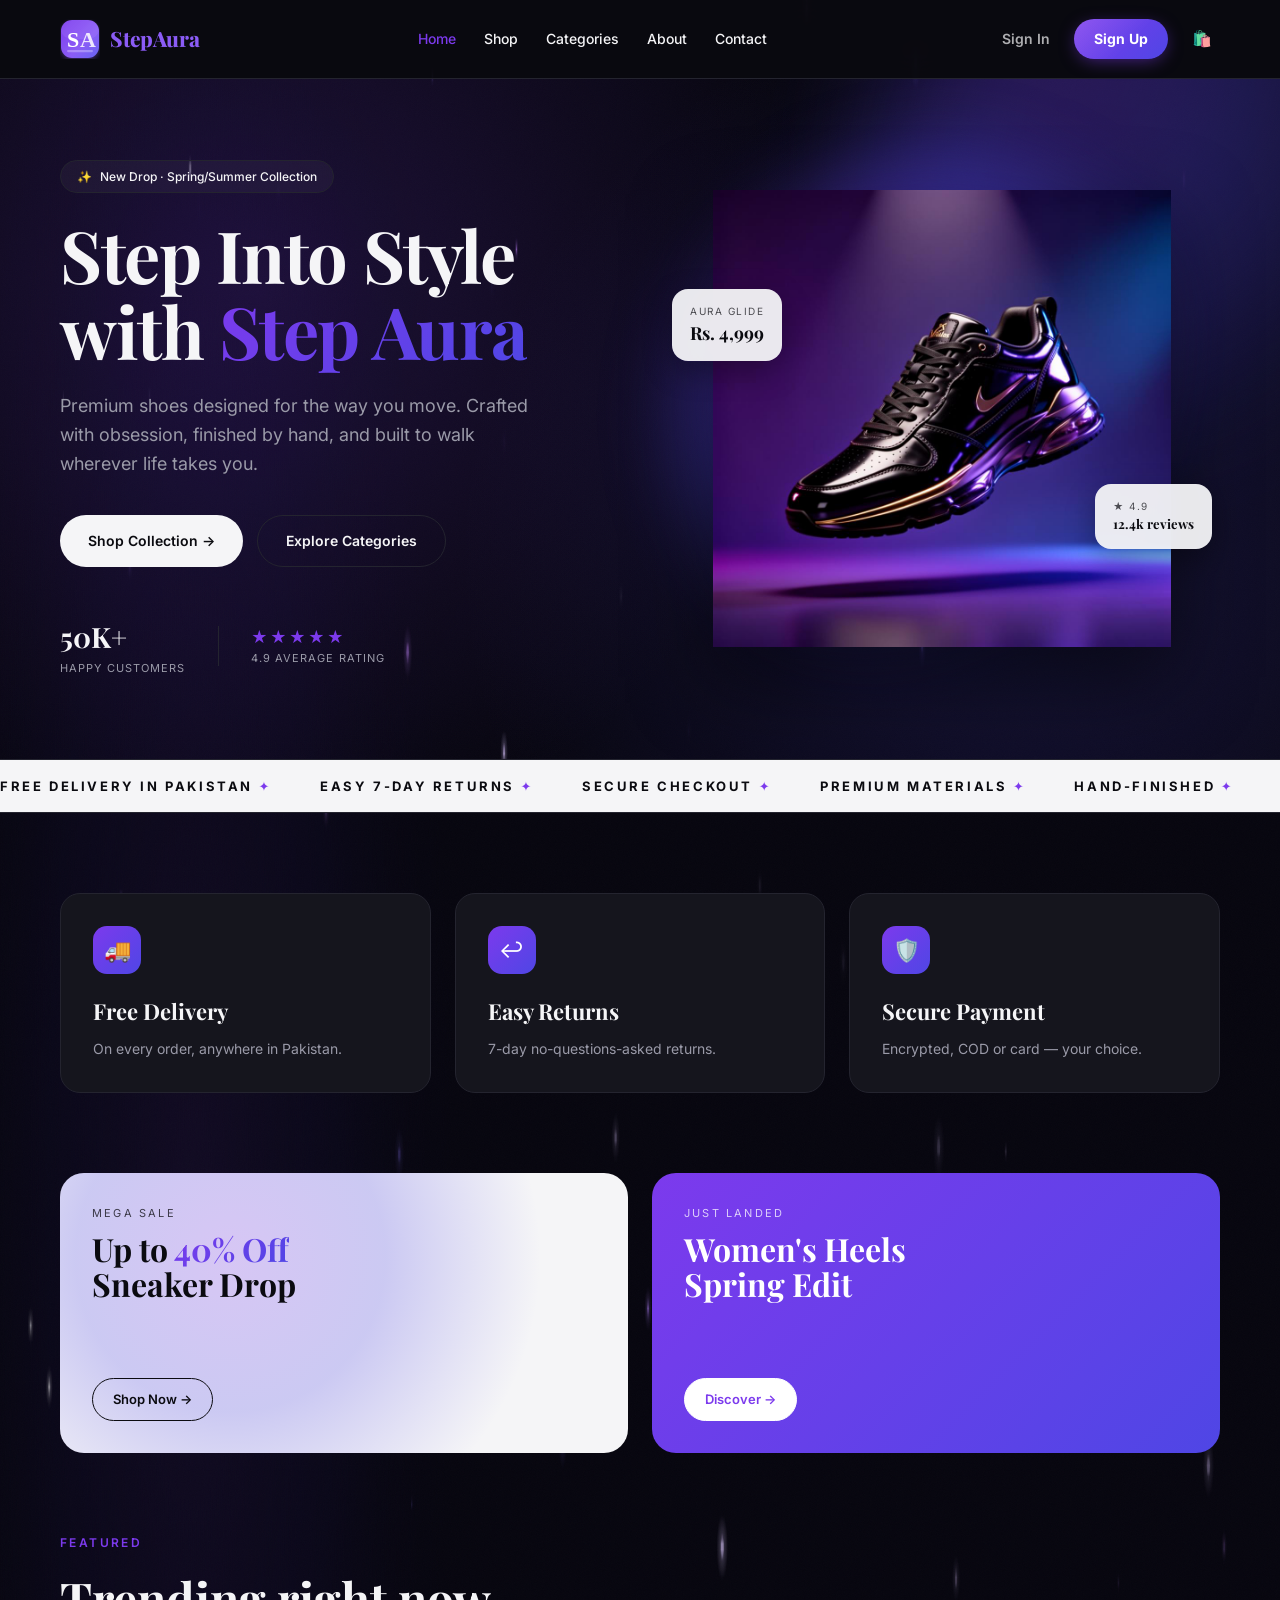
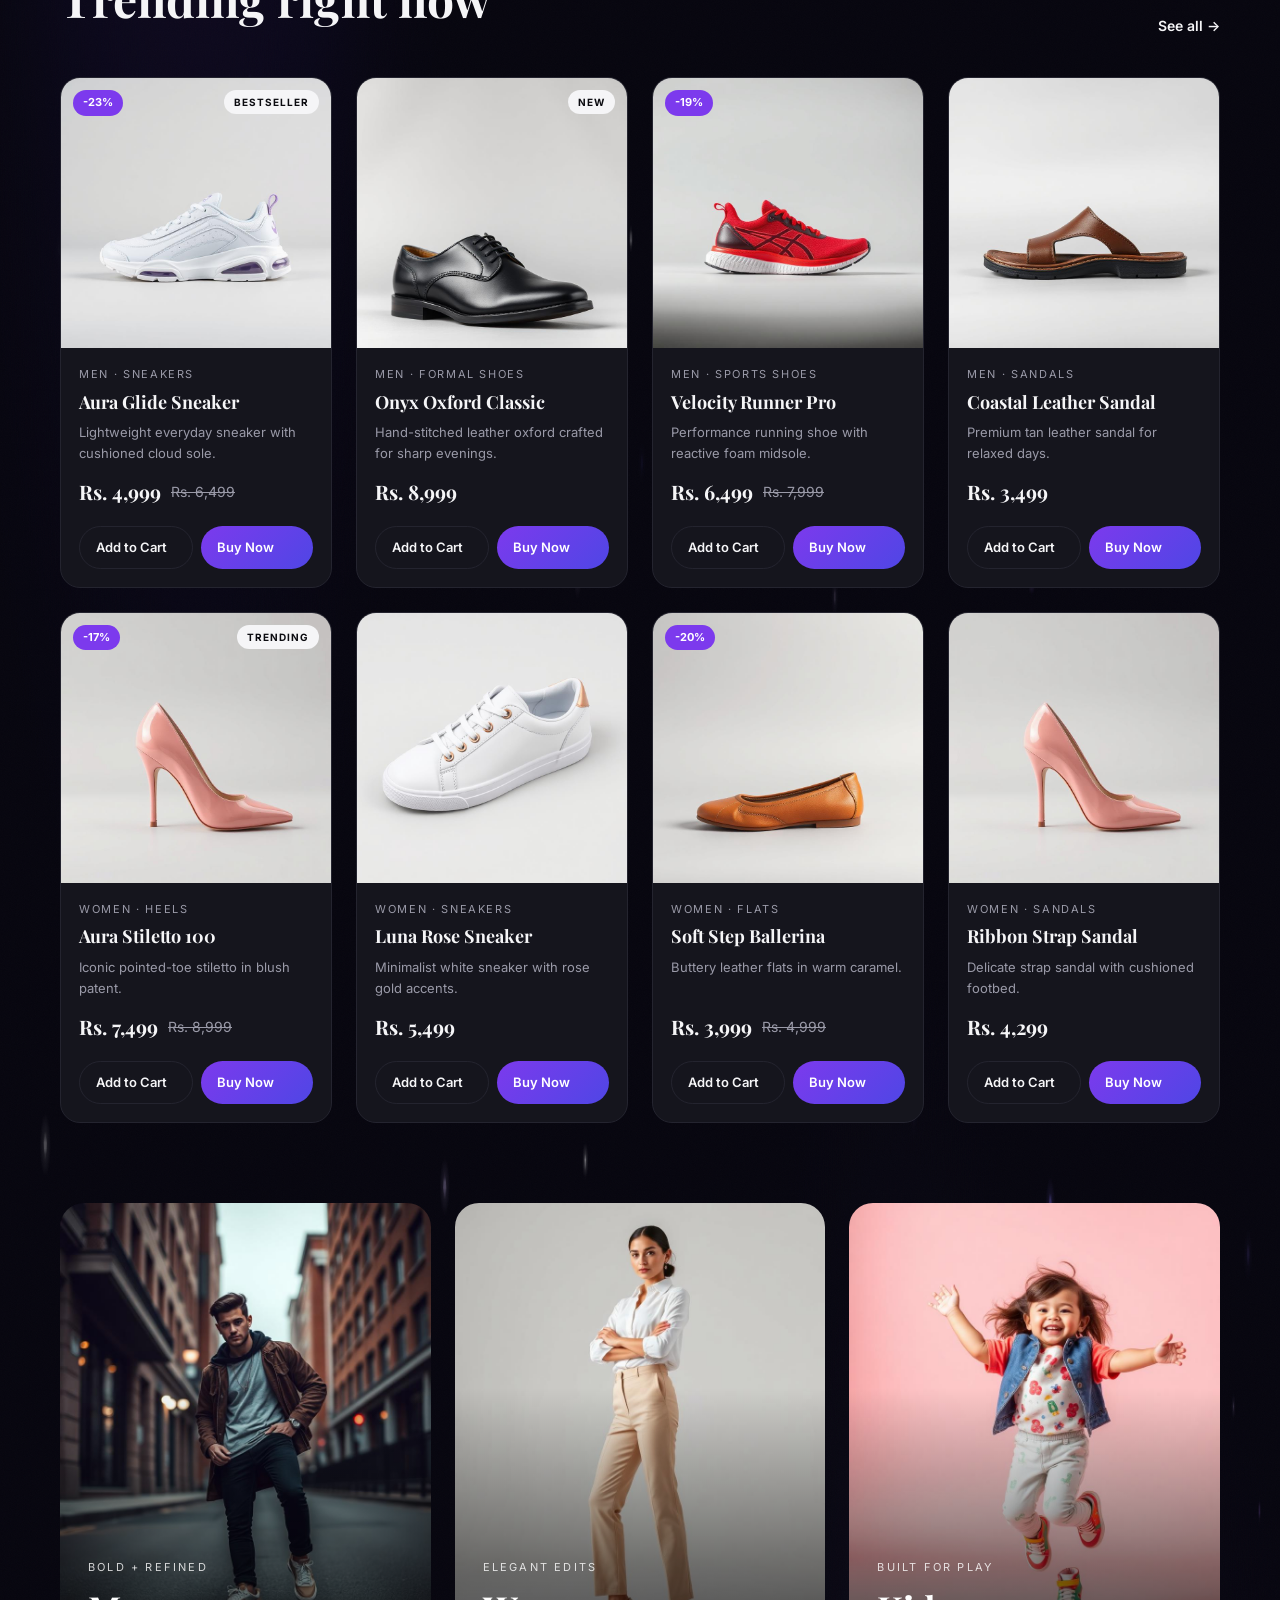
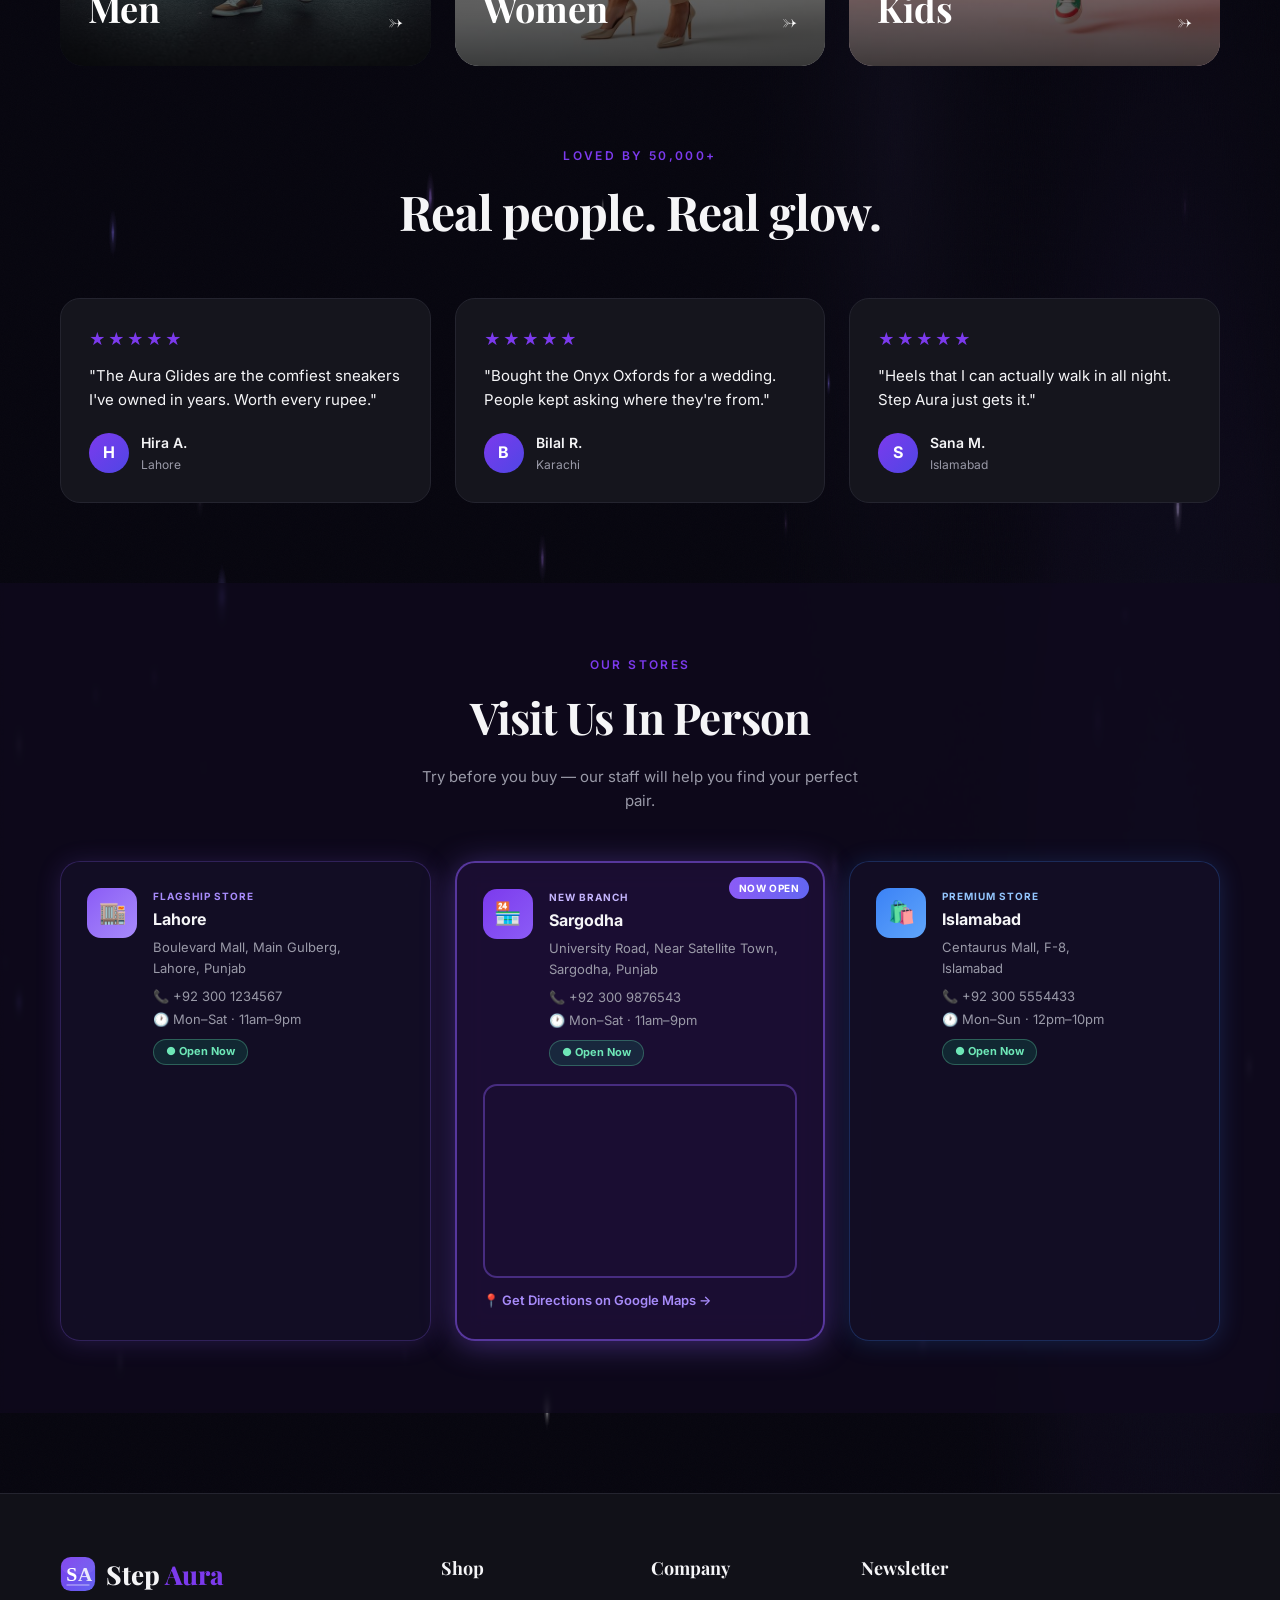
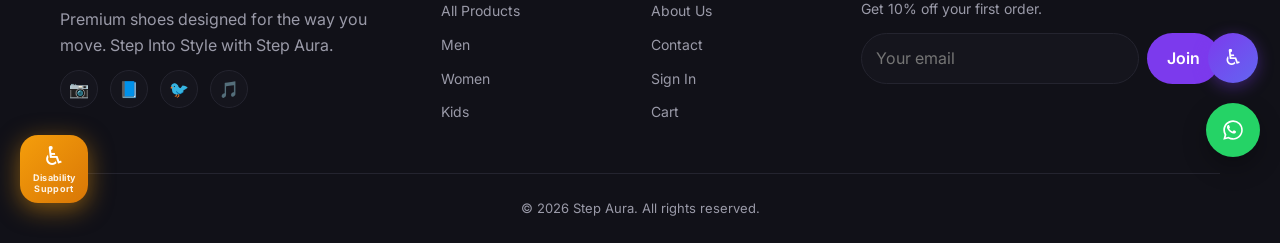
<file: index.html>
<!DOCTYPE html>
<html lang="en">
<head>
  <meta charset="UTF-8" />
  <link rel="icon" type="image/svg+xml" href="favicon.svg" />
  <meta name="viewport" content="width=device-width, initial-scale=1.0" />
  <title>Step Aura — Step Into Style</title>
  <meta name="description" content="Premium shoes for men, women and kids. Free delivery, easy returns and secure payments across Pakistan." />
  <link rel="preconnect" href="https://fonts.googleapis.com">
  <link rel="preconnect" href="https://fonts.gstatic.com" crossorigin>
  <link href="https://fonts.googleapis.com/css2?family=Inter:wght@400;500;600;700&family=Playfair+Display:wght@600;700;800&display=swap" rel="stylesheet">
  <link rel="stylesheet" href="css/styles.css" />
</head>
<body>
  <!-- AURA ANIMATED BACKGROUND -->
  <div id="aura-bg">
    <div class="aura-orb aura-orb-1"></div>
    <div class="aura-orb aura-orb-2"></div>
    <div class="aura-orb aura-orb-3"></div>
    <div class="aura-orb aura-orb-4"></div>
    <div class="aurora-band aurora-band-1"></div>
    <div class="aurora-band aurora-band-2"></div>
    <div class="aurora-band aurora-band-3"></div>
    <canvas id="aura-canvas"></canvas>
    <div id="aura-grain"></div>
  </div>

  <!-- FLOATING SHOE IMAGES IN BACKGROUND -->
  <div id="floatingShoes" style="position:fixed;top:0;left:0;width:100%;height:100%;z-index:-9;pointer-events:none;overflow:hidden;"></div>

  <div id="navbar-mount"></div>

  <!-- HERO -->
  <section class="hero">
    <div class="hero-bg"></div>
    <div class="hero-orb" id="heroOrb"></div>
    <div class="container hero-grid">
      <div class="fade-up">
        <div class="badge-pill">✨ <span>New Drop · Spring/Summer Collection</span></div>
        <h1>Step Into Style with <span class="text-gradient">Step Aura</span></h1>
        <p>Premium shoes designed for the way you move. Crafted with obsession, finished by hand, and built to walk wherever life takes you.</p>
        <div class="hero-actions">
          <a class="btn btn-primary" href="shop.html">Shop Collection →</a>
          <a class="btn btn-outline" href="categories.html">Explore Categories</a>
        </div>
        <div class="hero-stats">
          <div>
            <div class="num">50K+</div>
            <div class="label">Happy customers</div>
          </div>
          <div class="divider-v"></div>
          <div>
            <div class="stars">★★★★★</div>
            <div class="label">4.9 average rating</div>
          </div>
        </div>
      </div>
      <div class="fade-up delay-2">
        <div class="hero-visual">
          <div class="disc"></div>
          <img src="images/hero-shoe.jpg" alt="Step Aura premium sneaker" />
          <div class="glass-card left">
            <div class="lbl">Aura Glide</div>
            <div class="val">Rs. 4,999</div>
          </div>
          <div class="glass-card right">
            <div class="lbl">★ 4.9</div>
            <div class="val" style="font-size:13px;">12.4k reviews</div>
          </div>
        </div>
      </div>
    </div>
  </section>

  <!-- MARQUEE -->
  <div class="marquee">
    <div class="marquee-track" id="marqueeTrack"></div>
  </div>

  <!-- BENEFITS -->
  <section class="section">
    <div class="container">
      <div class="benefits-grid">
        <div class="benefit fade-up"><div class="ico">🚚</div><h3>Free Delivery</h3><p>On every order, anywhere in Pakistan.</p></div>
        <div class="benefit fade-up delay-1"><div class="ico">↩️</div><h3>Easy Returns</h3><p>7-day no-questions-asked returns.</p></div>
        <div class="benefit fade-up delay-2"><div class="ico">🛡️</div><h3>Secure Payment</h3><p>Encrypted, COD or card — your choice.</p></div>
      </div>
    </div>
  </section>

  <!-- PROMO -->
  <section class="container">
    <div class="promo-grid">
      <a class="promo dark" href="shop.html">
        <div class="promo-content">
          <div class="lbl">Mega Sale</div>
          <h3>Up to <span class="text-gradient">40% Off</span><br/>Sneaker Drop</h3>
        </div>
        <span class="pill">Shop Now →</span>
      </a>
      <a class="promo violet" href="categories.html">
        <div class="promo-content">
          <div class="lbl">Just Landed</div>
          <h3>Women's Heels<br/>Spring Edit</h3>
        </div>
        <span class="pill" style="background:#fff; color:var(--primary); border-color:#fff;">Discover →</span>
      </a>
    </div>
  </section>

  <!-- FEATURED -->
  <section class="section">
    <div class="container">
      <div class="section-head">
        <div>
          <div class="uppercase-label">Featured</div>
          <h2>Trending right now</h2>
        </div>
        <a class="see-all" href="shop.html">See all →</a>
      </div>
      <div class="products-grid" id="featuredGrid"></div>
    </div>
  </section>

  <!-- CATEGORIES -->
  <section class="container">
    <div class="cat-grid">
      <a class="cat-card" href="categories.html">
        <img src="images/cat-men.jpg" alt="Men" loading="lazy" />
        <div class="info"><div class="tag">Bold + refined</div><h3>Men <span>→</span></h3></div>
      </a>
      <a class="cat-card" href="categories.html">
        <img src="images/cat-women.jpg" alt="Women" loading="lazy" />
        <div class="info"><div class="tag">Elegant edits</div><h3>Women <span>→</span></h3></div>
      </a>
      <a class="cat-card" href="categories.html">
        <img src="images/cat-kids.jpg" alt="Kids" loading="lazy" />
        <div class="info"><div class="tag">Built for play</div><h3>Kids <span>→</span></h3></div>
      </a>
    </div>
  </section>

  <!-- TESTIMONIALS -->
  <section class="section">
    <div class="container">
      <div style="text-align:center; margin-bottom:48px;">
        <div class="uppercase-label">Loved by 50,000+</div>
        <h2 class="font-display" style="font-size:clamp(32px,4vw,48px); margin-top:8px; font-weight:700;">Real people. Real glow.</h2>
      </div>
      <div class="testimonials-grid">
        <div class="testimonial">
          <div class="stars">★★★★★</div>
          <p>"The Aura Glides are the comfiest sneakers I've owned in years. Worth every rupee."</p>
          <div class="who"><div class="avatar">H</div><div><div class="name">Hira A.</div><div class="city">Lahore</div></div></div>
        </div>
        <div class="testimonial">
          <div class="stars">★★★★★</div>
          <p>"Bought the Onyx Oxfords for a wedding. People kept asking where they're from."</p>
          <div class="who"><div class="avatar">B</div><div><div class="name">Bilal R.</div><div class="city">Karachi</div></div></div>
        </div>
        <div class="testimonial">
          <div class="stars">★★★★★</div>
          <p>"Heels that I can actually walk in all night. Step Aura just gets it."</p>
          <div class="who"><div class="avatar">S</div><div><div class="name">Sana M.</div><div class="city">Islamabad</div></div></div>
        </div>
      </div>
    </div>
  </section>


  <!-- STORE LOCATIONS -->
  <section class="section" style="background:rgba(15,10,30,0.75);padding:72px 0;backdrop-filter:blur(2px);">
    <div class="container">
      <div style="text-align:center;margin-bottom:48px;">
        <div class="uppercase-label">Our Stores</div>
        <h2 class="font-display" style="font-size:clamp(28px,4vw,44px);margin-top:8px;font-weight:700;">Visit Us In Person</h2>
        <p class="muted" style="max-width:460px;margin:12px auto 0;font-size:15px;">Try before you buy — our staff will help you find your perfect pair.</p>
      </div>
      <div style="display:grid;grid-template-columns:repeat(auto-fit,minmax(270px,1fr));gap:24px;">

        <!-- Lahore -->
        <div style="background:rgba(20,15,40,0.82);backdrop-filter:blur(12px);border-radius:20px;padding:26px;box-shadow:0 2px 24px rgba(139,92,246,.2);border:1px solid rgba(139,92,246,.25);display:flex;gap:16px;align-items:flex-start;">
          <div style="width:50px;height:50px;border-radius:14px;background:linear-gradient(135deg,#8b5cf6,#a78bfa);display:flex;align-items:center;justify-content:center;font-size:22px;flex-shrink:0;">🏬</div>
          <div>
            <div style="font-size:10px;font-weight:700;letter-spacing:.1em;text-transform:uppercase;color:#a78bfa;margin-bottom:3px;">Flagship Store</div>
            <h4 style="font-size:16px;font-weight:700;color:#f5f5f7;margin:0 0 5px;">Lahore</h4>
            <p style="font-size:13px;color:#9a9aa8;line-height:1.6;margin:0;">Boulevard Mall, Main Gulberg,<br/>Lahore, Punjab</p>
            <p style="font-size:13px;color:#9a9aa8;margin:7px 0 2px;"><strong style="color:#c4b5fd;">📞</strong> +92 300 1234567</p>
            <p style="font-size:13px;color:#9a9aa8;margin:0;"><strong style="color:#c4b5fd;">🕐</strong> Mon–Sat · 11am–9pm</p>
            <span style="display:inline-block;margin-top:10px;padding:3px 12px;background:rgba(16,185,129,.15);color:#6ee7b7;border:1px solid rgba(110,231,183,.3);border-radius:20px;font-size:11px;font-weight:700;">● Open Now</span>
          </div>
        </div>

        <!-- Sargodha — highlighted -->
        <div style="background:rgba(30,15,55,0.85);backdrop-filter:blur(14px);border-radius:20px;padding:26px;box-shadow:0 4px 32px rgba(139,92,246,.4);border:2px solid rgba(139,92,246,.55);position:relative;overflow:hidden;">
          <div style="position:absolute;top:14px;right:14px;background:linear-gradient(90deg,#8b5cf6,#6366f1);color:#fff;font-size:10px;font-weight:700;padding:3px 10px;border-radius:20px;letter-spacing:.06em;">NOW OPEN</div>
          <div style="display:flex;gap:16px;align-items:flex-start;">
            <div style="width:50px;height:50px;border-radius:14px;background:linear-gradient(135deg,#7c3aed,#8b5cf6);display:flex;align-items:center;justify-content:center;font-size:22px;flex-shrink:0;">🏪</div>
            <div>
              <div style="font-size:10px;font-weight:700;letter-spacing:.1em;text-transform:uppercase;color:#c4b5fd;margin-bottom:3px;">New Branch</div>
              <h4 style="font-size:16px;font-weight:700;color:#f5f5f7;margin:0 0 5px;">Sargodha</h4>
              <p style="font-size:13px;color:#9a9aa8;line-height:1.6;margin:0;">University Road, Near Satellite Town,<br/>Sargodha, Punjab</p>
              <p style="font-size:13px;color:#9a9aa8;margin:7px 0 2px;"><strong style="color:#c4b5fd;">📞</strong> +92 300 9876543</p>
              <p style="font-size:13px;color:#9a9aa8;margin:0;"><strong style="color:#c4b5fd;">🕐</strong> Mon–Sat · 11am–9pm</p>
              <span style="display:inline-block;margin-top:10px;padding:3px 12px;background:rgba(16,185,129,.15);color:#6ee7b7;border:1px solid rgba(110,231,183,.3);border-radius:20px;font-size:11px;font-weight:700;">● Open Now</span>
            </div>
          </div>
          <div style="margin-top:18px;border-radius:14px;overflow:hidden;border:2px solid rgba(139,92,246,.4);">
            <iframe
              src="https://www.openstreetmap.org/export/embed.html?bbox=72.6400%2C32.0650%2C72.6900%2C32.1050&layer=mapnik&marker=32.0836%2C72.6619"
              width="100%" height="190" style="display:block;border:0;"
              title="Sargodha Store Location">
            </iframe>
          </div>
          <a href="https://www.google.com/maps/search/Satellite+Town+Sargodha+Punjab/@32.0836,72.6619,15z" target="_blank" rel="noopener"
            style="display:inline-flex;align-items:center;gap:6px;margin-top:12px;font-size:13px;font-weight:600;color:#a78bfa;transition:opacity .2s;"
            onmouseover="this.style.opacity='.7'" onmouseout="this.style.opacity='1'">
            📍 Get Directions on Google Maps →
          </a>
        </div>

        <!-- Islamabad -->
        <div style="background:rgba(20,15,40,0.82);backdrop-filter:blur(12px);border-radius:20px;padding:26px;box-shadow:0 2px 24px rgba(59,130,246,.2);border:1px solid rgba(59,130,246,.25);display:flex;gap:16px;align-items:flex-start;">
          <div style="width:50px;height:50px;border-radius:14px;background:linear-gradient(135deg,#3b82f6,#60a5fa);display:flex;align-items:center;justify-content:center;font-size:22px;flex-shrink:0;">🛍️</div>
          <div>
            <div style="font-size:10px;font-weight:700;letter-spacing:.1em;text-transform:uppercase;color:#93c5fd;margin-bottom:3px;">Premium Store</div>
            <h4 style="font-size:16px;font-weight:700;color:#f5f5f7;margin:0 0 5px;">Islamabad</h4>
            <p style="font-size:13px;color:#9a9aa8;line-height:1.6;margin:0;">Centaurus Mall, F-8,<br/>Islamabad</p>
            <p style="font-size:13px;color:#9a9aa8;margin:7px 0 2px;"><strong style="color:#93c5fd;">📞</strong> +92 300 5554433</p>
            <p style="font-size:13px;color:#9a9aa8;margin:0;"><strong style="color:#93c5fd;">🕐</strong> Mon–Sun · 12pm–10pm</p>
            <span style="display:inline-block;margin-top:10px;padding:3px 12px;background:rgba(16,185,129,.15);color:#6ee7b7;border:1px solid rgba(110,231,183,.3);border-radius:20px;font-size:11px;font-weight:700;">● Open Now</span>
          </div>
        </div>

      </div>
    </div>
  </section>

  <div id="footer-mount"></div>

  <script src="js/data.js"></script>
  <script src="js/app.js"></script>
  <script>
    mountShell("home");
    // Featured products
    document.getElementById("featuredGrid").innerHTML =
      PRODUCTS.slice(0, 8).map(productCardHTML).join("");
    // Marquee
    const items = ["Free Delivery in Pakistan", "Easy 7-Day Returns", "Secure Checkout", "Premium Materials", "Hand-finished", "Limited Drops"];
    const dup = [...items, ...items, ...items];
    document.getElementById("marqueeTrack").innerHTML =
      dup.map(t => `<span>${t} <span class="dot">✦</span></span>`).join("");
    // Hero orb parallax
    const orb = document.getElementById("heroOrb");
    window.addEventListener("mousemove", (e) => {
      const x = (e.clientX / window.innerWidth - 0.5) * 30;
      const y = (e.clientY / window.innerHeight - 0.5) * 30;
      orb.style.transform = `translate(${x}px, ${y}px)`;
    });
  </script>

  <!-- ===== BACKGROUND ANIMATION ===== -->
  <style>
    @keyframes floatShoeA {
      0%   { transform: translateY(0)   rotate(-15deg) scale(0.9); opacity:0; }
      7%   { opacity: 0.18; }
      93%  { opacity: 0.18; }
      100% { transform: translateY(-110vh) rotate(20deg)  scale(0.9); opacity:0; }
    }
    @keyframes floatShoeB {
      0%   { transform: translateY(0)   rotate(12deg) scale(1.1); opacity:0; }
      7%   { opacity: 0.14; }
      93%  { opacity: 0.14; }
      100% { transform: translateY(-110vh) rotate(-18deg) scale(1.1); opacity:0; }
    }
    @keyframes floatShoeC {
      0%   { transform: translateY(0)   rotate(-5deg)  scale(0.8); opacity:0; }
      7%   { opacity: 0.20; }
      93%  { opacity: 0.20; }
      100% { transform: translateY(-110vh) rotate(30deg)  scale(0.8); opacity:0; }
    }
    @keyframes floatShoeD {
      0%   { transform: translateY(0)   rotate(22deg)  scale(1.0); opacity:0; }
      7%   { opacity: 0.12; }
      93%  { opacity: 0.12; }
      100% { transform: translateY(-110vh) rotate(-10deg) scale(1.0); opacity:0; }
    }
    .bg-shoe {
      position: absolute;
      border-radius: 14px;
      object-fit: cover;
      pointer-events: none;
      filter: brightness(0.25) saturate(0.5) blur(0.4px);
    }
  </style>
  <script>
    /* ---- Floating shoe images ---- */
    window.addEventListener('DOMContentLoaded', function() {
      const container = document.getElementById('floatingShoes');
      if (!container) return;

      const shoes = [
        'images/shoe-1.jpg','images/shoe-2.jpg','images/shoe-3.jpg',
        'images/shoe-4.jpg','images/shoe-5.jpg','images/shoe-6.jpg',
        'images/shoe-7.jpg','images/shoe-8.jpg','images/shoe-9.jpg',
        'images/hero-shoe.jpg','images/cat-men.jpg','images/cat-women.jpg'
      ];
      const anims = ['floatShoeA','floatShoeB','floatShoeC','floatShoeD'];
      const COUNT = 20;

      for (let i = 0; i < COUNT; i++) {
        const img = document.createElement('img');
        img.src  = shoes[i % shoes.length];
        img.className = 'bg-shoe';
        const size  = Math.round(70 + Math.random() * 130);
        const left  = Math.round(Math.random() * 93);
        const dur   = (16 + Math.random() * 20).toFixed(1);
        const delay = -(Math.random() * parseFloat(dur)).toFixed(1);
        const anim  = anims[i % anims.length];

        img.style.width       = size + 'px';
        img.style.height      = size + 'px';
        img.style.left        = left + '%';
        img.style.bottom      = '-' + size + 'px';
        img.style.animation   = `${anim} ${dur}s linear ${delay}s infinite`;

        container.appendChild(img);
      }
    });
  </script>
  <script src="js/aura-bg.js"></script>
</body>
</html>
</file>
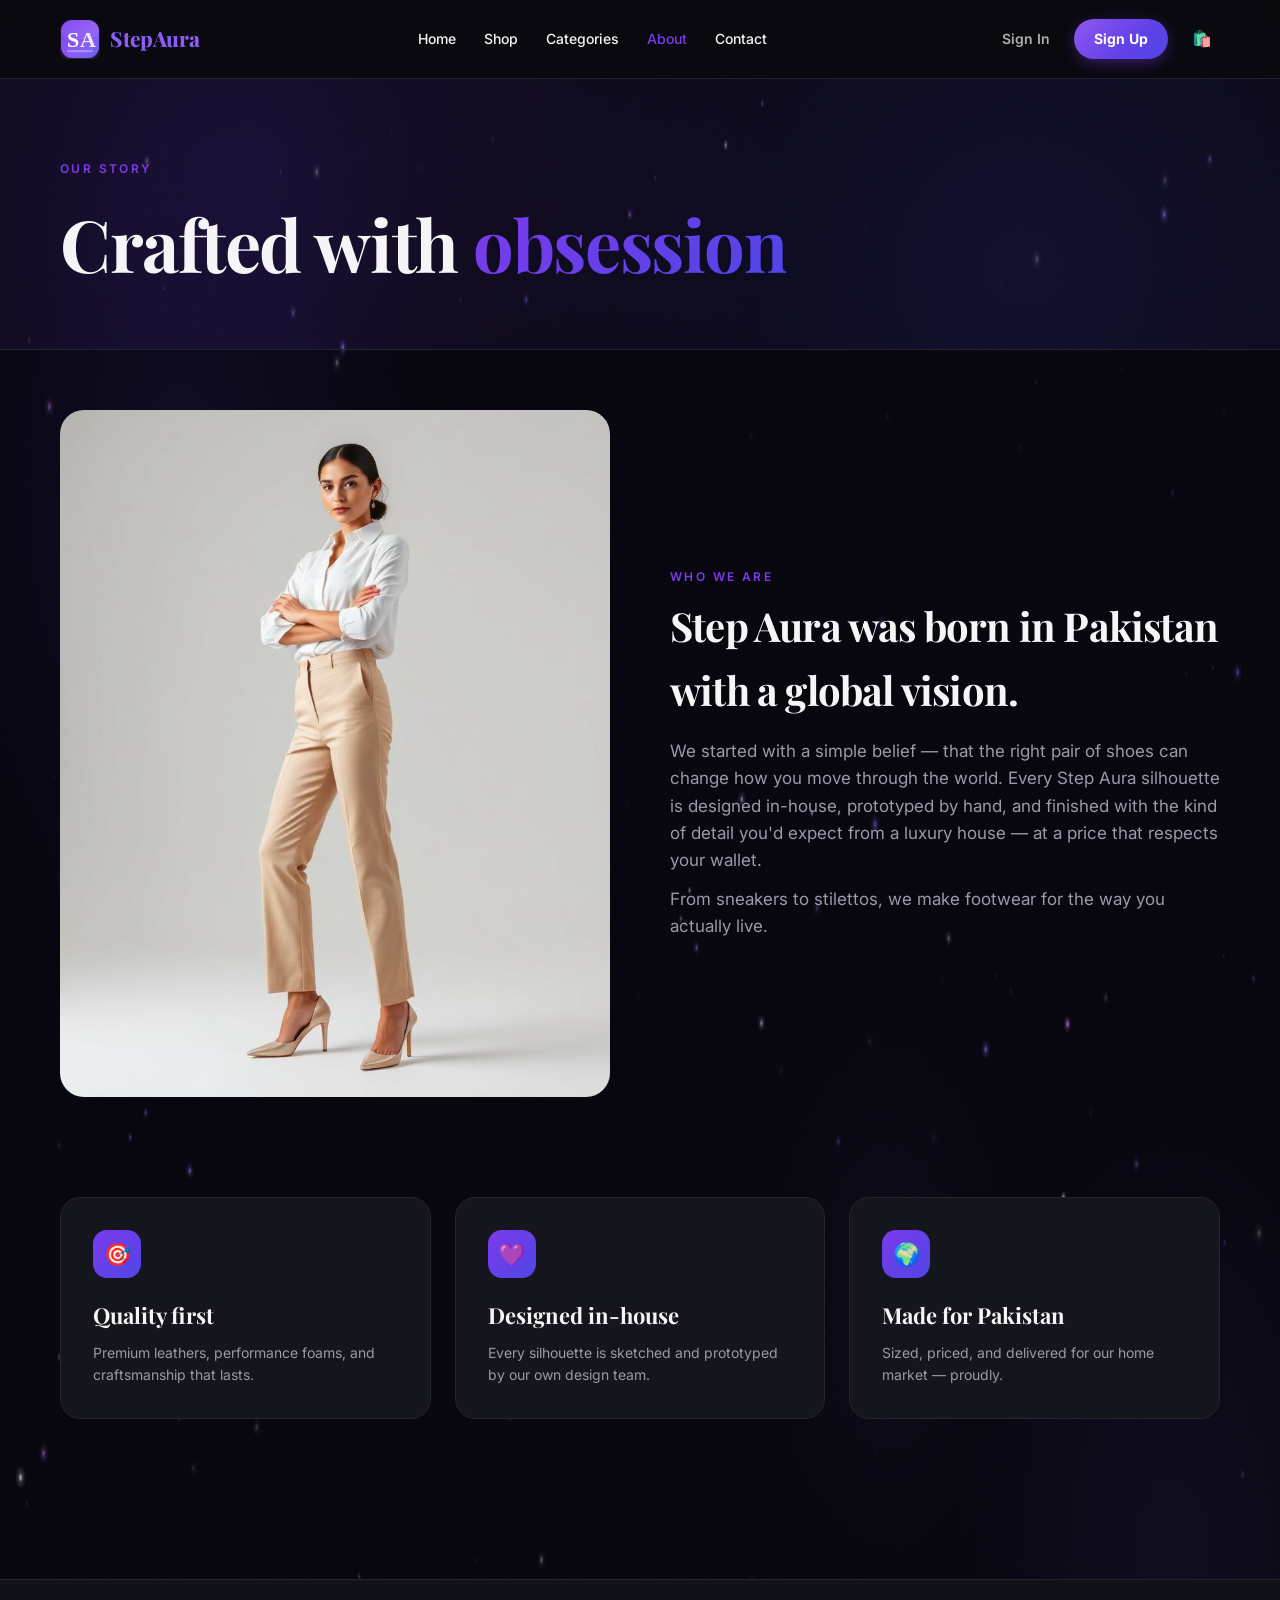
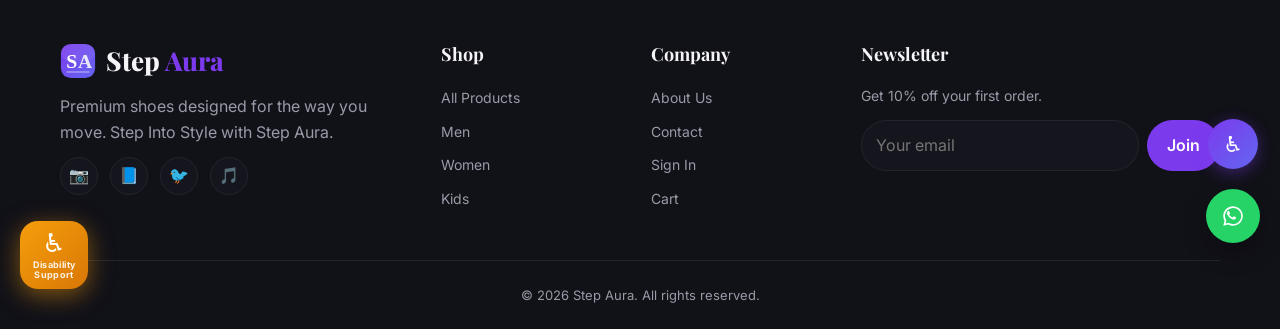
<file: about.html>
<!DOCTYPE html>
<html lang="en">
<head>
  <meta charset="UTF-8" />
  <link rel="icon" type="image/svg+xml" href="favicon.svg" />
  <meta name="viewport" content="width=device-width, initial-scale=1.0" />
  <title>About — Step Aura</title>
  <meta name="description" content="The story behind Step Aura — premium shoes crafted with obsession." />
  <link rel="preconnect" href="https://fonts.googleapis.com">
  <link rel="preconnect" href="https://fonts.gstatic.com" crossorigin>
  <link href="https://fonts.googleapis.com/css2?family=Inter:wght@400;500;600;700&family=Playfair+Display:wght@600;700;800&display=swap" rel="stylesheet">
  <link rel="stylesheet" href="css/styles.css" />
</head>
<body>
  <div id="aura-bg">
    <div class="aura-orb aura-orb-1"></div>
    <div class="aura-orb aura-orb-2"></div>
    <div class="aura-orb aura-orb-3"></div>
    <div class="aura-orb aura-orb-4"></div>
    <div class="aurora-band aurora-band-1"></div>
    <div class="aurora-band aurora-band-2"></div>
    <div class="aurora-band aurora-band-3"></div>
    <canvas id="aura-canvas"></canvas>
    <div id="aura-grain"></div>
  </div>

  <div id="navbar-mount"></div>

  <header class="page-head">
    <div class="container">
      <div class="uppercase-label">Our Story</div>
      <h1>Crafted with <span class="text-gradient">obsession</span></h1>
    </div>
  </header>

  <main class="container">
    <section class="about-grid">
      <img src="images/cat-women.jpg" alt="Step Aura craftsmanship" loading="lazy" />
      <div>
        <div class="uppercase-label">Who we are</div>
        <h2 class="font-display" style="font-size:40px; margin-top:8px;">Step Aura was born in Pakistan with a global vision.</h2>
        <p class="muted" style="margin-top:16px; font-size:17px;">We started with a simple belief — that the right pair of shoes can change how you move through the world. Every Step Aura silhouette is designed in-house, prototyped by hand, and finished with the kind of detail you'd expect from a luxury house — at a price that respects your wallet.</p>
        <p class="muted" style="margin-top:12px; font-size:17px;">From sneakers to stilettos, we make footwear for the way you actually live.</p>
      </div>
    </section>

    <section class="values">
      <div class="benefit"><div class="ico">🎯</div><h3>Quality first</h3><p>Premium leathers, performance foams, and craftsmanship that lasts.</p></div>
      <div class="benefit"><div class="ico">💜</div><h3>Designed in-house</h3><p>Every silhouette is sketched and prototyped by our own design team.</p></div>
      <div class="benefit"><div class="ico">🌍</div><h3>Made for Pakistan</h3><p>Sized, priced, and delivered for our home market — proudly.</p></div>
    </section>
  </main>

  <div id="footer-mount"></div>

  <script src="js/data.js"></script>
  <script src="js/app.js"></script>
  <script>mountShell("about");</script>
  <script src="js/aura-bg.js"></script>
</body>
</html>
</file>
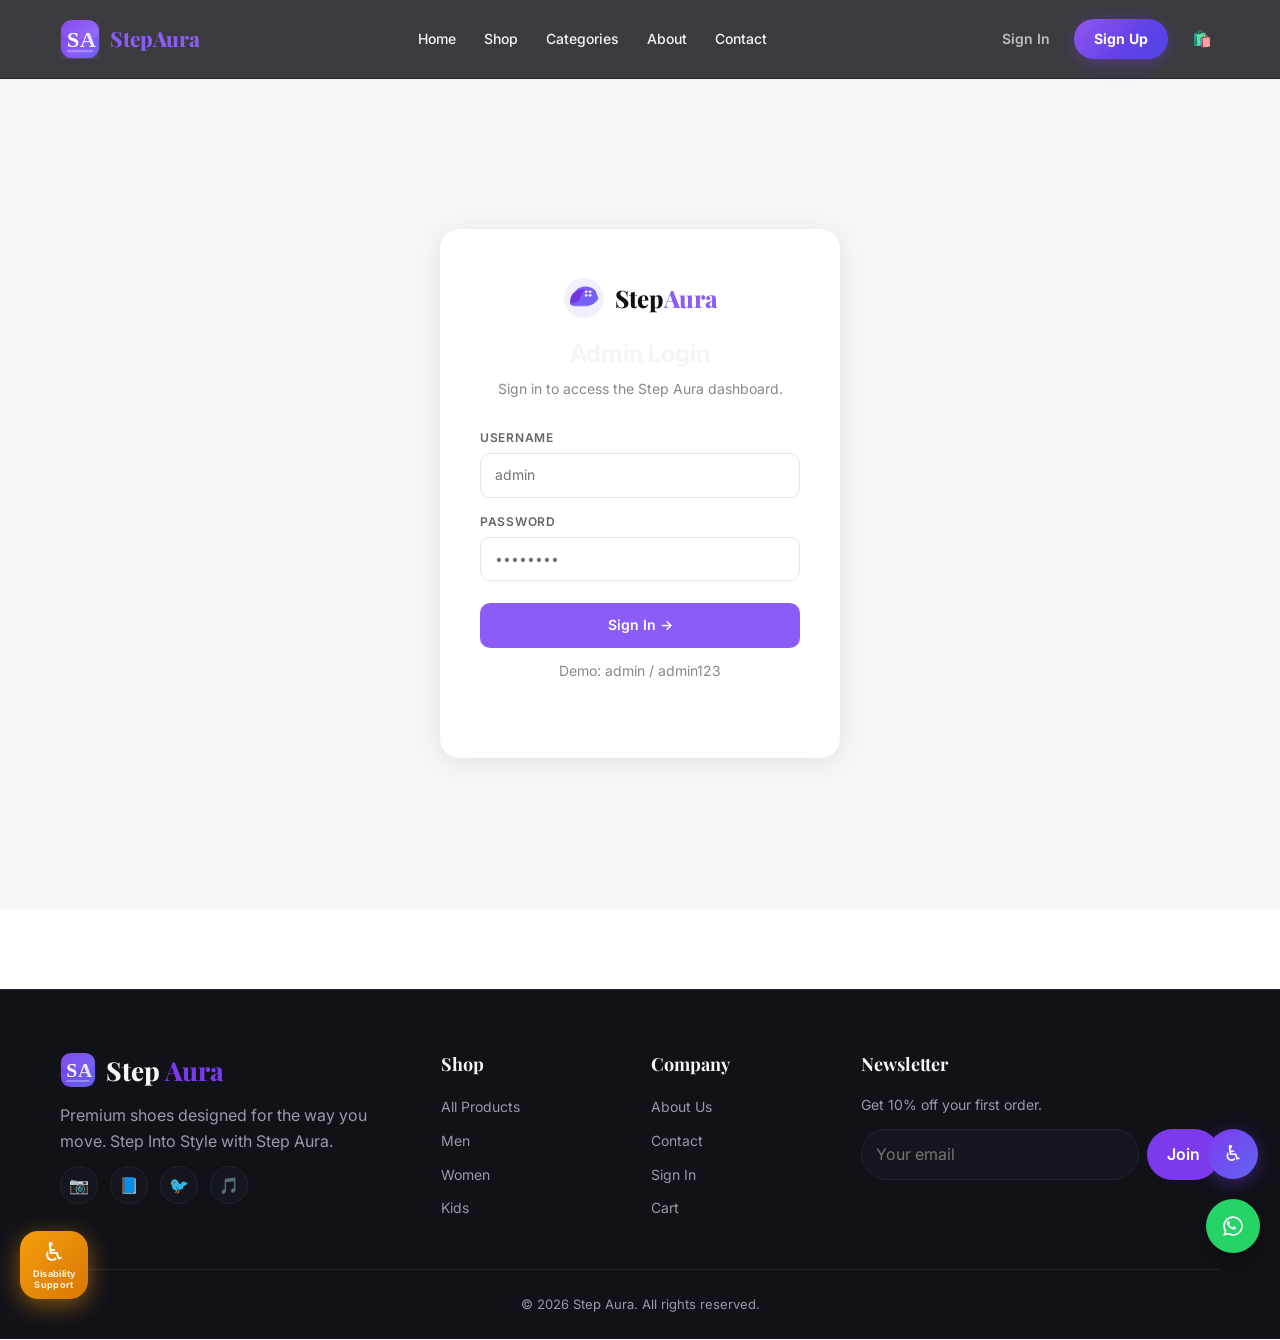
<file: admin.html>
<!DOCTYPE html>
<html lang="en">
<head>
  <meta charset="UTF-8" />
  <link rel="icon" type="image/svg+xml" href="favicon.svg" />
  <meta name="viewport" content="width=device-width, initial-scale=1.0" />
  <title>Admin Panel — Step Aura</title>
  <link rel="preconnect" href="https://fonts.googleapis.com">
  <link rel="preconnect" href="https://fonts.gstatic.com" crossorigin>
  <link href="https://fonts.googleapis.com/css2?family=Inter:wght@400;500;600;700&family=Playfair+Display:wght@600;700;800&display=swap" rel="stylesheet">
  <link rel="stylesheet" href="css/styles.css" />
  <style>
    /* ── Admin layout ────────────────────────────────────────── */
    .admin-wrap {
      display: flex;
      min-height: calc(100vh - 70px);
      background: #f6f6f9;
    }
    /* Sidebar */
    .admin-sidebar {
      width: 240px;
      flex-shrink: 0;
      background: #0f0f14;
      padding: 32px 0;
      display: flex;
      flex-direction: column;
      gap: 4px;
      position: sticky;
      top: 70px;
      height: calc(100vh - 70px);
      overflow-y: auto;
    }
    .sidebar-label {
      font-size: 10px;
      letter-spacing: .12em;
      text-transform: uppercase;
      color: #555;
      padding: 18px 24px 6px;
      font-weight: 600;
    }
    .sidebar-item {
      display: flex;
      align-items: center;
      gap: 12px;
      padding: 11px 24px;
      font-size: 14px;
      font-weight: 500;
      color: #aaa;
      cursor: pointer;
      border-left: 3px solid transparent;
      transition: all .2s;
      text-decoration: none;
    }
    .sidebar-item:hover, .sidebar-item.active {
      background: rgba(139,92,246,.12);
      color: #c4b5fd;
      border-left-color: #8b5cf6;
    }
    .sidebar-item .ico { font-size: 18px; }

    /* Main */
    .admin-main {
      flex: 1;
      padding: 36px 40px;
      max-width: 100%;
      overflow-x: auto;
    }
    .admin-title {
      font-size: 26px;
      font-weight: 700;
      color: #111;
      margin-bottom: 6px;
    }
    .admin-sub { color: #888; font-size: 14px; margin-bottom: 32px; }

    /* Stat cards */
    .stats-row {
      display: grid;
      grid-template-columns: repeat(auto-fit, minmax(200px, 1fr));
      gap: 20px;
      margin-bottom: 36px;
    }
    .stat-card {
      background: #fff;
      border-radius: 16px;
      padding: 24px 28px;
      display: flex;
      flex-direction: column;
      gap: 8px;
      box-shadow: 0 1px 4px rgba(0,0,0,.07);
      border: 1px solid #eee;
      position: relative;
      overflow: hidden;
    }
    .stat-card::before {
      content: '';
      position: absolute;
      top: 0; left: 0; right: 0;
      height: 3px;
      border-radius: 16px 16px 0 0;
    }
    .stat-card.purple::before { background: linear-gradient(90deg,#8b5cf6,#a78bfa); }
    .stat-card.blue::before   { background: linear-gradient(90deg,#3b82f6,#60a5fa); }
    .stat-card.green::before  { background: linear-gradient(90deg,#10b981,#34d399); }
    .stat-card.amber::before  { background: linear-gradient(90deg,#f59e0b,#fbbf24); }
    .stat-ico { font-size: 28px; }
    .stat-val { font-size: 32px; font-weight: 700; color: #111; line-height: 1; }
    .stat-lbl { font-size: 13px; color: #888; font-weight: 500; }
    .stat-delta { font-size: 12px; font-weight: 600; color: #10b981; }
    .stat-delta.neg { color: #ef4444; }

    /* Section card */
    .card {
      background: #fff;
      border-radius: 16px;
      border: 1px solid #eee;
      box-shadow: 0 1px 4px rgba(0,0,0,.06);
      margin-bottom: 28px;
      overflow: hidden;
    }
    .card-head {
      display: flex;
      align-items: center;
      justify-content: space-between;
      padding: 20px 28px;
      border-bottom: 1px solid #f0f0f0;
    }
    .card-head h3 { font-size: 17px; font-weight: 700; color: #111; }
    .card-head .btn-sm {
      font-size: 13px;
      padding: 7px 16px;
      border-radius: 8px;
      background: #8b5cf6;
      color: #fff;
      border: none;
      cursor: pointer;
      font-weight: 600;
      transition: background .2s;
    }
    .card-head .btn-sm:hover { background: #7c3aed; }

    /* Table */
    .admin-table { width: 100%; border-collapse: collapse; }
    .admin-table th {
      text-align: left;
      font-size: 11px;
      letter-spacing: .08em;
      text-transform: uppercase;
      color: #999;
      font-weight: 600;
      padding: 12px 28px;
      background: #fafafa;
      border-bottom: 1px solid #f0f0f0;
    }
    .admin-table td {
      padding: 14px 28px;
      font-size: 14px;
      color: #333;
      border-bottom: 1px solid #f8f8f8;
      vertical-align: middle;
    }
    .admin-table tr:last-child td { border-bottom: none; }
    .admin-table tr:hover td { background: #faf9ff; }
    .prod-thumb {
      width: 44px; height: 44px;
      object-fit: cover;
      border-radius: 10px;
      border: 1px solid #eee;
    }
    .badge {
      display: inline-block;
      padding: 3px 10px;
      border-radius: 20px;
      font-size: 11px;
      font-weight: 600;
    }
    .badge-green { background: #d1fae5; color: #065f46; }
    .badge-purple { background: #ede9fe; color: #5b21b6; }
    .badge-amber { background: #fef3c7; color: #92400e; }
    .badge-red { background: #fee2e2; color: #991b1b; }
    .badge-blue { background: #dbeafe; color: #1e40af; }

    /* Action buttons */
    .action-btns { display: flex; gap: 8px; }
    .btn-icon-sm {
      background: none;
      border: 1px solid #e5e5e5;
      border-radius: 8px;
      padding: 5px 10px;
      cursor: pointer;
      font-size: 14px;
      transition: all .2s;
    }
    .btn-icon-sm:hover { border-color: #8b5cf6; background: #faf5ff; }

    /* Orders */
    .order-status { display: flex; align-items: center; gap: 6px; }
    .dot { width: 8px; height: 8px; border-radius: 50%; flex-shrink: 0; }
    .dot-green { background: #10b981; }
    .dot-amber { background: #f59e0b; }
    .dot-blue  { background: #3b82f6; }
    .dot-red   { background: #ef4444; }

    /* Locations */
    .location-grid { display: grid; grid-template-columns: 1fr 1fr; gap: 20px; padding: 24px 28px; }
    .loc-card {
      border: 1px solid #e5e5e5;
      border-radius: 14px;
      padding: 20px;
      display: flex;
      gap: 16px;
      align-items: flex-start;
    }
    .loc-ico { font-size: 28px; flex-shrink: 0; }
    .loc-card h4 { font-size: 15px; font-weight: 700; color: #111; margin-bottom: 4px; }
    .loc-card p { font-size: 13px; color: #888; line-height: 1.5; margin: 0; }
    .loc-card .status { margin-top: 8px; }

    /* Add product form */
    .form-grid { display: grid; grid-template-columns: 1fr 1fr; gap: 16px; padding: 24px 28px; }
    .form-grid .full { grid-column: 1/-1; }
    .field label { display: block; font-size: 12px; font-weight: 600; color: #666; margin-bottom: 6px; text-transform: uppercase; letter-spacing: .06em; }
    .field input, .field select, .field textarea {
      width: 100%; padding: 10px 14px; border-radius: 10px;
      border: 1.5px solid #e5e5e5; font-size: 14px;
      background: #fff; color: #111; transition: border-color .2s;
      font-family: inherit; box-sizing: border-box;
    }
    .field input:focus, .field select:focus, .field textarea:focus {
      outline: none; border-color: #8b5cf6;
    }
    .form-actions { padding: 0 28px 24px; display: flex; gap: 12px; }
    .btn-primary-admin {
      background: #8b5cf6; color: #fff; border: none;
      padding: 11px 24px; border-radius: 10px; font-size: 14px;
      font-weight: 600; cursor: pointer; transition: background .2s;
    }
    .btn-primary-admin:hover { background: #7c3aed; }
    .btn-secondary-admin {
      background: #fff; color: #555; border: 1.5px solid #e5e5e5;
      padding: 11px 24px; border-radius: 10px; font-size: 14px;
      font-weight: 600; cursor: pointer;
    }

    /* Login gate */
    #adminGate {
      display: flex; align-items: center; justify-content: center;
      min-height: calc(100vh - 70px);
      background: #f6f6f9;
    }
    .login-box {
      background: #fff; border-radius: 20px; padding: 48px 40px;
      max-width: 400px; width: 100%; text-align: center;
      box-shadow: 0 4px 24px rgba(0,0,0,.08);
    }
    .login-box .admin-ico { font-size: 48px; margin-bottom: 12px; }
    .login-box h2 { font-size: 24px; font-weight: 700; margin-bottom: 4px; }
    .login-box p { color: #888; font-size: 14px; margin-bottom: 28px; }
    .login-box .field { margin-bottom: 14px; text-align: left; }
    .login-hint { font-size: 12px; color: #aaa; margin-top: 12px; }

    /* Tabs */
    .tab-bar { display: flex; gap: 4px; padding: 20px 28px 0; border-bottom: 1px solid #f0f0f0; }
    .tab-btn {
      padding: 10px 18px; border-radius: 8px 8px 0 0; font-size: 14px;
      font-weight: 600; cursor: pointer; border: none; background: none; color: #888;
      border-bottom: 3px solid transparent; transition: all .2s;
    }
    .tab-btn.active { color: #8b5cf6; border-bottom-color: #8b5cf6; background: #faf5ff; }

    /* Section toggle */
    .section-body { display: none; }
    .section-body.visible { display: block; }

    /* Chart bar */
    .mini-chart { display: flex; align-items: flex-end; gap: 5px; height: 60px; padding: 20px 28px 0; }
    .bar {
      flex: 1; border-radius: 6px 6px 0 0;
      background: linear-gradient(180deg,#8b5cf6,#a78bfa);
      opacity: .85; transition: opacity .2s; cursor: default;
      position: relative;
    }
    .bar:hover { opacity: 1; }

    @media(max-width:768px) {
      .admin-sidebar { width: 56px; overflow: hidden; }
      .sidebar-item span, .sidebar-label { display: none; }
      .admin-main { padding: 20px 16px; }
      .location-grid, .form-grid { grid-template-columns: 1fr; }
    }
  </style>
</head>
<body>
  <div id="navbar-mount"></div>

  <!-- LOGIN GATE -->
  <div id="adminGate">
    <div class="login-box">
      <div style="display:flex;align-items:center;justify-content:center;gap:10px;margin-bottom:16px;">
        <svg width="42" height="42" viewBox="0 0 40 40" fill="none" xmlns="http://www.w3.org/2000/svg">
          <defs><linearGradient id="lgA" x1="0" y1="0" x2="40" y2="40" gradientUnits="userSpaceOnUse">
            <stop offset="0%" stop-color="#8b5cf6"/><stop offset="100%" stop-color="#6366f1"/>
          </linearGradient></defs>
          <circle cx="20" cy="20" r="19" fill="url(#lgA)" opacity="0.1"/>
          <path d="M7 26 Q6 18 12 13 Q16 9 21 9 Q27 9 31 13 L34 21 Q30 27 23 28 L11 28 Q8 28 7 26Z" fill="url(#lgA)"/>
          <path d="M7 26 Q6 18 11 15 Q14 12 18 12 L21 12 Q17 17 15 23 L9 25Z" fill="#6d28d9" opacity="0.75"/>
          <circle cx="22" cy="14" r="1.2" fill="white" opacity="0.85"/><circle cx="22" cy="17.5" r="1.2" fill="white" opacity="0.85"/>
          <circle cx="26" cy="14" r="1.2" fill="white" opacity="0.85"/><circle cx="26" cy="17.5" r="1.2" fill="white" opacity="0.85"/>
          <line x1="21" y1="14" x2="27" y2="14" stroke="white" stroke-width="0.8" opacity="0.5"/>
          <line x1="21" y1="17.5" x2="27" y2="17.5" stroke="white" stroke-width="0.8" opacity="0.5"/>
          <path d="M9 28 L23 28 Q30 28 34 21" stroke="white" stroke-width="1.8" stroke-linecap="round" fill="none" opacity="0.35"/>
        </svg>
        <span style="font-family:'Playfair Display',serif;font-size:24px;font-weight:800;color:#111;">Step<span style="color:#8b5cf6;">Aura</span></span>
      </div>
      <h2>Admin Login</h2>
      <p>Sign in to access the Step Aura dashboard.</p>
      <div class="field"><label>Username</label><input type="text" id="adminUser" placeholder="admin" /></div>
      <div class="field"><label>Password</label><input type="password" id="adminPass" placeholder="••••••••" /></div>
      <button class="btn-primary-admin" style="width:100%; margin-top:8px;" onclick="adminLogin()">Sign In →</button>
      <p class="login-hint">Demo: admin / admin123</p>
    </div>
  </div>

  <!-- ADMIN PANEL (hidden until login) -->
  <div id="adminPanel" style="display:none;">
    <div class="admin-wrap">

      <!-- Sidebar -->
      <aside class="admin-sidebar">
        <div class="sidebar-label">Main</div>
        <a class="sidebar-item active" onclick="showSection('dashboard',this)">
          <span class="ico">📊</span><span>Dashboard</span>
        </a>
        <a class="sidebar-item" onclick="showSection('products',this)">
          <span class="ico">👟</span><span>Products</span>
        </a>
        <a class="sidebar-item" onclick="showSection('orders',this)">
          <span class="ico">📦</span><span>Orders</span>
        </a>
        <a class="sidebar-item" onclick="showSection('locations',this)">
          <span class="ico">📍</span><span>Locations</span>
        </a>
        <div class="sidebar-label">Settings</div>
        <a class="sidebar-item" onclick="showSection('addproduct',this)">
          <span class="ico">➕</span><span>Add Product</span>
        </a>
        <a class="sidebar-item" onclick="Auth.logout(); window.location.href='index.html';" style="cursor:pointer;">
          <span class="ico">🌐</span><span>View Site</span>
        </a>
        <a class="sidebar-item" onclick="adminLogout()">
          <span class="ico">🚪</span><span>Logout</span>
        </a>
      </aside>

      <!-- Main -->
      <main class="admin-main">

        <!-- DASHBOARD -->
        <div id="sec-dashboard" class="section-body visible">
          <h1 class="admin-title">Dashboard</h1>
          <p class="admin-sub">Welcome back, Admin. Here's what's happening today.</p>

          <div class="stats-row">
            <div class="stat-card purple">
              <div class="stat-ico">👟</div>
              <div class="stat-val" id="statProducts">27</div>
              <div class="stat-lbl">Total Products</div>
              <div class="stat-delta">↑ 15 added this month</div>
            </div>
            <div class="stat-card blue">
              <div class="stat-ico">📦</div>
              <div class="stat-val">84</div>
              <div class="stat-lbl">Orders Today</div>
              <div class="stat-delta">↑ 12% vs yesterday</div>
            </div>
            <div class="stat-card green">
              <div class="stat-ico">💰</div>
              <div class="stat-val">Rs. 4.2L</div>
              <div class="stat-lbl">Revenue (This Month)</div>
              <div class="stat-delta">↑ 23% vs last month</div>
            </div>
            <div class="stat-card amber">
              <div class="stat-ico">👥</div>
              <div class="stat-val">1,240</div>
              <div class="stat-lbl">Registered Customers</div>
              <div class="stat-delta">↑ 58 new this week</div>
            </div>
          </div>

          <!-- Sales chart -->
          <div class="card">
            <div class="card-head">
              <h3>Sales — Last 7 Days</h3>
              <button class="btn-sm" onclick="showToast('Exporting report…')">Export CSV</button>
            </div>
            <div class="mini-chart" id="miniChart"></div>
            <div style="display:flex; gap:5px; padding:8px 28px 20px; justify-content:space-around;">
              <span id="chartLabels" style="display:contents;"></span>
            </div>
          </div>

          <!-- Recent orders quick view -->
          <div class="card">
            <div class="card-head">
              <h3>Recent Orders</h3>
              <button class="btn-sm" onclick="showSection('orders', document.querySelector('[onclick*=orders]'))">View All</button>
            </div>
            <table class="admin-table">
              <thead><tr><th>Order ID</th><th>Customer</th><th>City</th><th>Items</th><th>Total</th><th>Status</th></tr></thead>
              <tbody id="recentOrdersTbody"></tbody>
            </table>
          </div>
        </div>

        <!-- PRODUCTS -->
        <div id="sec-products" class="section-body">
          <h1 class="admin-title">Products</h1>
          <p class="admin-sub">Manage your full product catalog.</p>
          <div class="card">
            <div class="card-head">
              <h3>All Products (<span id="prodCount"></span>)</h3>
              <button class="btn-sm" onclick="showSection('addproduct', document.querySelector('[onclick*=addproduct]'))">+ Add New</button>
            </div>
            <table class="admin-table">
              <thead><tr><th>Image</th><th>Name</th><th>Category</th><th>Price</th><th>Badge</th><th>Actions</th></tr></thead>
              <tbody id="productsTbody"></tbody>
            </table>
          </div>
        </div>

        <!-- ORDERS -->
        <div id="sec-orders" class="section-body">
          <h1 class="admin-title">Orders</h1>
          <p class="admin-sub">Track and manage customer orders.</p>
          <div class="card">
            <div class="card-head">
              <h3>All Orders</h3>
              <button class="btn-sm" onclick="showToast('Exporting orders…')">Export</button>
            </div>
            <table class="admin-table">
              <thead><tr><th>Order ID</th><th>Customer</th><th>City</th><th>Items</th><th>Total</th><th>Date</th><th>Status</th><th>Action</th></tr></thead>
              <tbody id="allOrdersTbody"></tbody>
            </table>
          </div>
        </div>

        <!-- LOCATIONS -->
        <div id="sec-locations" class="section-body">
          <h1 class="admin-title">Store Locations</h1>
          <p class="admin-sub">Manage Step Aura physical store locations.</p>
          <div class="card">
            <div class="card-head">
              <h3>Active Locations</h3>
              <button class="btn-sm" onclick="showToast('Feature coming soon!')">+ Add Location</button>
            </div>
            <div class="location-grid">
              <div class="loc-card">
                <div class="loc-ico">🏬</div>
                <div>
                  <h4>Lahore Flagship</h4>
                  <p>Boulevard Mall, Main Gulberg,<br/>Lahore, Punjab, Pakistan</p>
                  <p style="margin-top:6px;"><strong>📞</strong> +92 300 1234567</p>
                  <p><strong>🕐</strong> Mon–Sat, 11am–9pm</p>
                  <div class="status"><span class="badge badge-green">● Open</span></div>
                </div>
              </div>
              <div class="loc-card">
                <div class="loc-ico">🏪</div>
                <div>
                  <h4>Sargodha Branch</h4>
                  <p>University Road, Near Satellite Town,<br/>Sargodha, Punjab, Pakistan</p>
                  <p style="margin-top:6px;"><strong>📞</strong> +92 300 9876543</p>
                  <p><strong>🕐</strong> Mon–Sat, 11am–9pm</p>
                  <div class="status"><span class="badge badge-green">● Open</span></div>
                </div>
              </div>
              <div class="loc-card">
                <div class="loc-ico">🚀</div>
                <div>
                  <h4>Karachi (Coming Soon)</h4>
                  <p>Dolmen Mall Clifton,<br/>Karachi, Sindh, Pakistan</p>
                  <p style="margin-top:6px;"><strong>📞</strong> TBA</p>
                  <p><strong>🕐</strong> Opening Q3 2026</p>
                  <div class="status"><span class="badge badge-amber">◐ Opening Soon</span></div>
                </div>
              </div>
              <div class="loc-card">
                <div class="loc-ico">🛍️</div>
                <div>
                  <h4>Islamabad</h4>
                  <p>Centaurus Mall, F-8,<br/>Islamabad, Pakistan</p>
                  <p style="margin-top:6px;"><strong>📞</strong> +92 300 5554433</p>
                  <p><strong>🕐</strong> Mon–Sun, 12pm–10pm</p>
                  <div class="status"><span class="badge badge-green">● Open</span></div>
                </div>
              </div>
            </div>
          </div>
        </div>

        <!-- ADD PRODUCT -->
        <div id="sec-addproduct" class="section-body">
          <h1 class="admin-title">Add New Product</h1>
          <p class="admin-sub">Fill in the details below to add a product to the catalog.</p>
          <div class="card">
            <div class="card-head"><h3>Product Details</h3></div>
            <div class="form-grid">
              <div class="field">
                <label>Product Name</label>
                <input type="text" id="np-name" placeholder="e.g. Aura Glide Sneaker" />
              </div>
              <div class="field">
                <label>Product ID</label>
                <input type="text" id="np-id" placeholder="e.g. m-sn-10" />
              </div>
              <div class="field">
                <label>Category</label>
                <select id="np-cat">
                  <option value="men">Men</option>
                  <option value="women">Women</option>
                  <option value="kids">Kids</option>
                </select>
              </div>
              <div class="field">
                <label>Subcategory</label>
                <select id="np-sub">
                  <option>Sneakers</option>
                  <option>Formal Shoes</option>
                  <option>Sports Shoes</option>
                  <option>Sandals</option>
                  <option>Heels</option>
                  <option>Flats</option>
                  <option>School Shoes</option>
                  <option>Casual Shoes</option>
                </select>
              </div>
              <div class="field">
                <label>Price (PKR)</label>
                <input type="number" id="np-price" placeholder="4999" />
              </div>
              <div class="field">
                <label>Old Price (PKR, optional)</label>
                <input type="number" id="np-oldprice" placeholder="6499" />
              </div>
              <div class="field">
                <label>Badge (optional)</label>
                <input type="text" id="np-badge" placeholder="e.g. NEW, BESTSELLER" />
              </div>
              <div class="field">
                <label>Image Path</label>
                <input type="text" id="np-img" placeholder="images/shoe-1.jpg" />
              </div>
              <div class="field full">
                <label>Description</label>
                <textarea id="np-desc" rows="3" placeholder="Short product description…"></textarea>
              </div>
            </div>
            <div class="form-actions">
              <button class="btn-primary-admin" onclick="addNewProduct()">Add Product</button>
              <button class="btn-secondary-admin" onclick="clearProductForm()">Clear</button>
            </div>
            <!-- preview of generated JS -->
            <div style="padding:0 28px 28px;">
              <p style="font-size:12px;color:#aaa;margin-bottom:8px;font-weight:600;">GENERATED PRODUCT ENTRY (copy to data.js)</p>
              <pre id="prodPreview" style="background:#f4f3ff;padding:16px;border-radius:10px;font-size:13px;color:#5b21b6;white-space:pre-wrap;word-break:break-all;border:1px solid #e0d9ff;">Click "Add Product" to generate entry…</pre>
            </div>
          </div>
        </div>

      </main>
    </div>
  </div>

  <div id="footer-mount"></div>

  <script src="js/data.js"></script>
  <script src="js/app.js"></script>
  <script>
    mountShell("admin");

    /* ── Admin Auth ────────────────────────────────── */
    const ADMIN_CREDS = { user: "admin", pass: "admin123" };

    function adminLogin() {
      const u = document.getElementById("adminUser").value.trim();
      const p = document.getElementById("adminPass").value;
      if (u === ADMIN_CREDS.user && p === ADMIN_CREDS.pass) {
        document.getElementById("adminGate").style.display = "none";
        document.getElementById("adminPanel").style.display = "block";
        Auth.set({ name: "Admin", email: "admin@stepaura.pk", isAdmin: true });
        initAdmin();
        showToast("Welcome, Admin 👋");
      } else {
        showToast("❌ Incorrect username or password");
      }
    }

    function adminLogout() {
      Auth.logout();
      document.getElementById("adminPanel").style.display = "none";
      document.getElementById("adminGate").style.display = "flex";
      showToast("Logged out");
    }

    // Admin session clear karo jab page chhod kar jayein
    window.addEventListener("beforeunload", function () {
      Auth.logout();
    });

    // Allow Enter key on login
    document.getElementById("adminPass").addEventListener("keydown", e => {
      if (e.key === "Enter") adminLogin();
    });

    /* ── Section toggle ────────────────────────────── */
    function showSection(id, el) {
      document.querySelectorAll(".section-body").forEach(s => s.classList.remove("visible"));
      document.getElementById("sec-" + id).classList.add("visible");
      document.querySelectorAll(".sidebar-item").forEach(s => s.classList.remove("active"));
      if (el) el.classList.add("active");
    }

    /* ── Sample orders data ────────────────────────── */
    const ORDERS = [
      { id:"#SA-1041", customer:"Zara Malik", city:"Sargodha", items:2, total:9998, date:"27 Apr 2026", status:"delivered" },
      { id:"#SA-1040", customer:"Hassan Raza", city:"Lahore", items:1, total:4999, date:"27 Apr 2026", status:"shipped" },
      { id:"#SA-1039", customer:"Iqra Bashir", city:"Islamabad", items:3, total:16497, date:"26 Apr 2026", status:"processing" },
      { id:"#SA-1038", customer:"Ali Khan", city:"Karachi", items:1, total:8999, date:"26 Apr 2026", status:"delivered" },
      { id:"#SA-1037", customer:"Mehak Yousuf", city:"Sargodha", items:2, total:13998, date:"25 Apr 2026", status:"pending" },
      { id:"#SA-1036", customer:"Saad Akhtar", city:"Faisalabad", items:1, total:6499, date:"25 Apr 2026", status:"shipped" },
      { id:"#SA-1035", customer:"Noor Fatima", city:"Multan", items:4, total:19996, date:"24 Apr 2026", status:"delivered" },
      { id:"#SA-1034", customer:"Usman Butt", city:"Rawalpindi", items:1, total:7499, date:"24 Apr 2026", status:"cancelled" },
    ];

    const STATUS_MAP = {
      delivered:  { label:"Delivered",  cls:"badge-green", dot:"dot-green" },
      shipped:    { label:"Shipped",    cls:"badge-blue",  dot:"dot-blue"  },
      processing: { label:"Processing", cls:"badge-purple",dot:"dot-blue"  },
      pending:    { label:"Pending",    cls:"badge-amber", dot:"dot-amber" },
      cancelled:  { label:"Cancelled",  cls:"badge-red",   dot:"dot-red"   },
    };

    function orderRow(o, withDate=false, withAction=false) {
      const s = STATUS_MAP[o.status];
      return `<tr>
        <td><strong>${o.id}</strong></td>
        <td>${o.customer}</td>
        <td>${o.city}</td>
        <td>${o.items} item${o.items>1?'s':''}</td>
        <td><strong>Rs. ${o.total.toLocaleString("en-PK")}</strong></td>
        ${withDate ? `<td>${o.date}</td>` : ""}
        <td><span class="badge ${s.cls}">${s.label}</span></td>
        ${withAction ? `<td><div class="action-btns">
          <button class="btn-icon-sm" onclick="showToast('Viewing ${o.id}')">👁</button>
          <button class="btn-icon-sm" onclick="showToast('${o.id} updated')">✏️</button>
        </div></td>` : ""}
      </tr>`;
    }

    /* ── Init ──────────────────────────────────────── */
    function initAdmin() {
      // Stat — product count
      document.getElementById("statProducts").textContent = PRODUCTS.length;
      document.getElementById("prodCount").textContent = PRODUCTS.length;

      // Products table
      document.getElementById("productsTbody").innerHTML = PRODUCTS.map(p => `
        <tr>
          <td><img class="prod-thumb" src="${p.image}" alt="${p.name}" onerror="this.src='images/shoe-1.jpg'" /></td>
          <td><strong>${p.name}</strong><br/><span style="font-size:12px;color:#aaa;">${p.description.slice(0,50)}…</span></td>
          <td><span class="badge badge-purple">${p.category}</span> <span style="font-size:12px;color:#aaa;">${p.subcategory}</span></td>
          <td><strong>Rs. ${p.price.toLocaleString("en-PK")}</strong>${p.oldPrice?`<br/><span style="font-size:12px;color:#aaa;text-decoration:line-through;">Rs. ${p.oldPrice.toLocaleString("en-PK")}</span>`:""}</td>
          <td>${p.badge?`<span class="badge badge-amber">${p.badge}</span>`:"<span style='color:#ccc;'>—</span>"}</td>
          <td><div class="action-btns">
            <button class="btn-icon-sm" onclick="showToast('Editing ${p.id}…')">✏️</button>
            <button class="btn-icon-sm" onclick="showToast('${p.name} removed (demo only)')">🗑</button>
          </div></td>
        </tr>`).join("");

      // Recent orders (dashboard, 5 rows, no date)
      document.getElementById("recentOrdersTbody").innerHTML = ORDERS.slice(0,5).map(o => orderRow(o)).join("");

      // All orders
      document.getElementById("allOrdersTbody").innerHTML = ORDERS.map(o => orderRow(o, true, true)).join("");

      // Mini chart
      const days = ["Mon","Tue","Wed","Thu","Fri","Sat","Sun"];
      const vals = [62, 48, 75, 91, 58, 84, 70];
      const max = Math.max(...vals);
      const chart = document.getElementById("miniChart");
      const labels = document.getElementById("chartLabels");
      chart.innerHTML = vals.map((v,i) =>
        `<div class="bar" style="height:${Math.round(v/max*100)}%" title="${days[i]}: ${v} orders"></div>`
      ).join("");
      labels.innerHTML = days.map(d =>
        `<span style="flex:1;text-align:center;font-size:11px;color:#aaa;">${d}</span>`
      ).join("");
    }

    /* ── Add Product ───────────────────────────────── */
    function addNewProduct() {
      const name    = document.getElementById("np-name").value.trim();
      const id      = document.getElementById("np-id").value.trim();
      const cat     = document.getElementById("np-cat").value;
      const sub     = document.getElementById("np-sub").value;
      const price   = parseInt(document.getElementById("np-price").value) || 0;
      const oldPrice= parseInt(document.getElementById("np-oldprice").value) || 0;
      const badge   = document.getElementById("np-badge").value.trim();
      const img     = document.getElementById("np-img").value.trim() || "images/shoe-1.jpg";
      const desc    = document.getElementById("np-desc").value.trim();

      if (!name || !id || !price || !desc) {
        showToast("⚠️ Please fill in all required fields"); return;
      }

      const discount = oldPrice > price ? Math.round((1 - price/oldPrice)*100) : 0;
      const entry = {id, name, description: desc, price, ...(oldPrice?{oldPrice}:{}), ...(discount?{discount}:{}), image:img, category:cat, subcategory:sub, ...(badge?{badge}:{})};
      const preview = `  { id: "${id}", name: "${name}", description: "${desc}", price: ${price}${oldPrice?`, oldPrice: ${oldPrice}`:""}${discount?`, discount: ${discount}`:""},\n    image: "${img}", category: "${cat}", subcategory: "${sub}"${badge?`, badge: "${badge}"`:""}  },`;
      document.getElementById("prodPreview").textContent = preview;

      PRODUCTS.push(entry);
      showToast(`✅ "${name}" added to catalog (session only)`);
      document.getElementById("statProducts").textContent = PRODUCTS.length;
      document.getElementById("prodCount").textContent = PRODUCTS.length;
    }

    function clearProductForm() {
      ["np-name","np-id","np-price","np-oldprice","np-badge","np-img","np-desc"].forEach(id => document.getElementById(id).value = "");
      document.getElementById("prodPreview").textContent = 'Click "Add Product" to generate entry…';
    }
  </script>
  <script src="js/aura-bg.js"></script>
</body>
</html>
</file>
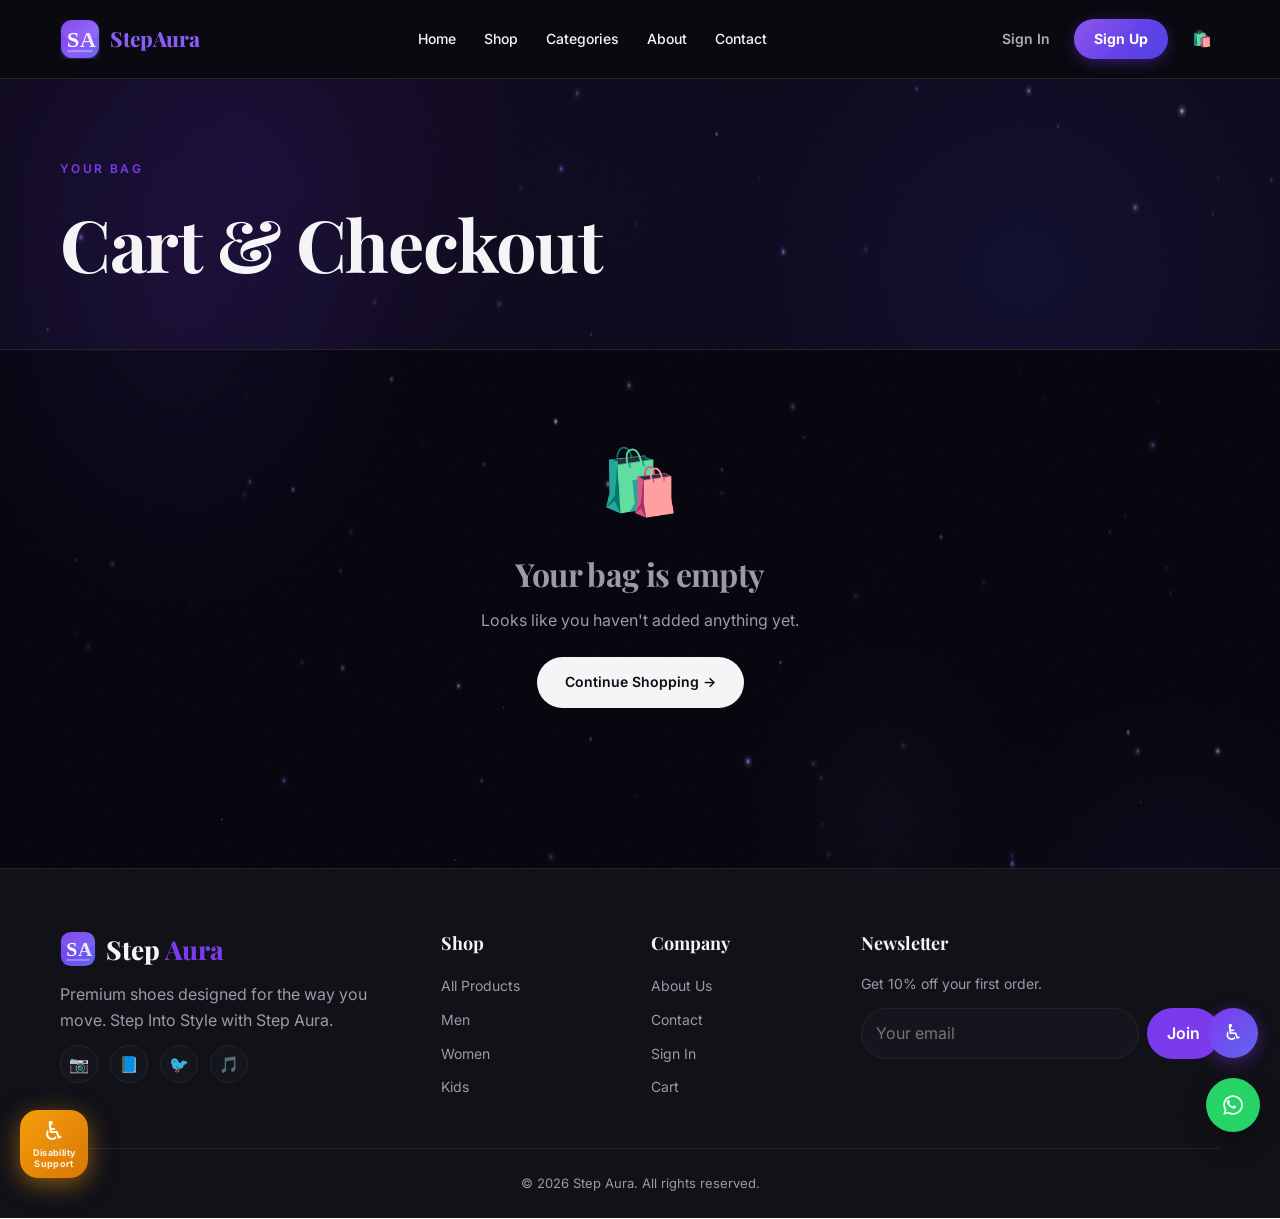
<file: cart.html>
<!DOCTYPE html>
<html lang="en">
<head>
  <meta charset="UTF-8" />
  <link rel="icon" type="image/svg+xml" href="favicon.svg" />
  <meta name="viewport" content="width=device-width, initial-scale=1.0" />
  <title>Cart — Step Aura</title>
  <meta name="description" content="Review your cart and check out securely with Step Aura." />
  <link rel="preconnect" href="https://fonts.googleapis.com">
  <link rel="preconnect" href="https://fonts.gstatic.com" crossorigin>
  <link href="https://fonts.googleapis.com/css2?family=Inter:wght@400;500;600;700&family=Playfair+Display:wght@600;700;800&display=swap" rel="stylesheet">
  <link rel="stylesheet" href="css/styles.css" />
</head>
<body>
  <!-- AURA ANIMATED BACKGROUND -->
  <div id="aura-bg">
    <div class="aura-orb aura-orb-1"></div>
    <div class="aura-orb aura-orb-2"></div>
    <div class="aura-orb aura-orb-3"></div>
    <div class="aura-orb aura-orb-4"></div>
    <div class="aurora-band aurora-band-1"></div>
    <div class="aurora-band aurora-band-2"></div>
    <div class="aurora-band aurora-band-3"></div>
    <canvas id="aura-canvas"></canvas>
    <div id="aura-grain"></div>
  </div>

  <div id="navbar-mount"></div>

  <header class="page-head">
    <div class="container">
      <div class="uppercase-label">Your Bag</div>
      <h1>Cart & Checkout</h1>
    </div>
  </header>

  <main class="container" id="cartMain">
    <!-- Filled by JS -->
  </main>

  <div id="footer-mount"></div>

  <script src="js/data.js"></script>
  <script src="js/app.js"></script>
  <script>
    mountShell("");

    function render() {
      const main = document.getElementById("cartMain");
      const items = Cart.items();
      if (items.length === 0) {
        main.innerHTML = `
          <div class="empty-state" style="padding:80px 20px;">
            <div style="font-size:64px; margin-bottom:16px;">🛍️</div>
            <h2 class="font-display" style="font-size:32px; margin-bottom:8px;">Your bag is empty</h2>
            <p class="muted" style="margin-bottom:24px;">Looks like you haven't added anything yet.</p>
            <a class="btn btn-primary" href="shop.html">Continue Shopping →</a>
          </div>`;
        return;
      }

      const subtotal = Cart.total();
      const shipping = subtotal >= 5000 ? 0 : 250;
      const total = subtotal + shipping;
      const user = Auth.user();

      main.innerHTML = `
        <div class="cart-grid">
          <div>
            ${items.map(it => {
              const p = PRODUCTS.find(p => p.id === it.id);
              if (!p) return "";
              return `
                <div class="cart-item">
                  <img src="${p.image}" alt="${p.name}" />
                  <div>
                    <div class="muted" style="font-size:11px; letter-spacing:0.15em; text-transform:uppercase;">${p.subcategory}</div>
                    <h4>${p.name}</h4>
                    <div class="price" style="font-size:16px; margin-top:4px;">${formatPKR(p.price)}</div>
                    <div class="qty-row">
                      <button class="qty-btn" onclick="changeQty('${p.id}', ${it.qty - 1})">−</button>
                      <span style="min-width:24px; text-align:center;">${it.qty}</span>
                      <button class="qty-btn" onclick="changeQty('${p.id}', ${it.qty + 1})">+</button>
                      <button class="remove-btn" style="margin-left:12px;" onclick="removeItem('${p.id}')">Remove</button>
                    </div>
                  </div>
                  <div class="price">${formatPKR(p.price * it.qty)}</div>
                </div>`;
            }).join("")}
          </div>

          <div class="summary">
            <h3>Order summary</h3>
            <div class="row"><span class="muted">Subtotal</span><span>${formatPKR(subtotal)}</span></div>
            <div class="row"><span class="muted">Shipping</span><span>${shipping === 0 ? "Free" : formatPKR(shipping)}</span></div>
            <div class="row total"><span>Total</span><span>${formatPKR(total)}</span></div>

            ${user
              ? `<div style="margin-top:16px; padding:14px; background:var(--bg-soft); border-radius:12px; font-size:13px;">
                   <strong>Delivering to:</strong><br/>${user.name}<br/>
                   <span class="muted">${user.address || "Address on file"} · ${user.phone || ""}</span>
                 </div>
                 <button class="btn btn-accent btn-block" style="margin-top:16px;" onclick="placeOrder()">Place Order</button>
                 <a class="btn btn-outline btn-block" style="margin-top:8px;" href="shop.html">Continue Shopping</a>`
              : `<div style="margin-top:16px; padding:14px; background:var(--bg-soft); border-radius:12px; font-size:13px;">
                   You must sign in to place an order.
                 </div>
                 <a class="btn btn-accent btn-block" style="margin-top:16px;" href="auth.html?next=cart.html">Sign In to Checkout →</a>`}
          </div>
        </div>`;
    }

    function changeQty(id, qty) {
      if (qty < 1) { Cart.remove(id); } else { Cart.setQty(id, qty); }
      render();
    }
    function removeItem(id) { Cart.remove(id); render(); }
    async function placeOrder() {
      const user = Auth.user();
      if (!user) { location.href = "auth.html?next=cart.html"; return; }

      const items = Cart.items();
      const subtotal = Cart.total();
      const shipping = subtotal >= 5000 ? 0 : 250;
      const total = subtotal + shipping;

      // Order data banana
      const orderData = {
        customer_name:     user.name,
        customer_email:    user.email,
        customer_phone:    user.phone || "",
        shipping_address:  user.address || "Address not provided",
        payment_method:    "COD",
        user_id:           user.db_id || "",
        items: items.map(it => {
          const p = PRODUCTS.find(p => p.id === it.id);
          return {
            product_id: it.id.replace(/\D/g, "") || 1,
            name:       p ? p.name : it.id,
            price:      p ? p.price : 0,
            quantity:   it.qty
          };
        })
      };

      // Button disable karo
      const btn = document.querySelector(".btn-accent");
      if (btn) { btn.disabled = true; btn.textContent = "Placing order..."; }

      try {
        const res = await fetch("https://stepaura-backend-production.up.railway.app/api/order.php", {
          method: "POST",
          headers: { "Content-Type": "application/json" },
          body: JSON.stringify(orderData)
        });
        const data = await res.json();

        if (data.success) {
          Cart.clear();
          document.getElementById("cartMain").innerHTML = `
            <div class="empty-state" style="padding:80px 20px;">
              <div style="font-size:64px; margin-bottom:16px;">✅</div>
              <h2 class="font-display" style="font-size:36px; margin-bottom:8px;">Order placed!</h2>
              <p class="muted">Tumhara order ID hai <strong style="color:var(--primary);">Order #${data.order_id}</strong></p>
              <p class="muted" style="margin:8px 0 24px;">Jald hi delivery ho gi — shukriya Step Aura choose karne ka!</p>
              <a class="btn btn-primary" href="shop.html">Continue Shopping →</a>
            </div>`;
          updateCartCount();
        } else {
          showToast("Order fail hua: " + (data.error || "dobara try karo"));
          if (btn) { btn.disabled = false; btn.textContent = "Place Order"; }
        }
      } catch (err) {
        // Agar backend available nahi — offline mode
        Cart.clear();
        document.getElementById("cartMain").innerHTML = `
          <div class="empty-state" style="padding:80px 20px;">
            <div style="font-size:64px; margin-bottom:16px;">✅</div>
            <h2 class="font-display" style="font-size:36px; margin-bottom:8px;">Order placed!</h2>
            <p class="muted" style="margin:8px 0 24px;">Shukriya! Jald hi rabta kiya jayega.</p>
            <a class="btn btn-primary" href="shop.html">Continue Shopping →</a>
          </div>`;
        updateCartCount();
      }
    }

    render();
  </script>
  <script src="js/aura-bg.js"></script>
</body>
</html>
</file>
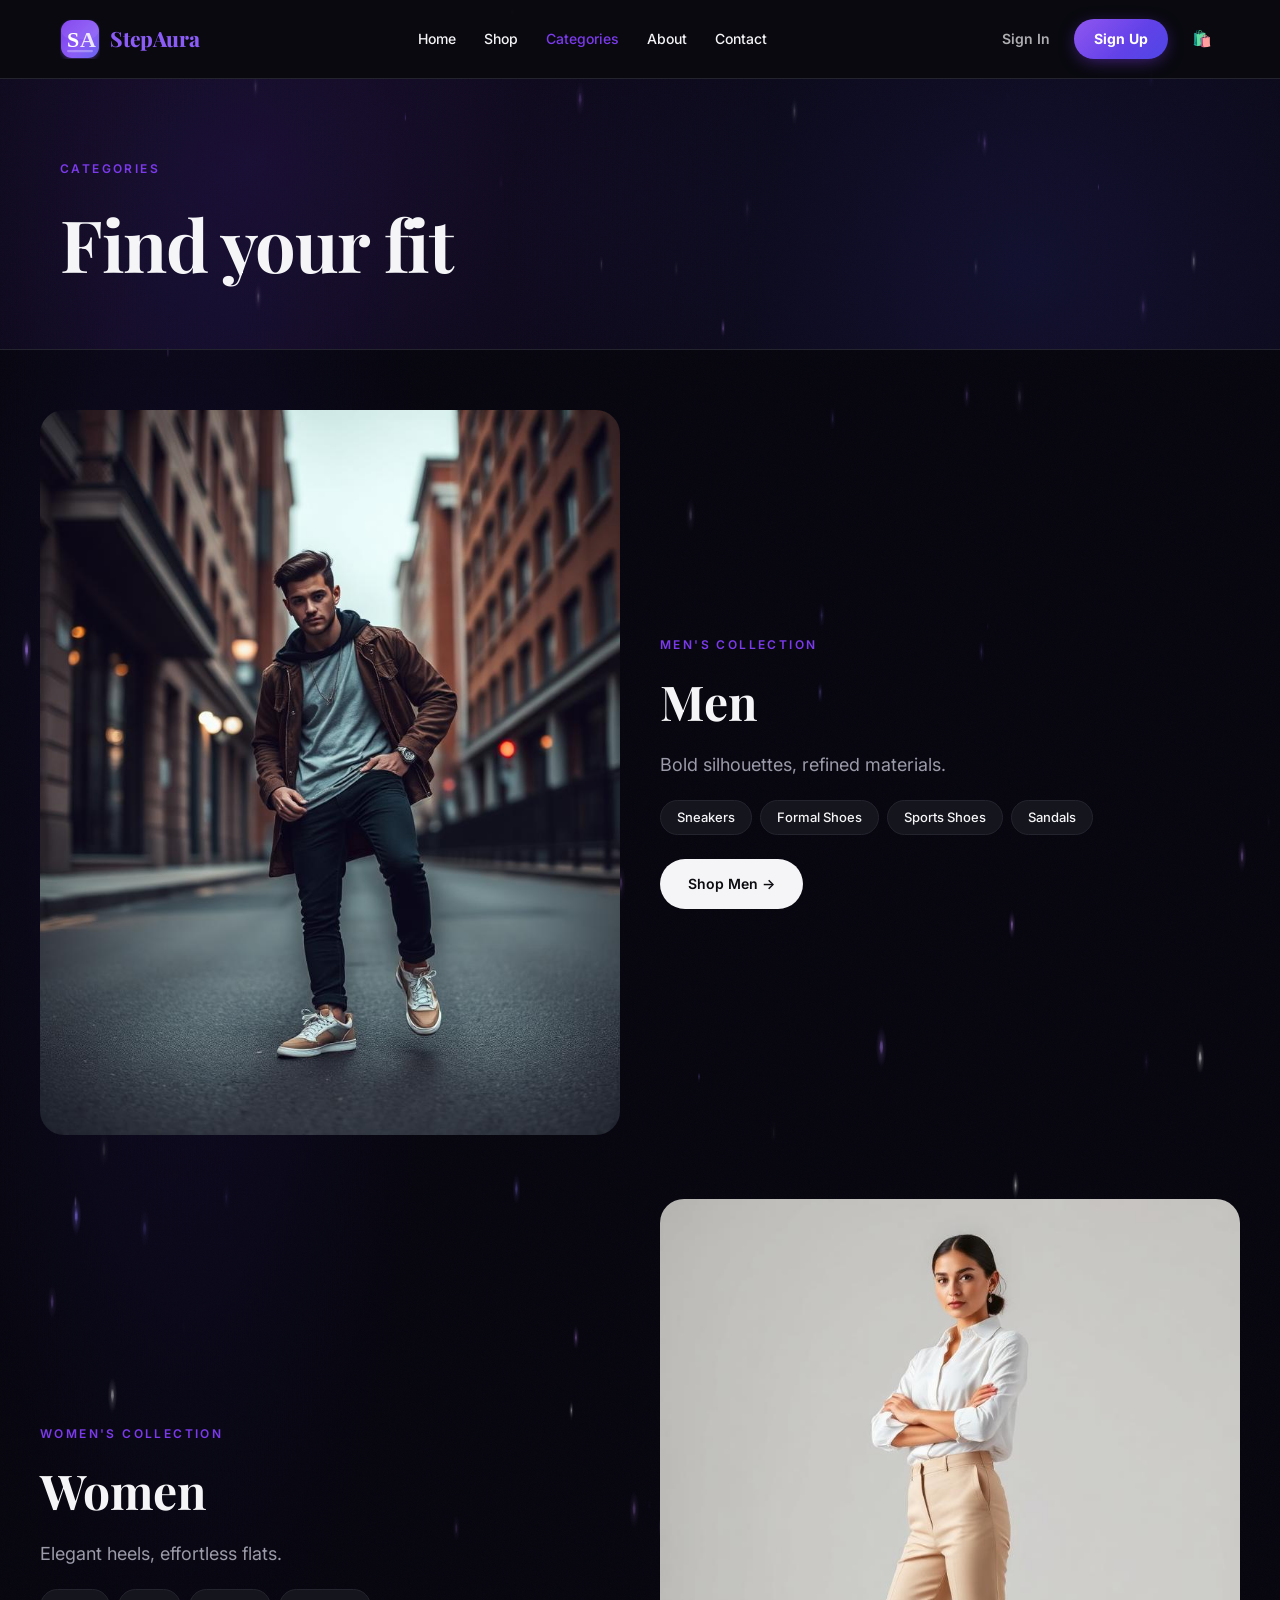
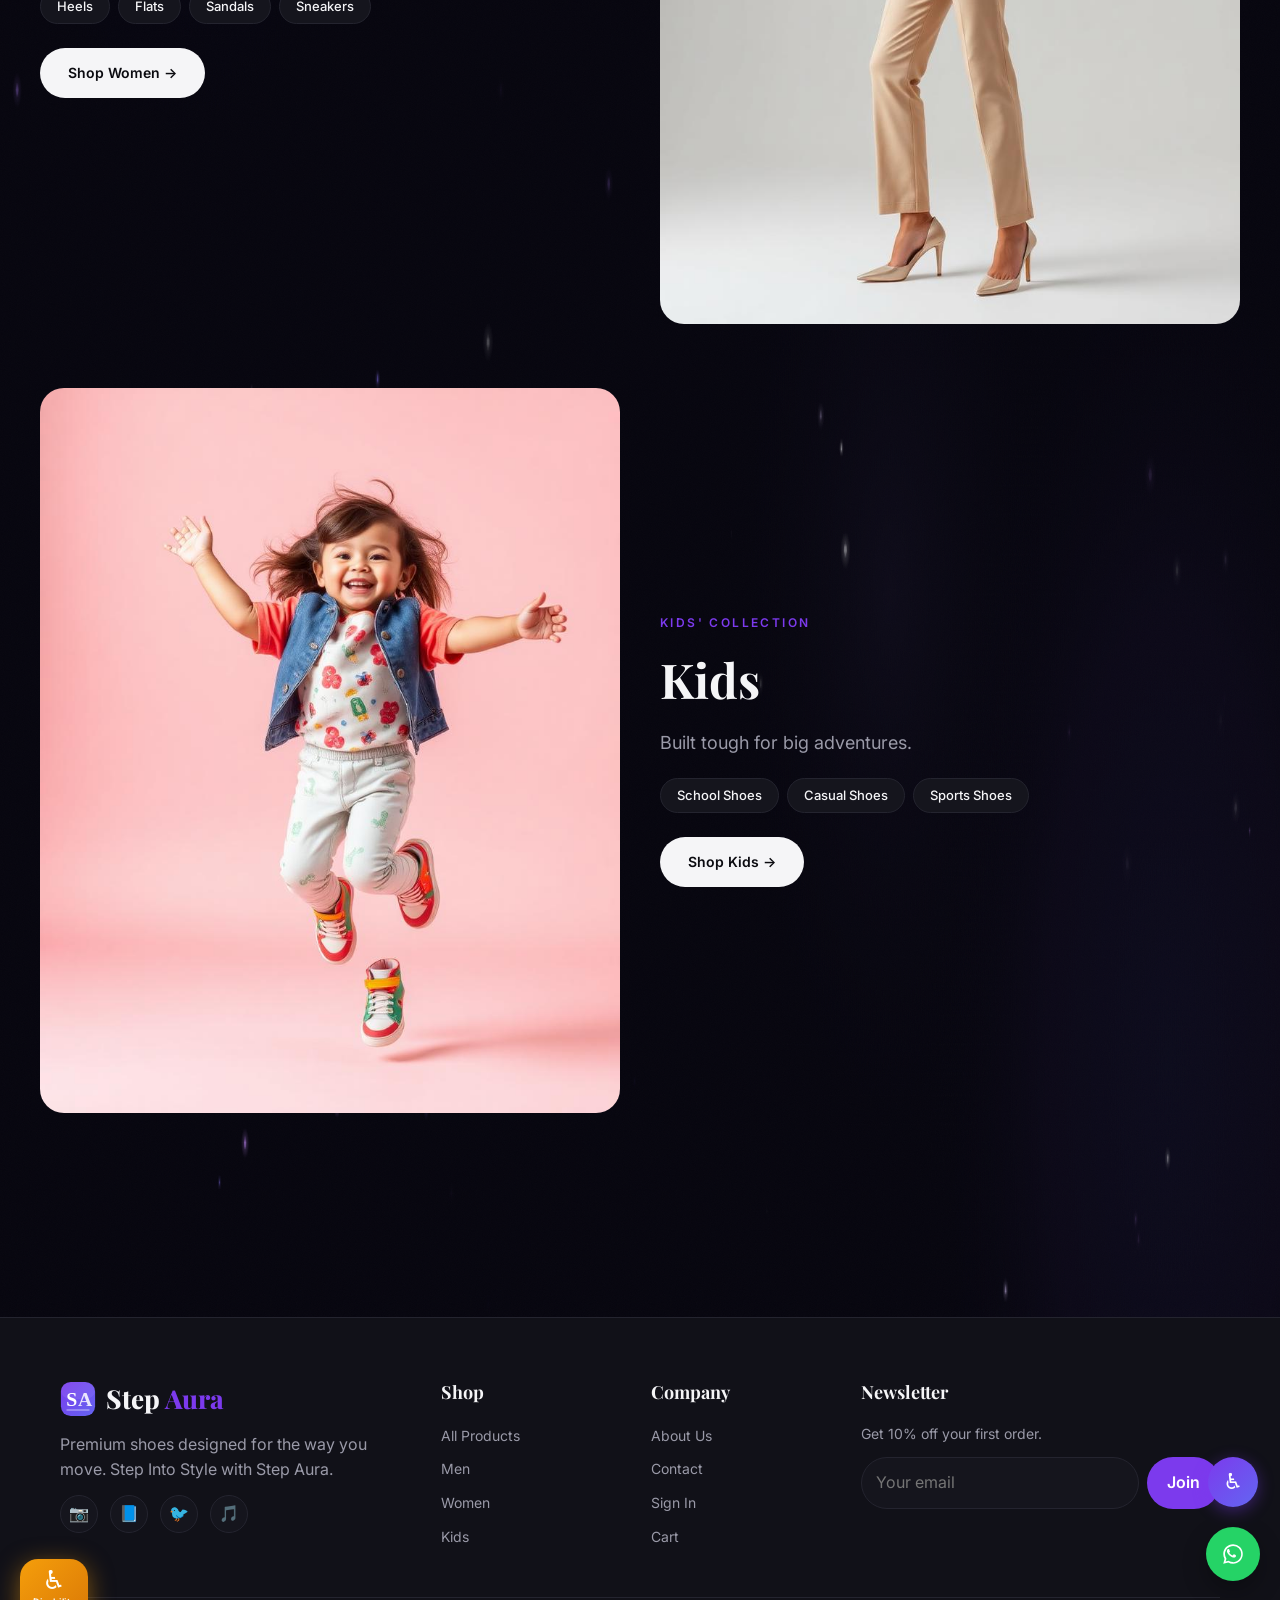
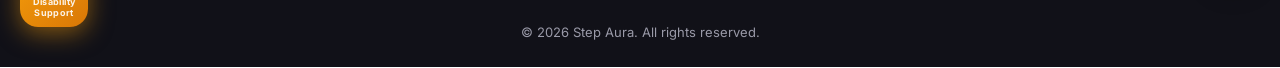
<file: categories.html>
<!DOCTYPE html>
<html lang="en">
<head>
  <meta charset="UTF-8" />
  <link rel="icon" type="image/svg+xml" href="favicon.svg" />
  <meta name="viewport" content="width=device-width, initial-scale=1.0" />
  <title>Categories — Step Aura</title>
  <meta name="description" content="Shop Step Aura by category — Men, Women and Kids." />
  <link rel="preconnect" href="https://fonts.googleapis.com">
  <link rel="preconnect" href="https://fonts.gstatic.com" crossorigin>
  <link href="https://fonts.googleapis.com/css2?family=Inter:wght@400;500;600;700&family=Playfair+Display:wght@600;700;800&display=swap" rel="stylesheet">
  <link rel="stylesheet" href="css/styles.css" />
</head>
<body>
  <div id="aura-bg">
    <div class="aura-orb aura-orb-1"></div>
    <div class="aura-orb aura-orb-2"></div>
    <div class="aura-orb aura-orb-3"></div>
    <div class="aura-orb aura-orb-4"></div>
    <div class="aurora-band aurora-band-1"></div>
    <div class="aurora-band aurora-band-2"></div>
    <div class="aurora-band aurora-band-3"></div>
    <canvas id="aura-canvas"></canvas>
    <div id="aura-grain"></div>
  </div>

  <div id="navbar-mount"></div>

  <header class="page-head">
    <div class="container">
      <div class="uppercase-label">Categories</div>
      <h1>Find your fit</h1>
    </div>
  </header>

  <main class="container" style="padding: 60px 0;">
    <section class="cat-section">
      <div class="img-wrap"><img src="images/cat-men.jpg" alt="Men" loading="lazy" /></div>
      <div>
        <div class="uppercase-label">Men's Collection</div>
        <h2>Men</h2>
        <p class="desc">Bold silhouettes, refined materials.</p>
        <div class="subcat-tags">
          <span>Sneakers</span><span>Formal Shoes</span><span>Sports Shoes</span><span>Sandals</span>
        </div>
        <a class="btn btn-primary" href="shop.html" style="margin-top:24px;">Shop Men →</a>
      </div>
    </section>

    <section class="cat-section reverse">
      <div class="img-wrap"><img src="images/cat-women.jpg" alt="Women" loading="lazy" /></div>
      <div>
        <div class="uppercase-label">Women's Collection</div>
        <h2>Women</h2>
        <p class="desc">Elegant heels, effortless flats.</p>
        <div class="subcat-tags">
          <span>Heels</span><span>Flats</span><span>Sandals</span><span>Sneakers</span>
        </div>
        <a class="btn btn-primary" href="shop.html" style="margin-top:24px;">Shop Women →</a>
      </div>
    </section>

    <section class="cat-section">
      <div class="img-wrap"><img src="images/cat-kids.jpg" alt="Kids" loading="lazy" /></div>
      <div>
        <div class="uppercase-label">Kids' Collection</div>
        <h2>Kids</h2>
        <p class="desc">Built tough for big adventures.</p>
        <div class="subcat-tags">
          <span>School Shoes</span><span>Casual Shoes</span><span>Sports Shoes</span>
        </div>
        <a class="btn btn-primary" href="shop.html" style="margin-top:24px;">Shop Kids →</a>
      </div>
    </section>
  </main>

  <div id="footer-mount"></div>

  <script src="js/data.js"></script>
  <script src="js/app.js"></script>
  <script>mountShell("categories");</script>
  <script src="js/aura-bg.js"></script>
</body>
</html>
</file>
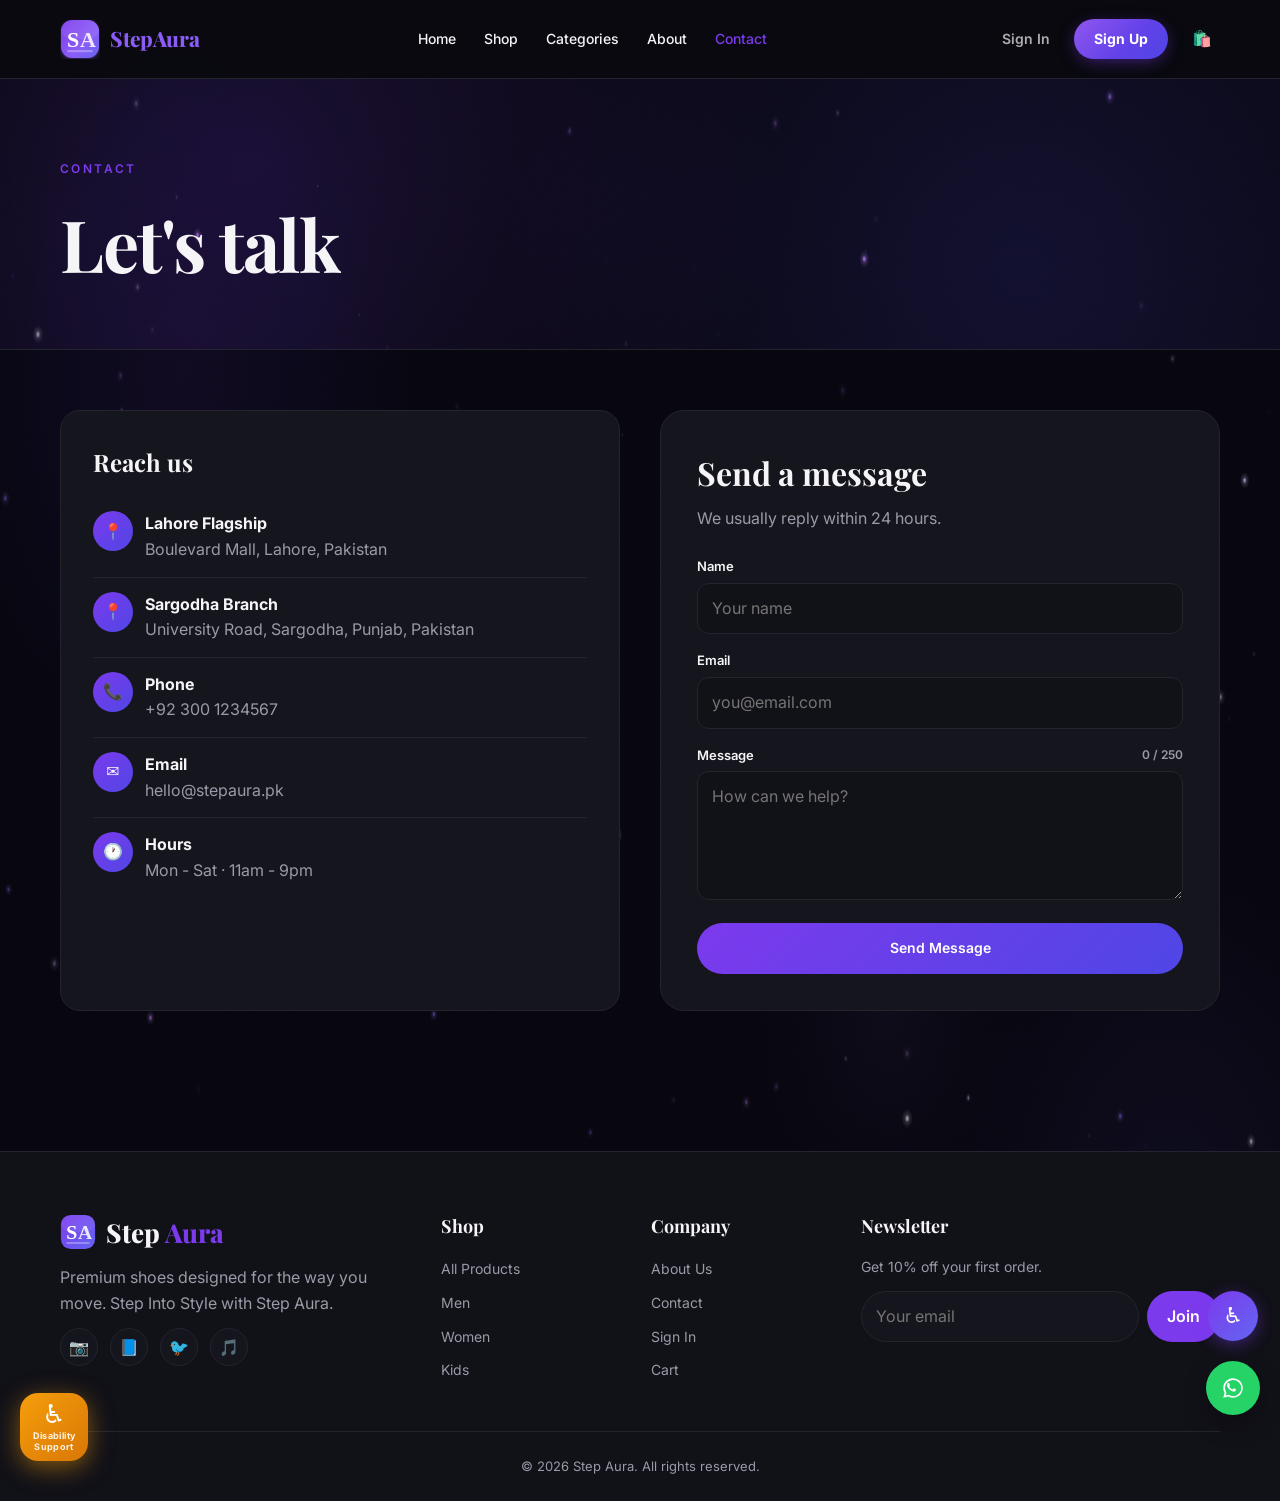
<file: contact.html>
<!DOCTYPE html>
<html lang="en">
<head>
  <meta charset="UTF-8" />
  <link rel="icon" type="image/svg+xml" href="favicon.svg" />
  <meta name="viewport" content="width=device-width, initial-scale=1.0" />
  <title>Contact — Step Aura</title>
  <meta name="description" content="Get in touch with the Step Aura team." />
  <link rel="preconnect" href="https://fonts.googleapis.com">
  <link rel="preconnect" href="https://fonts.gstatic.com" crossorigin>
  <link href="https://fonts.googleapis.com/css2?family=Inter:wght@400;500;600;700&family=Playfair+Display:wght@600;700;800&display=swap" rel="stylesheet">
  <link rel="stylesheet" href="css/styles.css" />
</head>
<body>
  <div id="aura-bg">
    <div class="aura-orb aura-orb-1"></div>
    <div class="aura-orb aura-orb-2"></div>
    <div class="aura-orb aura-orb-3"></div>
    <div class="aura-orb aura-orb-4"></div>
    <div class="aurora-band aurora-band-1"></div>
    <div class="aurora-band aurora-band-2"></div>
    <div class="aurora-band aurora-band-3"></div>
    <canvas id="aura-canvas"></canvas>
    <div id="aura-grain"></div>
  </div>

  <div id="navbar-mount"></div>

  <header class="page-head">
    <div class="container">
      <div class="uppercase-label">Contact</div>
      <h1>Let's talk</h1>
    </div>
  </header>

  <main class="container">
    <section class="contact-grid">
      <div class="contact-info">
        <h3>Reach us</h3>
        <div class="row">
          <div class="ico-circle">📍</div>
          <div>
            <strong>Lahore Flagship</strong><br/>
            <span class="muted">Boulevard Mall, Lahore, Pakistan</span>
          </div>
        </div>
        <div class="row">
          <div class="ico-circle">📍</div>
          <div>
            <strong>Sargodha Branch</strong><br/>
            <span class="muted">University Road, Sargodha, Punjab, Pakistan</span>
          </div>
        </div>
        <div class="row">
          <div class="ico-circle">📞</div>
          <div><strong>Phone</strong><br/><span class="muted">+92 300 1234567</span></div>
        </div>
        <div class="row">
          <div class="ico-circle">✉️</div>
          <div><strong>Email</strong><br/><span class="muted">hello@stepaura.pk</span></div>
        </div>
        <div class="row">
          <div class="ico-circle">🕐</div>
          <div><strong>Hours</strong><br/><span class="muted">Mon - Sat · 11am - 9pm</span></div>
        </div>
      </div>

      <form class="form-card" style="margin:0; max-width:none;" onsubmit="event.preventDefault(); showToast('Message sent. We\'ll be in touch soon.'); this.reset();">
        <h2>Send a message</h2>
        <p class="sub">We usually reply within 24 hours.</p>
        <div class="field"><label>Name</label><input required type="text" placeholder="Your name" /></div>
        <div class="field"><label>Email</label><input required type="email" placeholder="you@email.com" /></div>
        <div class="field">
          <label>Message <span id="msg-count" style="float:right; font-size:12px; color:var(--muted);">0 / 250</span></label>
          <textarea required rows="4" placeholder="How can we help?" maxlength="250" id="msgBox" oninput="document.getElementById('msg-count').textContent=this.value.length+' / 250'"></textarea>
        </div>
        <button type="submit" class="btn btn-accent btn-block">Send Message</button>
      </form>
    </section>
  </main>

  <div id="footer-mount"></div>

  <script src="js/data.js"></script>
  <script src="js/app.js"></script>
  <script>mountShell("contact");</script>
  <script src="js/aura-bg.js"></script>
</body>
</html>
</file>
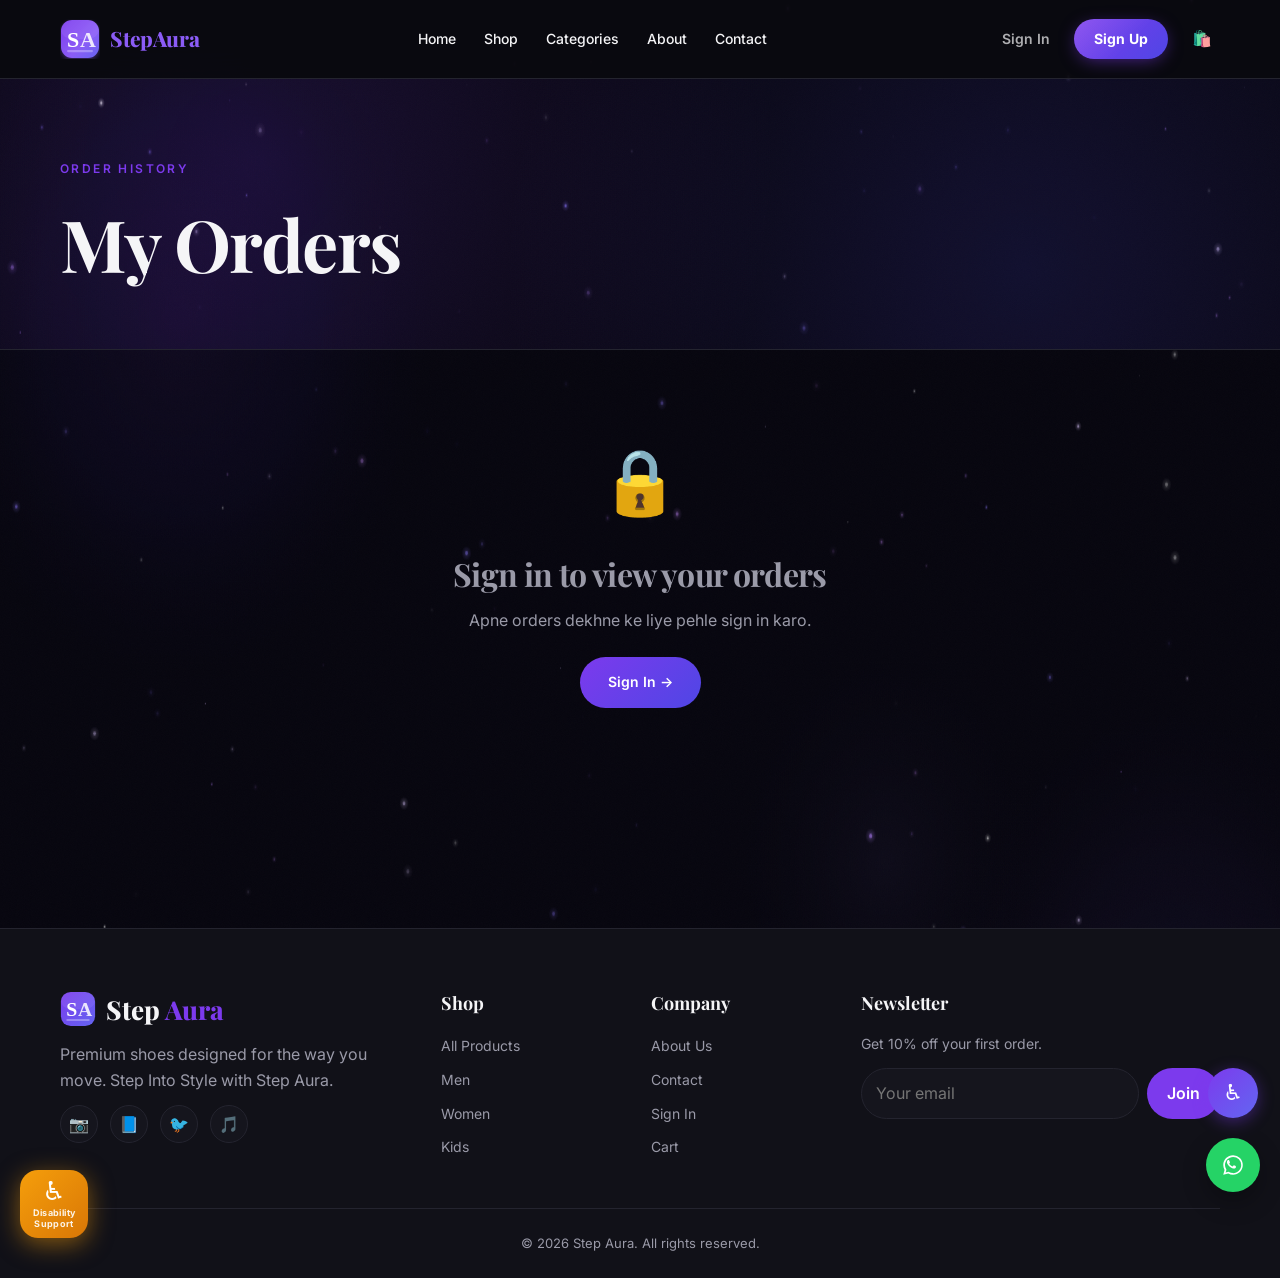
<file: my-orders.html>
<!DOCTYPE html>
<html lang="en">
<head>
  <meta charset="UTF-8" />
  <link rel="icon" type="image/svg+xml" href="favicon.svg" />
  <meta name="viewport" content="width=device-width, initial-scale=1.0" />
  <title>My Orders — Step Aura</title>
  <meta name="description" content="Track and manage your Step Aura orders." />
  <link rel="preconnect" href="https://fonts.googleapis.com">
  <link rel="preconnect" href="https://fonts.gstatic.com" crossorigin>
  <link href="https://fonts.googleapis.com/css2?family=Inter:wght@400;500;600;700&family=Playfair+Display:wght@600;700;800&display=swap" rel="stylesheet">
  <link rel="stylesheet" href="css/styles.css" />
  <style>
    .order-card {
      background: var(--bg-soft);
      border: 1px solid var(--border);
      border-radius: 16px;
      padding: 20px 22px;
      margin-bottom: 18px;
    }
    .order-card-head {
      display: flex;
      justify-content: space-between;
      align-items: flex-start;
      flex-wrap: wrap;
      gap: 10px;
      padding-bottom: 14px;
      margin-bottom: 14px;
      border-bottom: 1px solid var(--border);
    }
    .order-status {
      display: inline-block;
      font-size: 11px;
      font-weight: 700;
      letter-spacing: 0.06em;
      text-transform: uppercase;
      padding: 4px 12px;
      border-radius: 999px;
    }
    .status-pending  { background: rgba(245,158,11,0.15); color: #f59e0b; }
    .status-processing { background: rgba(99,102,241,0.15); color: #818cf8; }
    .status-shipped  { background: rgba(56,189,248,0.15); color: #38bdf8; }
    .status-delivered { background: rgba(34,197,94,0.15); color: #22c55e; }
    .status-cancelled { background: rgba(239,68,68,0.15); color: #ef4444; }
    .order-item-row {
      display: flex;
      justify-content: space-between;
      font-size: 14px;
      padding: 6px 0;
      color: var(--text-muted, #9ca3af);
    }
    .order-item-row span:first-child { color: var(--text, inherit); }
    .order-card-foot {
      display: flex;
      justify-content: space-between;
      align-items: center;
      flex-wrap: wrap;
      gap: 12px;
      margin-top: 14px;
      padding-top: 14px;
      border-top: 1px solid var(--border);
    }
  </style>
</head>
<body>
  <!-- AURA ANIMATED BACKGROUND -->
  <div id="aura-bg">
    <div class="aura-orb aura-orb-1"></div>
    <div class="aura-orb aura-orb-2"></div>
    <div class="aura-orb aura-orb-3"></div>
    <div class="aura-orb aura-orb-4"></div>
    <div class="aurora-band aurora-band-1"></div>
    <div class="aurora-band aurora-band-2"></div>
    <div class="aurora-band aurora-band-3"></div>
    <canvas id="aura-canvas"></canvas>
    <div id="aura-grain"></div>
  </div>

  <div id="navbar-mount"></div>

  <header class="page-head">
    <div class="container">
      <div class="uppercase-label">Order History</div>
      <h1>My Orders</h1>
    </div>
  </header>

  <main class="container" id="ordersMain" style="padding-bottom:60px;">
    <!-- Filled by JS -->
  </main>

  <div id="footer-mount"></div>

  <script src="js/data.js"></script>
  <script src="js/app.js"></script>
  <script>
    // ⚠️ Apna real Railway backend URL yahan daalo
    const API_BASE = "https://stepaura-backend-production.up.railway.app";

    mountShell("");

    const main = document.getElementById("ordersMain");
    const user = Auth.user();

    function statusClass(status) {
      const s = (status || "").toLowerCase();
      if (["pending", "processing", "shipped", "delivered", "cancelled"].includes(s)) {
        return "status-" + s;
      }
      return "status-pending";
    }

    function renderLoading() {
      main.innerHTML = `
        <div class="empty-state" style="padding:80px 20px;">
          <div style="font-size:48px; margin-bottom:16px;">⏳</div>
          <p class="muted">Aap ke orders load ho rahe hain...</p>
        </div>`;
    }

    function renderSignInPrompt() {
      main.innerHTML = `
        <div class="empty-state" style="padding:80px 20px;">
          <div style="font-size:64px; margin-bottom:16px;">🔒</div>
          <h2 class="font-display" style="font-size:32px; margin-bottom:8px;">Sign in to view your orders</h2>
          <p class="muted" style="margin-bottom:24px;">Apne orders dekhne ke liye pehle sign in karo.</p>
          <a class="btn btn-accent" href="auth.html?next=my-orders.html">Sign In →</a>
        </div>`;
    }

    function renderEmpty() {
      main.innerHTML = `
        <div class="empty-state" style="padding:80px 20px;">
          <div style="font-size:64px; margin-bottom:16px;">📦</div>
          <h2 class="font-display" style="font-size:32px; margin-bottom:8px;">Koi order nahi mila</h2>
          <p class="muted" style="margin-bottom:24px;">Aap ne abhi tak koi order place nahi kiya.</p>
          <a class="btn btn-primary" href="shop.html">Start Shopping →</a>
        </div>`;
    }

    function renderError(msg) {
      main.innerHTML = `
        <div class="empty-state" style="padding:80px 20px;">
          <div style="font-size:48px; margin-bottom:16px;">⚠️</div>
          <h2 class="font-display" style="font-size:28px; margin-bottom:8px;">Kuch ghalat hogaya</h2>
          <p class="muted" style="margin-bottom:24px;">${msg}</p>
          <button class="btn btn-outline" onclick="loadOrders()">Dobara Try Karo</button>
        </div>`;
    }

    function renderOrders(orders) {
      if (!orders.length) { renderEmpty(); return; }

      // Sabse latest order top par hota hai (backend already DESC order karta hai)
      const latestOrderId = orders[0].id;

      main.innerHTML = `
        <div style="max-width:760px; margin:0 auto;">
          ${orders.map(order => {
            const isLatest = order.id === latestOrderId;
            const cancellable = !["delivered", "cancelled"].includes((order.status || "").toLowerCase());

            return `
              <div class="order-card">
                <div class="order-card-head">
                  <div>
                    <div style="font-weight:700; font-size:16px;">Order #${order.id}</div>
                    <div class="muted" style="font-size:13px; margin-top:2px;">
                      ${new Date(order.created_at).toLocaleDateString("en-PK", { year: "numeric", month: "short", day: "numeric" })}
                    </div>
                  </div>
                  <span class="order-status ${statusClass(order.status)}">${order.status}</span>
                </div>

                <div>
                  ${order.items.map(it => `
                    <div class="order-item-row">
                      <span>${it.product_name} <span class="muted">× ${it.quantity}</span></span>
                      <span>${formatPKR(it.price * it.quantity)}</span>
                    </div>
                  `).join("")}
                </div>

                <div class="order-card-foot">
                  <div>
                    <span class="muted" style="font-size:13px;">${order.payment_method} · </span>
                    <strong>${formatPKR(order.total_amount)}</strong>
                  </div>
                  ${isLatest && cancellable
                    ? `<button class="btn btn-outline" style="border-color:#ef4444; color:#ef4444;" onclick="cancelOrder(${order.id})">Cancel Order</button>`
                    : ""}
                </div>
              </div>`;
          }).join("")}
        </div>`;
    }

    async function loadOrders() {
      if (!user) { renderSignInPrompt(); return; }
      const userId = user.db_id;
      if (!userId) { renderSignInPrompt(); return; }

      renderLoading();

      try {
        const res = await fetch(`${API_BASE}/api/my_orders.php?user_id=${userId}`);
        const data = await res.json();

        if (data.success) {
          renderOrders(data.orders || []);
        } else {
          renderError(data.error || "Orders fetch nahi ho sake.");
        }
      } catch (err) {
        renderError("Backend se connect nahi ho saka. Internet check karo ya thodi der baad try karo.");
      }
    }

    // ─── Sirf latest order cancel ho sakta hai (cancel_last) ───
    async function cancelOrder(orderId) {
      if (!confirm("Kya aap waqai apna yeh order cancel karna chahte ho?")) return;
      const userId = user.db_id;

      try {
        const res = await fetch(`${API_BASE}/api/my_orders.php`, {
          method: "POST",
          headers: { "Content-Type": "application/json" },
          body: JSON.stringify({ action: "cancel_last", user_id: userId })
        });
        const data = await res.json();

        if (data.success) {
          showToast(data.message || "Order cancel ho gaya");
          loadOrders();
        } else {
          showToast(data.error || "Cancel nahi ho saka");
        }
      } catch (err) {
        showToast("Backend se connect nahi ho saka");
      }
    }

    loadOrders();
  </script>
  <script src="js/aura-bg.js"></script>
</body>
</html>
</file>
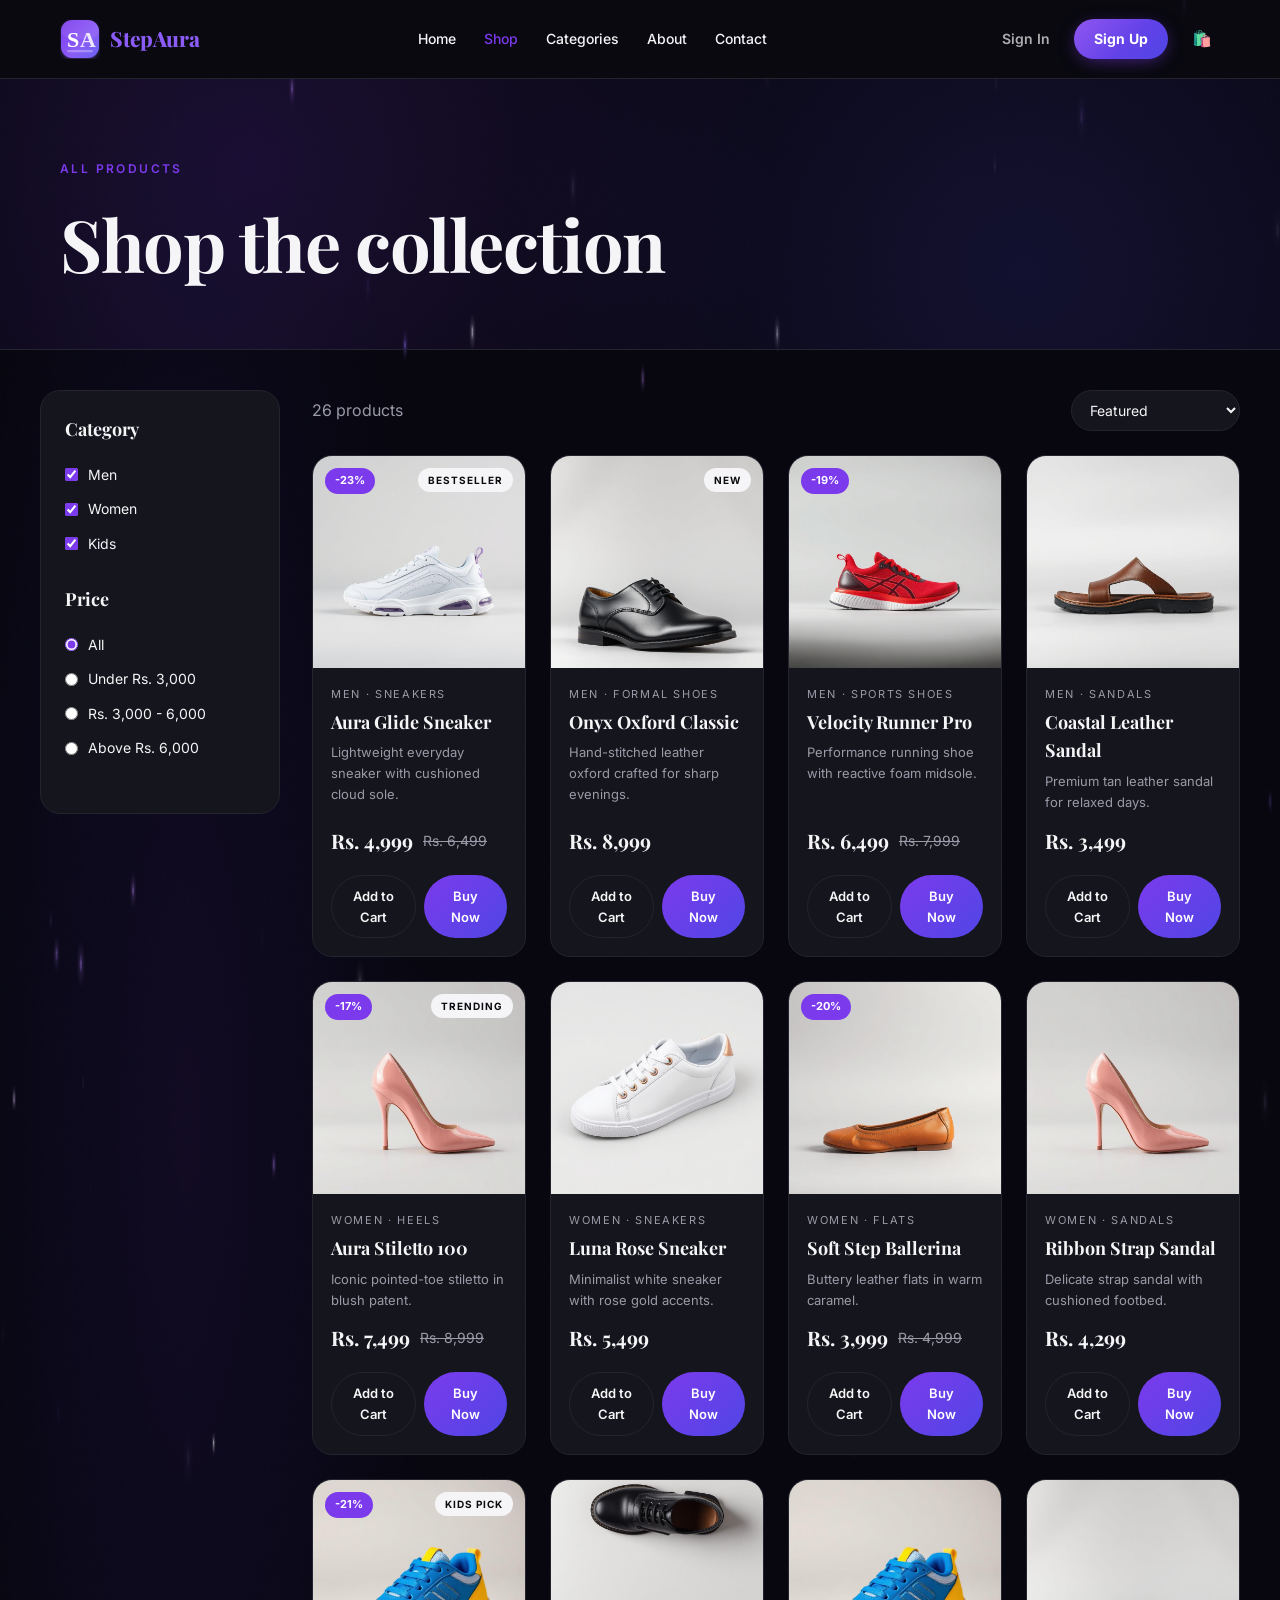
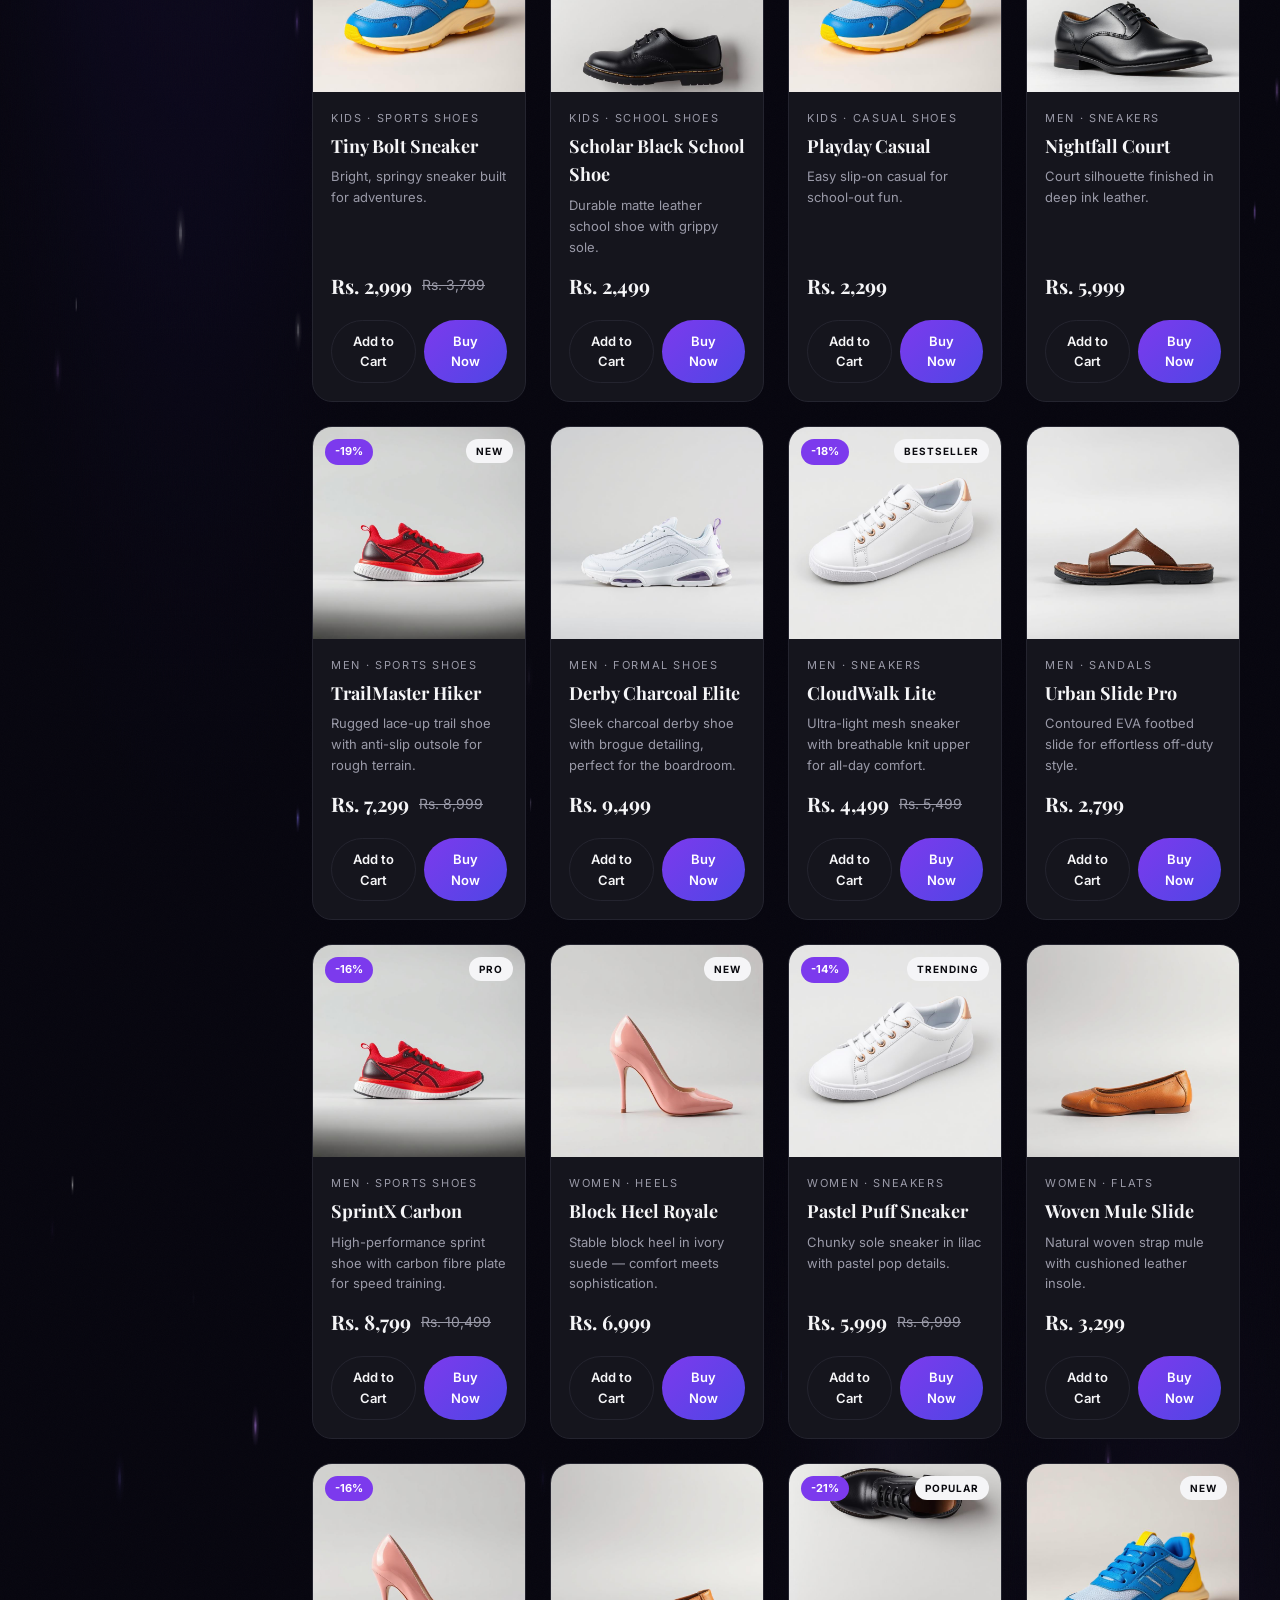
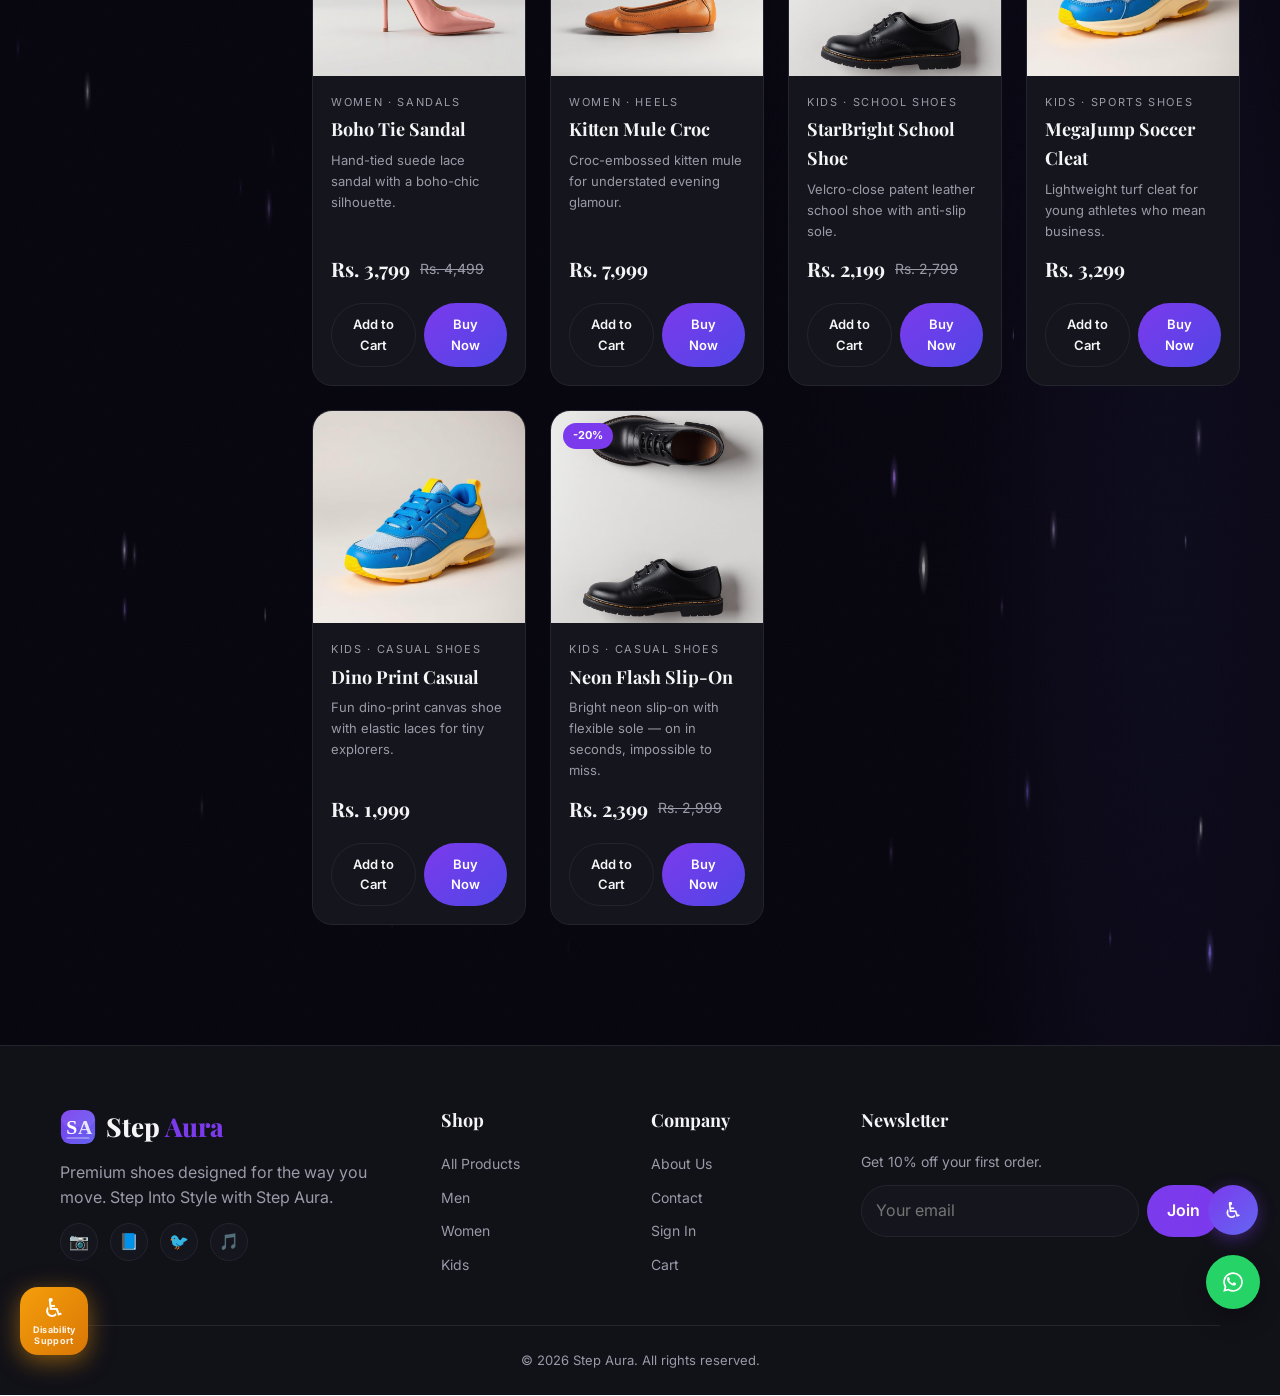
<file: shop.html>
<!DOCTYPE html>
<html lang="en">
<head>
  <meta charset="UTF-8" />
  <link rel="icon" type="image/svg+xml" href="favicon.svg" />
  <meta name="viewport" content="width=device-width, initial-scale=1.0" />
  <title>Shop All — Step Aura</title>
  <meta name="description" content="Browse all premium shoes from Step Aura. Filter by category and sort by price." />
  <link rel="preconnect" href="https://fonts.googleapis.com">
  <link rel="preconnect" href="https://fonts.gstatic.com" crossorigin>
  <link href="https://fonts.googleapis.com/css2?family=Inter:wght@400;500;600;700&family=Playfair+Display:wght@600;700;800&display=swap" rel="stylesheet">
  <link rel="stylesheet" href="css/styles.css" />
</head>
<body>
  <div id="aura-bg">
    <div class="aura-orb aura-orb-1"></div>
    <div class="aura-orb aura-orb-2"></div>
    <div class="aura-orb aura-orb-3"></div>
    <div class="aura-orb aura-orb-4"></div>
    <div class="aurora-band aurora-band-1"></div>
    <div class="aurora-band aurora-band-2"></div>
    <div class="aurora-band aurora-band-3"></div>
    <canvas id="aura-canvas"></canvas>
    <div id="aura-grain"></div>
  </div>

  <div id="navbar-mount"></div>

  <header class="page-head">
    <div class="container">
      <div class="uppercase-label">All Products</div>
      <h1>Shop the collection</h1>
    </div>
  </header>

  <main class="container shop-layout">
    <aside class="filters">
      <h4>Category</h4>
      <div class="filter-group" id="catFilters">
        <label><input type="checkbox" value="men" checked /> Men</label>
        <label><input type="checkbox" value="women" checked /> Women</label>
        <label><input type="checkbox" value="kids" checked /> Kids</label>
      </div>
      <h4>Price</h4>
      <div class="filter-group" id="priceFilters">
        <label><input type="radio" name="price" value="all" checked /> All</label>
        <label><input type="radio" name="price" value="0-3000" /> Under Rs. 3,000</label>
        <label><input type="radio" name="price" value="3000-6000" /> Rs. 3,000 - 6,000</label>
        <label><input type="radio" name="price" value="6000-99999" /> Above Rs. 6,000</label>
      </div>
    </aside>
    <div>
      <div class="shop-toolbar">
        <div id="resultCount" class="muted"></div>
        <select id="sortSelect">
          <option value="featured">Featured</option>
          <option value="low">Price: Low to High</option>
          <option value="high">Price: High to Low</option>
          <option value="name">Name (A-Z)</option>
        </select>
      </div>
      <div class="products-grid" id="productGrid"></div>
    </div>
  </main>

  <div id="footer-mount"></div>

  <script src="js/data.js"></script>
  <script src="js/app.js"></script>
  <script>
    mountShell("shop");
    const grid = document.getElementById("productGrid");
    const count = document.getElementById("resultCount");

    function getFilters() {
      const cats = [...document.querySelectorAll("#catFilters input:checked")].map(i => i.value);
      const price = document.querySelector("#priceFilters input:checked").value;
      const sort = document.getElementById("sortSelect").value;
      return { cats, price, sort };
    }
    function render() {
      const { cats, price, sort } = getFilters();
      let list = PRODUCTS.filter(p => cats.includes(p.category));
      if (price !== "all") {
        const [lo, hi] = price.split("-").map(Number);
        list = list.filter(p => p.price >= lo && p.price <= hi);
      }
      if (sort === "low") list.sort((a, b) => a.price - b.price);
      else if (sort === "high") list.sort((a, b) => b.price - a.price);
      else if (sort === "name") list.sort((a, b) => a.name.localeCompare(b.name));
      count.textContent = `${list.length} product${list.length !== 1 ? "s" : ""}`;
      grid.innerHTML = list.length
        ? list.map(productCardHTML).join("")
        : `<div class="empty-state" style="grid-column:1/-1;">No products match your filters.</div>`;
    }
    document.querySelectorAll("#catFilters input, #priceFilters input").forEach(i => i.addEventListener("change", render));
    document.getElementById("sortSelect").addEventListener("change", render);
    render();
  </script>
  <script src="js/aura-bg.js"></script>
</body>
</html>
</file>
<file: css/styles.css>
/* Step Aura — Global Styles */
:root {
  --bg: #0b0b10;
  --bg-soft: #111118;
  --card: #15151d;
  --border: #24242f;
  --fg: #f5f5f7;
  --muted: #9a9aa8;
  --primary: #7c3aed;       /* violet */
  --primary-glow: #4f46e5;  /* indigo */
  --accent: #c084fc;
  --gradient-primary: linear-gradient(135deg, #7c3aed, #4f46e5);
  --gradient-aura: radial-gradient(circle at 30% 30%, #7c3aed 0%, #4f46e5 35%, transparent 70%);
  --shadow-glow: 0 10px 40px -10px rgba(124, 58, 237, 0.6);
  --radius: 16px;
}

* { box-sizing: border-box; margin: 0; padding: 0; }
html { scroll-behavior: smooth; }
body {
  font-family: 'Inter', system-ui, -apple-system, sans-serif;
  background: transparent;
  color: var(--fg);
  line-height: 1.6;
  min-height: 100vh;
  overflow-x: hidden;
}
#page-bg {
  position: fixed;
  inset: 0;
  z-index: -20;
  background: var(--bg);
}
.font-display { font-family: 'Playfair Display', Georgia, serif; letter-spacing: -0.02em; }

a { color: inherit; text-decoration: none; }
img { max-width: 100%; display: block; }
button { font: inherit; cursor: pointer; border: none; background: none; color: inherit; }
input, textarea, select { font: inherit; }

.container { max-width: 1200px; margin: 0 auto; padding: 0 20px; }
.text-gradient {
  background: var(--gradient-primary);
  -webkit-background-clip: text;
  background-clip: text;
  color: transparent;
}
.muted { color: var(--muted); }
.uppercase-label { font-size: 12px; letter-spacing: 0.2em; text-transform: uppercase; color: var(--primary); font-weight: 600; }

/* ===== Navbar ===== */
.navbar {
  position: sticky; top: 0; z-index: 100;
  background: rgba(11,11,16,0.8);
  backdrop-filter: blur(16px);
  border-bottom: 1px solid var(--border);
}
.nav-inner {
  display: flex; align-items: center; justify-content: space-between;
  padding: 18px 20px; max-width: 1200px; margin: 0 auto;
}
.brand { font-family: 'Playfair Display', serif; font-size: 24px; font-weight: 800; }
.brand span { color: var(--primary); }
.nav-links { display: flex; gap: 28px; }
.nav-links a { font-size: 14px; font-weight: 500; transition: color .2s; }
.nav-links a:hover, .nav-links a.active { color: var(--primary); }
.nav-actions { display: flex; align-items: center; gap: 16px; }
.cart-btn { position: relative; padding: 8px; border-radius: 50%; transition: background .2s; }
.cart-btn:hover { background: var(--card); }
.cart-count {
  position: absolute; top: -2px; right: -2px;
  background: var(--primary); color: white;
  font-size: 10px; font-weight: 700;
  height: 18px; min-width: 18px; padding: 0 5px;
  border-radius: 999px; display: flex; align-items: center; justify-content: center;
}
.btn-icon { font-size: 20px; }
.menu-toggle { display: none; font-size: 24px; }

@media (max-width: 768px) {
  .nav-links {
    position: absolute; top: 100%; left: 0; right: 0;
    flex-direction: column; gap: 0;
    background: var(--bg-soft); border-bottom: 1px solid var(--border);
    transform: translateY(-10px); opacity: 0; pointer-events: none;
    transition: all .25s;
  }
  .nav-links.open { transform: translateY(0); opacity: 1; pointer-events: auto; }
  .nav-links a { padding: 16px 20px; border-bottom: 1px solid var(--border); }
  .menu-toggle { display: block; }
}

/* ===== Buttons ===== */
.btn {
  display: inline-flex; align-items: center; gap: 8px;
  padding: 14px 28px; border-radius: 999px;
  font-size: 14px; font-weight: 600;
  transition: all .25s ease;
}
.btn-primary { background: var(--fg); color: var(--bg); }
.btn-primary:hover { background: var(--primary); color: white; transform: scale(1.03); box-shadow: var(--shadow-glow); }
.btn-outline { border: 1px solid var(--border); }
.btn-outline:hover { border-color: var(--primary); color: var(--primary); }
.btn-accent { background: var(--gradient-primary); color: white; }
.btn-accent:hover { transform: scale(1.03); box-shadow: var(--shadow-glow); }
.btn-block { width: 100%; justify-content: center; }

/* ===== Hero ===== */
.hero { position: relative; overflow: hidden; padding: 80px 0; }
.hero-bg {
  position: absolute; inset: 0; z-index: -1;
  background:
    radial-gradient(circle at 20% 30%, rgba(124,58,237,0.18), transparent 50%),
    radial-gradient(circle at 80% 70%, rgba(79,70,229,0.18), transparent 50%);
}
.hero-orb {
  position: absolute; top: -200px; right: -200px; z-index: -1;
  width: 600px; height: 600px; border-radius: 50%;
  background: var(--gradient-aura); opacity: 0.3; filter: blur(60px);
  transition: transform .3s ease-out;
}
.hero-grid {
  display: grid; grid-template-columns: 1fr 1fr;
  gap: 48px; align-items: center;
}
.badge-pill {
  display: inline-flex; align-items: center; gap: 8px;
  border: 1px solid var(--border);
  background: rgba(255,255,255,0.04); backdrop-filter: blur(8px);
  padding: 6px 16px; border-radius: 999px;
  font-size: 12px; font-weight: 500;
}
.hero h1 {
  font-family: 'Playfair Display', serif;
  font-size: clamp(40px, 6vw, 72px);
  font-weight: 700; line-height: 1.05; margin-top: 24px;
  letter-spacing: -0.02em;
}
.hero p { margin-top: 24px; max-width: 480px; color: var(--muted); font-size: 18px; }
.hero-actions { margin-top: 36px; display: flex; flex-wrap: wrap; gap: 14px; }
.hero-stats { margin-top: 48px; display: flex; align-items: center; gap: 32px; }
.hero-stats .num { font-family: 'Playfair Display', serif; font-size: 28px; font-weight: 700; }
.hero-stats .label { font-size: 11px; letter-spacing: 0.1em; text-transform: uppercase; color: var(--muted); }
.divider-v { width: 1px; height: 40px; background: var(--border); }
.stars { color: var(--primary); letter-spacing: 2px; }

.hero-visual { position: relative; aspect-ratio: 1; max-width: 520px; margin: 0 auto; width: 100%; }
.hero-visual::before {
  content: ''; position: absolute; inset: 0; border-radius: 50%;
  background: var(--gradient-aura); opacity: 0.5; filter: blur(40px);
  animation: pulse-glow 4s ease-in-out infinite;
}
.hero-visual .disc {
  position: absolute; inset: 32px; border-radius: 50%;
  background: rgba(20,20,28,0.95);
}
.hero-visual img {
  position: absolute; inset: 0; margin: auto;
  width: 88%; height: 88%; object-fit: contain;
  animation: float-shoe 6s ease-in-out infinite;
  filter: drop-shadow(0 30px 40px rgba(0,0,0,0.5));
}
.glass-card {
  position: absolute; padding: 14px 18px; border-radius: 16px;
  background: rgba(245,245,247,0.95); color: var(--bg);
  backdrop-filter: blur(10px);
  box-shadow: 0 10px 30px rgba(0,0,0,0.3);
}
.glass-card.left { top: 25%; left: -10px; }
.glass-card.right { bottom: 25%; right: -10px; }
.glass-card .lbl { font-size: 10px; letter-spacing: 0.15em; text-transform: uppercase; opacity: 0.7; }
.glass-card .val { font-family: 'Playfair Display', serif; font-size: 18px; font-weight: 700; }

@media (max-width: 900px) {
  .hero-grid { grid-template-columns: 1fr; }
  .hero { padding: 56px 0; }
}

/* ===== Marquee ===== */
.marquee {
  background: var(--fg); color: var(--bg);
  border-top: 1px solid var(--border); border-bottom: 1px solid var(--border);
  padding: 16px 0; overflow: hidden;
}
.marquee-track {
  display: flex; gap: 48px; width: max-content;
  white-space: nowrap;
  animation: marquee 30s linear infinite;
}
.marquee-track span {
  font-size: 13px; font-weight: 700; letter-spacing: 0.2em; text-transform: uppercase;
}
.marquee-track .dot { color: var(--primary); }

/* ===== Sections ===== */
.section { padding: 80px 0; }
.section-head { display: flex; align-items: end; justify-content: space-between; margin-bottom: 40px; }
.section-head h2 {
  font-family: 'Playfair Display', serif;
  font-size: clamp(32px, 4vw, 48px);
  font-weight: 700; margin-top: 8px;
}
.see-all { font-size: 14px; font-weight: 600; }
.see-all:hover { color: var(--primary); }

/* ===== Benefits ===== */
.benefits-grid { display: grid; grid-template-columns: repeat(3, 1fr); gap: 24px; }
.benefit {
  background: var(--card); border: 1px solid var(--border);
  border-radius: 20px; padding: 32px;
  transition: transform .3s, box-shadow .3s;
}
.benefit:hover { transform: translateY(-6px); box-shadow: 0 20px 40px rgba(0,0,0,0.3); }
.benefit .ico {
  width: 48px; height: 48px; border-radius: 14px;
  background: var(--gradient-primary); color: white;
  display: flex; align-items: center; justify-content: center;
  font-size: 22px; margin-bottom: 20px;
  transition: transform .3s;
}
.benefit:hover .ico { transform: scale(1.1); }
.benefit h3 { font-family: 'Playfair Display', serif; font-size: 22px; margin-bottom: 8px; }
.benefit p { color: var(--muted); font-size: 14px; }
@media (max-width: 768px) { .benefits-grid { grid-template-columns: 1fr; } }

/* ===== Promo banners ===== */
.promo-grid { display: grid; grid-template-columns: 1fr 1fr; gap: 24px; }
.promo {
  position: relative; height: 280px; overflow: hidden;
  border-radius: 24px; padding: 32px;
  display: flex; flex-direction: column; justify-content: space-between;
  transition: transform .3s;
}
.promo:hover { transform: translateY(-6px); }
.promo.dark { background: var(--fg); color: var(--bg); }
.promo.dark::before {
  content: ''; position: absolute; inset: 0;
  background: var(--gradient-aura); opacity: 0.25;
  transition: opacity .3s;
}
.promo.dark:hover::before { opacity: 0.5; }
.promo.violet { background: var(--gradient-primary); color: white; }
.promo .promo-content { position: relative; z-index: 1; }
.promo h3 { font-family: 'Playfair Display', serif; font-size: 32px; line-height: 1.1; margin-top: 8px; font-weight: 700; }
.promo .lbl { font-size: 11px; letter-spacing: 0.2em; text-transform: uppercase; opacity: 0.75; }
.promo .pill {
  position: relative; z-index: 1;
  display: inline-flex; align-items: center; gap: 8px;
  padding: 10px 20px; border-radius: 999px;
  border: 1px solid currentColor; font-size: 13px; font-weight: 600;
  align-self: flex-start;
}
@media (max-width: 768px) { .promo-grid { grid-template-columns: 1fr; } }

/* ===== Product Card ===== */
.products-grid { display: grid; grid-template-columns: repeat(4, 1fr); gap: 24px; }
@media (max-width: 1000px) { .products-grid { grid-template-columns: repeat(2, 1fr); } }
@media (max-width: 480px) { .products-grid { grid-template-columns: 1fr; } }

.product-card {
  background: var(--card); border: 1px solid var(--border);
  border-radius: 20px; overflow: hidden;
  transition: transform .3s, box-shadow .3s, border-color .3s;
  display: flex; flex-direction: column;
}
.product-card:hover { transform: translateY(-6px); border-color: var(--primary); box-shadow: 0 20px 40px rgba(0,0,0,0.3); }
.product-img { position: relative; aspect-ratio: 1; overflow: hidden; background: var(--bg-soft); }
.product-img img {
  width: 100%; height: 100%; object-fit: cover;
  transition: transform .6s ease;
}
.product-card:hover .product-img img { transform: scale(1.1); }
.discount-badge {
  position: absolute; top: 12px; left: 12px; z-index: 2;
  background: var(--primary); color: white;
  padding: 4px 10px; border-radius: 999px;
  font-size: 11px; font-weight: 700;
}
.product-tag {
  position: absolute; top: 12px; right: 12px; z-index: 2;
  background: var(--fg); color: var(--bg);
  padding: 4px 10px; border-radius: 999px;
  font-size: 10px; font-weight: 700; letter-spacing: 0.1em;
}
.product-info { padding: 18px; flex: 1; display: flex; flex-direction: column; }
.product-info .cat { font-size: 11px; letter-spacing: 0.15em; text-transform: uppercase; color: var(--muted); }
.product-info h3 { font-family: 'Playfair Display', serif; font-size: 18px; margin-top: 4px; font-weight: 700; }
.product-info .desc { color: var(--muted); font-size: 13px; margin-top: 6px; flex: 1; }
.price-row { display: flex; align-items: center; gap: 10px; margin-top: 12px; }
.price { font-family: 'Playfair Display', serif; font-size: 20px; font-weight: 700; }
.old-price { color: var(--muted); text-decoration: line-through; font-size: 14px; }
.card-actions { padding: 0 18px 18px; display: flex; gap: 8px; }
.card-actions .btn { padding: 10px 16px; font-size: 13px; flex: 1; }

/* ===== Categories Showcase ===== */
.cat-grid { display: grid; grid-template-columns: repeat(3, 1fr); gap: 24px; }
.cat-card {
  position: relative; aspect-ratio: 4/5; overflow: hidden;
  border-radius: 24px; background: var(--card);
}
.cat-card img { width: 100%; height: 100%; object-fit: cover; transition: transform .6s; }
.cat-card:hover img { transform: scale(1.08); }
.cat-card::after {
  content: ''; position: absolute; inset: 0;
  background: linear-gradient(to top, rgba(0,0,0,0.75), transparent 60%);
}
.cat-card .info {
  position: absolute; left: 0; right: 0; bottom: 0;
  padding: 28px; color: white; z-index: 1;
}
.cat-card .info .tag { font-size: 11px; letter-spacing: 0.2em; text-transform: uppercase; opacity: 0.8; }
.cat-card .info h3 {
  font-family: 'Playfair Display', serif; font-size: 36px; font-weight: 700;
  display: flex; justify-content: space-between; align-items: end; margin-top: 4px;
}
.cat-card .info h3 span { font-size: 22px; transition: transform .3s; }
.cat-card:hover .info h3 span { transform: translateX(8px); }
@media (max-width: 768px) { .cat-grid { grid-template-columns: 1fr; } }

/* ===== Testimonials ===== */
.testimonials-grid { display: grid; grid-template-columns: repeat(3, 1fr); gap: 24px; }
.testimonial {
  background: var(--card); border: 1px solid var(--border);
  border-radius: 20px; padding: 28px;
  transition: transform .3s, box-shadow .3s;
}
.testimonial:hover { transform: translateY(-6px); box-shadow: 0 20px 40px rgba(0,0,0,0.3); }
.testimonial p { font-size: 15px; margin-top: 12px; }
.testimonial .who { display: flex; align-items: center; gap: 12px; margin-top: 20px; }
.avatar {
  width: 40px; height: 40px; border-radius: 50%;
  background: var(--gradient-primary); color: white;
  display: flex; align-items: center; justify-content: center;
  font-weight: 700;
}
.testimonial .name { font-size: 14px; font-weight: 600; }
.testimonial .city { font-size: 12px; color: var(--muted); }
@media (max-width: 768px) { .testimonials-grid { grid-template-columns: 1fr; } }

/* ===== Footer ===== */
.footer {
  background: var(--bg-soft); border-top: 1px solid var(--border);
  padding: 60px 0 24px; margin-top: 80px;
}
.footer-grid { display: grid; grid-template-columns: 2fr 1fr 1fr 1.5fr; gap: 40px; }
.footer h4 { font-family: 'Playfair Display', serif; font-size: 18px; margin-bottom: 16px; }
.footer ul { list-style: none; }
.footer li { margin-bottom: 8px; }
.footer a { color: var(--muted); font-size: 14px; transition: color .2s; }
.footer a:hover { color: var(--primary); }
.newsletter { display: flex; gap: 8px; margin-top: 12px; }
.newsletter input {
  flex: 1; padding: 12px 14px; border-radius: 999px;
  background: var(--card); border: 1px solid var(--border); color: var(--fg);
}
.newsletter button { padding: 12px 20px; border-radius: 999px; background: var(--primary); color: white; font-weight: 600; }
.socials { display: flex; gap: 12px; margin-top: 12px; }
.socials a {
  width: 38px; height: 38px; border-radius: 50%;
  background: var(--card); border: 1px solid var(--border);
  display: flex; align-items: center; justify-content: center;
  font-size: 16px; transition: all .2s;
}
.socials a:hover { background: var(--primary); border-color: var(--primary); color: white; transform: translateY(-2px); }
.copyright { text-align: center; color: var(--muted); font-size: 13px; margin-top: 40px; padding-top: 24px; border-top: 1px solid var(--border); }
@media (max-width: 768px) { .footer-grid { grid-template-columns: 1fr 1fr; } }
@media (max-width: 480px) { .footer-grid { grid-template-columns: 1fr; } }

/* ===== Page Header ===== */
.page-head {
  position: relative; padding: 80px 0 48px;
  border-bottom: 1px solid var(--border); overflow: hidden;
}
.page-head::before {
  content: ''; position: absolute; inset: 0; z-index: -1;
  background:
    radial-gradient(circle at 20% 30%, rgba(124,58,237,0.15), transparent 50%),
    radial-gradient(circle at 80% 70%, rgba(79,70,229,0.15), transparent 50%);
}
.page-head h1 {
  font-family: 'Playfair Display', serif;
  font-size: clamp(40px, 6vw, 72px); font-weight: 700; margin-top: 8px;
  letter-spacing: -0.02em;
}

/* ===== Shop filters ===== */
.shop-layout { display: grid; grid-template-columns: 240px 1fr; gap: 32px; padding: 40px 0; }
@media (max-width: 900px) { .shop-layout { grid-template-columns: 1fr; } }
.filters {
  background: var(--card); border: 1px solid var(--border);
  border-radius: 20px; padding: 24px;
  position: sticky; top: 100px; align-self: start;
}
.filters h4 { font-family: 'Playfair Display', serif; font-size: 18px; margin-bottom: 14px; }
.filter-group { margin-bottom: 24px; }
.filter-group label { display: flex; align-items: center; gap: 10px; padding: 6px 0; font-size: 14px; cursor: pointer; }
.filter-group input { accent-color: var(--primary); }
.shop-toolbar { display: flex; justify-content: space-between; align-items: center; margin-bottom: 24px; flex-wrap: wrap; gap: 12px; }
.shop-toolbar select {
  background: var(--card); border: 1px solid var(--border); color: var(--fg);
  padding: 10px 14px; border-radius: 999px; font-size: 14px;
}
.empty-state { text-align: center; padding: 80px 20px; color: var(--muted); }

/* ===== Categories page ===== */
.cat-section { display: grid; grid-template-columns: 1fr 1fr; gap: 40px; align-items: center; margin-bottom: 64px; }
.cat-section.reverse { direction: rtl; }
.cat-section.reverse > * { direction: ltr; }
.cat-section .img-wrap { aspect-ratio: 4/5; border-radius: 24px; overflow: hidden; }
.cat-section .img-wrap img { width: 100%; height: 100%; object-fit: cover; transition: transform .6s; }
.cat-section .img-wrap:hover img { transform: scale(1.08); }
.cat-section h2 { font-family: 'Playfair Display', serif; font-size: 48px; margin-top: 8px; font-weight: 700; }
.cat-section .desc { color: var(--muted); font-size: 18px; margin-top: 12px; }
.subcat-tags { display: flex; flex-wrap: wrap; gap: 8px; margin-top: 20px; }
.subcat-tags span {
  padding: 6px 16px; border-radius: 999px;
  background: var(--card); border: 1px solid var(--border);
  font-size: 13px; font-weight: 500;
}
@media (max-width: 768px) { .cat-section { grid-template-columns: 1fr; } .cat-section.reverse { direction: ltr; } }

/* ===== About page ===== */
.about-grid { display: grid; grid-template-columns: 1fr 1fr; gap: 60px; align-items: center; padding: 60px 0; }
@media (max-width: 768px) { .about-grid { grid-template-columns: 1fr; } }
.about-grid img { border-radius: 24px; aspect-ratio: 4/5; object-fit: cover; }
.values { display: grid; grid-template-columns: repeat(3, 1fr); gap: 24px; padding: 40px 0 80px; }
@media (max-width: 768px) { .values { grid-template-columns: 1fr; } }

/* ===== Contact page ===== */
.contact-grid { display: grid; grid-template-columns: 1fr 1fr; gap: 40px; padding: 60px 0; }
@media (max-width: 768px) { .contact-grid { grid-template-columns: 1fr; } }
.contact-info { background: var(--card); border: 1px solid var(--border); border-radius: 20px; padding: 32px; }
.contact-info h3 { font-family: 'Playfair Display', serif; font-size: 24px; margin-bottom: 16px; }
.contact-info .row { display: flex; gap: 12px; padding: 14px 0; border-bottom: 1px solid var(--border); }
.contact-info .row:last-child { border-bottom: none; }
.contact-info .ico-circle {
  width: 40px; height: 40px; border-radius: 50%; background: var(--gradient-primary);
  display: flex; align-items: center; justify-content: center; flex-shrink: 0;
}

/* ===== Forms ===== */
.form-card {
  background: var(--card); border: 1px solid var(--border);
  border-radius: 24px; padding: 36px;
  max-width: 480px; margin: 60px auto;
}
.form-card h2 { font-family: 'Playfair Display', serif; font-size: 32px; font-weight: 700; }
.form-card .sub { color: var(--muted); margin: 8px 0 24px; }
.field { margin-bottom: 16px; }
.field label { display: block; font-size: 13px; font-weight: 600; margin-bottom: 6px; }
.field input, .field textarea, .field select {
  width: 100%; padding: 12px 14px;
  background: var(--bg-soft); border: 1px solid var(--border); color: var(--fg);
  border-radius: 12px; transition: border-color .2s;
}
.field input:focus, .field textarea:focus { outline: none; border-color: var(--primary); }
.tab-row { display: flex; gap: 6px; background: var(--bg-soft); padding: 4px; border-radius: 999px; margin-bottom: 24px; }
.tab-row button {
  flex: 1; padding: 10px; border-radius: 999px;
  font-size: 14px; font-weight: 600; color: var(--muted);
  transition: all .2s;
}
.tab-row button.active { background: var(--primary); color: white; }
.form-link { text-align: center; margin-top: 16px; font-size: 14px; color: var(--muted); }
.form-link a { color: var(--primary); font-weight: 600; }

/* ===== Cart ===== */
.cart-grid { display: grid; grid-template-columns: 1fr 380px; gap: 32px; padding: 40px 0; }
@media (max-width: 900px) { .cart-grid { grid-template-columns: 1fr; } }
.cart-item {
  display: grid; grid-template-columns: 100px 1fr auto; gap: 16px; align-items: center;
  background: var(--card); border: 1px solid var(--border);
  border-radius: 16px; padding: 16px; margin-bottom: 12px;
}
.cart-item img { width: 100px; height: 100px; object-fit: cover; border-radius: 12px; }
.cart-item h4 { font-family: 'Playfair Display', serif; font-size: 18px; }
.qty-row { display: flex; align-items: center; gap: 8px; margin-top: 8px; }
.qty-btn {
  width: 28px; height: 28px; border-radius: 50%;
  background: var(--bg-soft); border: 1px solid var(--border);
  display: flex; align-items: center; justify-content: center;
}
.qty-btn:hover { border-color: var(--primary); color: var(--primary); }
.remove-btn { color: var(--muted); font-size: 13px; }
.remove-btn:hover { color: var(--primary); }
.summary {
  background: var(--card); border: 1px solid var(--border);
  border-radius: 20px; padding: 28px; height: fit-content;
  position: sticky; top: 100px;
}
.summary h3 { font-family: 'Playfair Display', serif; font-size: 22px; margin-bottom: 16px; }
.summary .row { display: flex; justify-content: space-between; padding: 8px 0; font-size: 14px; }
.summary .row.total { border-top: 1px solid var(--border); margin-top: 12px; padding-top: 16px; font-size: 20px; font-weight: 700; font-family: 'Playfair Display', serif; }

/* ===== Animations ===== */
@keyframes float-shoe {
  0%, 100% { transform: translateY(0) rotate(-6deg); }
  50% { transform: translateY(-18px) rotate(-3deg); }
}
@keyframes pulse-glow {
  0%, 100% { opacity: 0.4; transform: scale(1); }
  50% { opacity: 0.6; transform: scale(1.05); }
}
@keyframes marquee {
  0% { transform: translateX(0); }
  100% { transform: translateX(-50%); }
}
@keyframes fade-up {
  from { opacity: 0; transform: translateY(20px); }
  to { opacity: 1; transform: translateY(0); }
}
.fade-up { animation: fade-up .8s ease both; }
.fade-up.delay-1 { animation-delay: .15s; }
.fade-up.delay-2 { animation-delay: .3s; }
.fade-up.delay-3 { animation-delay: .45s; }

/* ===== Toast ===== */
.toast {
  position: fixed; bottom: 24px; left: 50%; transform: translateX(-50%) translateY(80px);
  background: var(--fg); color: var(--bg);
  padding: 14px 24px; border-radius: 999px;
  font-size: 14px; font-weight: 600;
  box-shadow: 0 20px 40px rgba(0,0,0,0.4);
  opacity: 0; transition: all .3s; z-index: 1000;
}
.toast.show { opacity: 1; transform: translateX(-50%) translateY(0); }

/* ============= Floating action buttons (WhatsApp + Scroll to top) ============= */
#floating-actions {
  position: fixed;
  right: 20px;
  bottom: 20px;
  z-index: 9999;
  display: flex;
  flex-direction: column;
  gap: 12px;
  align-items: center;
}
.float-btn {
  width: 54px;
  height: 54px;
  border-radius: 50%;
  display: inline-flex;
  align-items: center;
  justify-content: center;
  border: none;
  cursor: pointer;
  color: #fff;
  text-decoration: none;
  box-shadow: 0 10px 25px rgba(0, 0, 0, 0.3);
  transition: transform 0.25s ease, box-shadow 0.25s ease, opacity 0.3s ease;
}
.float-btn:hover {
  transform: translateY(-3px) scale(1.06);
  box-shadow: 0 14px 30px rgba(0, 0, 0, 0.4);
}
.float-wa {
  background: #25d366;
  animation: wa-pulse 2.4s ease-out infinite;
}
@keyframes wa-pulse {
  0%   { box-shadow: 0 10px 25px rgba(0,0,0,0.3), 0 0 0 0 rgba(37, 211, 102, 0.55); }
  70%  { box-shadow: 0 10px 25px rgba(0,0,0,0.3), 0 0 0 16px rgba(37, 211, 102, 0); }
  100% { box-shadow: 0 10px 25px rgba(0,0,0,0.3), 0 0 0 0 rgba(37, 211, 102, 0); }
}
.float-top {
  background: linear-gradient(135deg, #6366f1, #a855f7);
  opacity: 0;
  visibility: hidden;
  transform: translateY(10px);
  pointer-events: none;
}
.float-top.visible {
  opacity: 1;
  visibility: visible;
  transform: translateY(0);
  pointer-events: auto;
}
@media (max-width: 600px) {
  #floating-actions { right: 14px; bottom: 14px; gap: 10px; }
  .float-btn { width: 48px; height: 48px; }
}

/* ── Password Rules ── */
.pw-rule {
  font-size: 12px;
  color: #9ca3af;
  padding: 4px 8px;
  border-radius: 6px;
  background: rgba(139,92,246,0.06);
  transition: color .2s, font-weight .2s;
}


/* ── Accessibility Widget ── */
#a11y-widget {
  position: fixed;
  bottom: 160px;
  right: 22px;
  z-index: 9999;
}
.a11y-toggle {
  width: 50px;
  height: 50px;
  border-radius: 50%;
  background: linear-gradient(135deg, #7c3aed, #6366f1);
  color: #fff;
  font-size: 22px;
  border: none;
  cursor: pointer;
  box-shadow: 0 4px 16px rgba(124,58,237,0.4);
  display: flex;
  align-items: center;
  justify-content: center;
  transition: transform .2s, box-shadow .2s;
}
.a11y-toggle:hover { transform: scale(1.1); box-shadow: 0 6px 20px rgba(124,58,237,0.5); }
.a11y-panel {
  position: absolute;
  bottom: 62px;
  right: 0;
  width: 270px;
  background: #fff;
  border-radius: 16px;
  box-shadow: 0 8px 32px rgba(0,0,0,0.18);
  overflow: hidden;
  display: none;
  flex-direction: column;
}
.a11y-panel.open { display: flex; }
.a11y-header {
  display: flex;
  align-items: center;
  justify-content: space-between;
  padding: 14px 16px 12px;
  background: linear-gradient(135deg, #7c3aed, #6366f1);
  color: #fff;
  font-weight: 700;
  font-size: 15px;
}
.a11y-close {
  background: none;
  border: none;
  color: #fff;
  font-size: 18px;
  cursor: pointer;
  padding: 2px 6px;
  border-radius: 6px;
  transition: background .15s;
}
.a11y-close:hover { background: rgba(255,255,255,0.2); }
.a11y-body { padding: 14px 16px; display: flex; flex-direction: column; gap: 10px; }
.a11y-section-title { font-size: 11px; font-weight: 700; color: #8b5cf6; text-transform: uppercase; letter-spacing: .06em; }
.a11y-row { display: flex; gap: 8px; }
.a11y-btn {
  flex: 1;
  padding: 8px 0;
  border: 1.5px solid #e5e7eb;
  border-radius: 8px;
  background: #f9fafb;
  font-weight: 700;
  cursor: pointer;
  font-size: 14px;
  transition: border-color .15s, background .15s;
}
.a11y-btn:hover { border-color: #8b5cf6; background: #f3f0ff; }
.a11y-toggle-row {
  display: flex;
  align-items: center;
  justify-content: space-between;
  font-size: 14px;
  color: #374151;
  font-weight: 500;
}
.a11y-switch { position: relative; display: inline-block; width: 40px; height: 22px; }
.a11y-switch input { opacity: 0; width: 0; height: 0; }
.a11y-slider {
  position: absolute;
  inset: 0;
  background: #d1d5db;
  border-radius: 22px;
  cursor: pointer;
  transition: background .2s;
}
.a11y-slider::before {
  content: "";
  position: absolute;
  width: 16px;
  height: 16px;
  left: 3px;
  top: 3px;
  background: #fff;
  border-radius: 50%;
  transition: transform .2s;
}
.a11y-switch input:checked + .a11y-slider { background: #7c3aed; }
.a11y-switch input:checked + .a11y-slider::before { transform: translateX(18px); }
.a11y-reset-all {
  width: 100%;
  padding: 9px;
  border: 1.5px solid #e5e7eb;
  border-radius: 8px;
  background: #f9fafb;
  font-size: 13px;
  color: #6b7280;
  cursor: pointer;
  margin-top: 4px;
  transition: border-color .15s, color .15s;
}
.a11y-reset-all:hover { border-color: #ef4444; color: #ef4444; }

/* ── Accessibility Modes ── */
body.a11y-contrast {
  filter: contrast(1.5) saturate(0.8);
}
body.a11y-contrast .navbar,
body.a11y-contrast .footer { background: #000 !important; color: #fff !important; }
body.a11y-contrast a { color: #ffe600 !important; }
body.a11y-contrast .btn-primary { background: #000 !important; color: #ffe600 !important; border: 2px solid #ffe600 !important; }

body.a11y-dyslexia * {
  font-family: 'Courier New', Courier, monospace !important;
  letter-spacing: 0.05em !important;
  word-spacing: 0.1em !important;
  line-height: 1.8 !important;
}

body.a11y-links a {
  text-decoration: underline !important;
  text-decoration-thickness: 2px !important;
  outline: 2px solid #8b5cf6;
  outline-offset: 2px;
}

body.a11y-cursor,
body.a11y-cursor * {
  cursor: url("data:image/svg+xml,%3Csvg xmlns='http://www.w3.org/2000/svg' width='40' height='40' viewBox='0 0 40 40'%3E%3Ccircle cx='10' cy='10' r='8' fill='%237c3aed' opacity='.7'/%3E%3Cpath d='M10 2v16M2 10h16' stroke='white' stroke-width='2.5' stroke-linecap='round'/%3E%3C/svg%3E") 10 10, auto !important;
}

body.a11y-no-animate *,
body.a11y-no-animate *::before,
body.a11y-no-animate *::after {
  animation: none !important;
  transition: none !important;
}

/* ── Font Size Bar ── */
.a11y-size-bar {
  display: flex;
  align-items: center;
  gap: 10px;
  margin-top: 2px;
}
.a11y-size-track {
  flex: 1;
  height: 6px;
  background: #e5e7eb;
  border-radius: 6px;
  overflow: hidden;
}
.a11y-size-fill {
  height: 100%;
  width: 37.5%; /* default 100% maps to middle */
  background: #8b5cf6;
  border-radius: 6px;
  transition: width 0.25s ease, background 0.25s ease;
}
.a11y-size-label {
  font-size: 12px;
  font-weight: 700;
  color: #8b5cf6;
  min-width: 36px;
  text-align: right;
}
.a11y-btn:disabled {
  opacity: 0.3;
  cursor: not-allowed;
}

/* ================================================================
   DISABILITY SUPPORT WIDGET — Alag / Separate from Accessibility
   ================================================================ */

/* CSS variables for filter effects */
:root {
  --dis-brightness: 100%;
  --dis-saturation: 100%;
  --dis-lineheight: 1.6;
}

body.dis-filter-active {
  filter: brightness(var(--dis-brightness)) saturate(var(--dis-saturation));
}

/* Color blind filters */
body.dis-cb-protanopia   { filter: url("data:image/svg+xml,<svg xmlns='http://www.w3.org/2000/svg'><filter id='p'><feColorMatrix type='matrix' values='0.567,0.433,0,0,0 0.558,0.442,0,0,0 0,0.242,0.758,0,0 0,0,0,1,0'/></filter></svg>#p") brightness(var(--dis-brightness)) saturate(var(--dis-saturation)); }
body.dis-cb-deuteranopia { filter: url("data:image/svg+xml,<svg xmlns='http://www.w3.org/2000/svg'><filter id='d'><feColorMatrix type='matrix' values='0.625,0.375,0,0,0 0.7,0.3,0,0,0 0,0.3,0.7,0,0 0,0,0,1,0'/></filter></svg>#d") brightness(var(--dis-brightness)) saturate(var(--dis-saturation)); }
body.dis-cb-tritanopia   { filter: url("data:image/svg+xml,<svg xmlns='http://www.w3.org/2000/svg'><filter id='t'><feColorMatrix type='matrix' values='0.95,0.05,0,0,0 0,0.433,0.567,0,0 0,0.475,0.525,0,0 0,0,0,1,0'/></filter></svg>#t") brightness(var(--dis-brightness)) saturate(var(--dis-saturation)); }

/* High contrast */
body.dis-high-contrast {
  filter: contrast(1.6) brightness(var(--dis-brightness)) !important;
  background: #000 !important;
  color: #fff !important;
}
body.dis-high-contrast .navbar,
body.dis-high-contrast .footer { background: #000 !important; border-color: #fff !important; }
body.dis-high-contrast .product-card,
body.dis-high-contrast .benefit,
body.dis-high-contrast .contact-info { background: #111 !important; border-color: #fff !important; }
body.dis-high-contrast a { color: #ffe600 !important; }
body.dis-high-contrast .btn-primary,
body.dis-high-contrast .btn-accent { background: #ffe600 !important; color: #000 !important; }

/* Focus ring */
body.dis-focus-ring *:focus {
  outline: 3px solid #f59e0b !important;
  outline-offset: 3px !important;
}

/* Large targets */
body.dis-large-targets .btn,
body.dis-large-targets .card-actions .btn { padding: 18px 32px !important; font-size: 17px !important; min-height: 56px !important; }
body.dis-large-targets .nav-links a { padding: 14px 20px !important; font-size: 17px !important; }
body.dis-large-targets .product-card .btn { min-height: 52px !important; }
body.dis-large-targets input,
body.dis-large-targets select { min-height: 52px !important; font-size: 17px !important; }
body.dis-large-targets .qty-btn { width: 42px !important; height: 42px !important; font-size: 20px !important; }

/* Big cursor */
body.dis-big-cursor,
body.dis-big-cursor * {
  cursor: url("data:image/svg+xml,%3Csvg xmlns='http://www.w3.org/2000/svg' width='48' height='48' viewBox='0 0 48 48'%3E%3Ccircle cx='12' cy='12' r='10' fill='%23f59e0b' opacity='.85'/%3E%3Cpath d='M12 2v20M2 12h20' stroke='white' stroke-width='3' stroke-linecap='round'/%3E%3C/svg%3E") 12 12, auto !important;
}

/* No animations */
body.dis-no-animate *,
body.dis-no-animate *::before,
body.dis-no-animate *::after {
  animation: none !important;
  transition: none !important;
}

/* Sticky nav */
body.dis-sticky-nav .navbar {
  position: fixed !important;
  top: 0; left: 0; right: 0;
}

/* Dyslexia font */
body.dis-dyslexia * {
  font-family: 'Courier New', Courier, monospace !important;
  letter-spacing: 0.07em !important;
  word-spacing: 0.18em !important;
}

/* Line height (controlled via JS CSS var) */
body.dis-reading-guide p,
body.dis-reading-guide li,
body.dis-reading-guide span {
  line-height: var(--dis-lineheight) !important;
}

/* Reading guide */
#dis-reading-guide {
  position: fixed;
  left: 0; right: 0;
  height: 28px;
  background: rgba(245, 158, 11, 0.15);
  border-top: 2px solid rgba(245, 158, 11, 0.6);
  border-bottom: 2px solid rgba(245, 158, 11, 0.6);
  pointer-events: none;
  z-index: 99998;
  display: none;
}

/* Highlight links */
body.dis-links a {
  text-decoration: underline !important;
  text-decoration-thickness: 3px !important;
  text-underline-offset: 4px !important;
  color: #f59e0b !important;
}

/* Alt text tooltip */
#dis-alt-tip {
  position: absolute;
  background: #1f2937;
  color: #f9fafb;
  font-size: 13px;
  padding: 8px 12px;
  border-radius: 8px;
  max-width: 260px;
  z-index: 99999;
  display: none;
  pointer-events: none;
  box-shadow: 0 4px 12px rgba(0,0,0,0.4);
}

/* Screen reader live region */
.dis-sr-only {
  position: absolute;
  width: 1px; height: 1px;
  overflow: hidden;
  clip: rect(0,0,0,0);
  white-space: nowrap;
}

/* ── Widget Button (fixed, left side) ── */
#dis-widget {
  position: fixed;
  left: 20px;
  bottom: 40px;
  z-index: 99999;
}

.dis-toggle {
  display: flex;
  flex-direction: column;
  align-items: center;
  justify-content: center;
  gap: 4px;
  width: 68px;
  height: 68px;
  border-radius: 18px;
  background: linear-gradient(135deg, #f59e0b, #d97706);
  color: #fff;
  border: none;
  cursor: pointer;
  box-shadow: 0 6px 24px rgba(245, 158, 11, 0.5);
  transition: transform .2s, box-shadow .2s;
  animation: dis-pulse 2.8s ease-out infinite;
}
@keyframes dis-pulse {
  0%   { box-shadow: 0 6px 24px rgba(245,158,11,0.5), 0 0 0 0 rgba(245,158,11,0.45); }
  70%  { box-shadow: 0 6px 24px rgba(245,158,11,0.5), 0 0 0 18px rgba(245,158,11,0); }
  100% { box-shadow: 0 6px 24px rgba(245,158,11,0.5), 0 0 0 0 rgba(245,158,11,0); }
}
.dis-toggle:hover { transform: scale(1.08); }
.dis-toggle-icon { font-size: 26px; line-height: 1; }
.dis-toggle-label { font-size: 9px; font-weight: 700; letter-spacing: 0.04em; text-align: center; line-height: 1.2; opacity: .9; }

/* ── Panel ── */
.dis-panel {
  position: absolute;
  bottom: 78px;
  left: 0;
  width: 320px;
  background: #fff;
  border-radius: 20px;
  box-shadow: 0 12px 40px rgba(0,0,0,0.22);
  display: none;
  flex-direction: column;
  overflow: hidden;
  max-height: 88vh;
}
.dis-panel.open { display: flex; }

/* Header */
.dis-header {
  display: flex;
  align-items: center;
  justify-content: space-between;
  padding: 16px 18px;
  background: linear-gradient(135deg, #f59e0b, #d97706);
  color: #fff;
  flex-shrink: 0;
}
.dis-header-left { display: flex; align-items: center; gap: 12px; }
.dis-header-icon { font-size: 28px; }
.dis-header-title { font-size: 15px; font-weight: 800; }
.dis-header-sub { font-size: 11px; opacity: .85; }
.dis-close {
  background: rgba(255,255,255,0.25);
  border: none; color: #fff; font-size: 16px;
  width: 30px; height: 30px; border-radius: 8px;
  cursor: pointer; display: flex; align-items: center; justify-content: center;
  transition: background .15s;
}
.dis-close:hover { background: rgba(255,255,255,0.4); }

/* Tabs */
.dis-tabs {
  display: flex;
  background: #fef3c7;
  flex-shrink: 0;
}
.dis-tab {
  flex: 1;
  padding: 10px 4px 8px;
  font-size: 10px;
  font-weight: 700;
  color: #92400e;
  border: none;
  background: none;
  cursor: pointer;
  transition: background .15s, color .15s;
  line-height: 1.3;
  text-align: center;
}
.dis-tab:hover { background: #fde68a; }
.dis-tab.active { background: #f59e0b; color: #fff; }

/* Body (scrollable) */
.dis-body {
  overflow-y: auto;
  flex: 1;
}

/* Tab content */
.dis-tab-content {
  display: none;
  padding: 14px 16px;
  flex-direction: column;
  gap: 10px;
}
.dis-tab-content.active { display: flex; }

/* Info box */
.dis-info-box {
  background: #fef3c7;
  border: 1px solid #fde68a;
  border-radius: 10px;
  padding: 10px 12px;
  font-size: 13px;
  color: #78350f;
  line-height: 1.5;
}

/* Section title */
.dis-section-title {
  font-size: 10px;
  font-weight: 800;
  color: #d97706;
  text-transform: uppercase;
  letter-spacing: .08em;
}

/* Color blind grid */
.dis-cb-grid {
  display: grid;
  grid-template-columns: 1fr 1fr;
  gap: 6px;
}
.dis-cb-btn {
  display: flex;
  align-items: center;
  gap: 7px;
  padding: 8px 10px;
  border: 1.5px solid #e5e7eb;
  border-radius: 9px;
  background: #f9fafb;
  font-size: 12px;
  font-weight: 600;
  color: #374151;
  cursor: pointer;
  transition: border-color .15s, background .15s;
}
.dis-cb-btn:hover { border-color: #f59e0b; background: #fef3c7; }
.dis-cb-btn.active { border-color: #f59e0b; background: #fef3c7; color: #92400e; font-weight: 700; }
.dis-cb-swatch {
  width: 16px; height: 16px; border-radius: 4px; flex-shrink: 0;
}
.dis-cb-normal   { background: linear-gradient(135deg, #ef4444, #22c55e, #3b82f6); }
.dis-cb-red      { background: linear-gradient(135deg, #6b7280, #22c55e, #3b82f6); }
.dis-cb-green    { background: linear-gradient(135deg, #ef4444, #6b7280, #3b82f6); }
.dis-cb-blue     { background: linear-gradient(135deg, #ef4444, #22c55e, #6b7280); }

/* Sliders */
.dis-slider-row {
  display: flex;
  align-items: center;
  gap: 8px;
  font-size: 12px;
  color: #374151;
}
.dis-slider-row label { flex-shrink: 0; width: 90px; font-weight: 600; font-size: 11px; }
.dis-slider-row input[type="range"] {
  flex: 1;
  accent-color: #f59e0b;
  height: 4px;
  cursor: pointer;
}
.dis-slider-row span { min-width: 38px; text-align: right; font-weight: 700; color: #d97706; font-size: 11px; }

/* Toggle row */
.dis-toggle-row {
  display: flex;
  align-items: center;
  justify-content: space-between;
  font-size: 13px;
  color: #374151;
  font-weight: 500;
  padding: 2px 0;
}
.dis-switch { position: relative; display: inline-block; width: 40px; height: 22px; flex-shrink: 0; }
.dis-switch input { opacity: 0; width: 0; height: 0; }
.dis-slider {
  position: absolute; inset: 0;
  background: #d1d5db; border-radius: 22px;
  cursor: pointer; transition: background .2s;
}
.dis-slider::before {
  content: ""; position: absolute;
  width: 16px; height: 16px;
  left: 3px; top: 3px;
  background: #fff; border-radius: 50%;
  transition: transform .2s;
}
.dis-switch input:checked + .dis-slider { background: #f59e0b; }
.dis-switch input:checked + .dis-slider::before { transform: translateX(18px); }

/* Keyboard shortcuts */
.dis-shortcuts {
  background: #f9fafb;
  border: 1px solid #e5e7eb;
  border-radius: 10px;
  padding: 8px 10px;
  display: flex;
  flex-direction: column;
  gap: 5px;
}
.dis-sc-row {
  display: flex;
  align-items: center;
  gap: 10px;
  font-size: 12px;
  color: #374151;
}
.dis-sc-row kbd {
  background: #fff;
  border: 1.5px solid #d1d5db;
  border-radius: 5px;
  padding: 2px 7px;
  font-size: 11px;
  font-weight: 700;
  color: #111827;
  font-family: monospace;
  box-shadow: 0 1px 2px rgba(0,0,0,.12);
  white-space: nowrap;
}

/* Voice commands list */
.dis-vc-list {
  background: #f9fafb;
  border: 1px solid #e5e7eb;
  border-radius: 10px;
  padding: 8px 10px;
  display: flex;
  flex-direction: column;
  gap: 5px;
}
.dis-vc-row {
  display: flex;
  align-items: center;
  justify-content: space-between;
  font-size: 12px;
  color: #374151;
}
.dis-vc-cmd {
  background: #fef3c7;
  border: 1px solid #fde68a;
  border-radius: 5px;
  padding: 2px 8px;
  font-size: 11px;
  font-weight: 700;
  color: #92400e;
}

/* Voice button */
.dis-voice-btn {
  display: flex;
  align-items: center;
  justify-content: center;
  gap: 10px;
  width: 100%;
  padding: 13px;
  background: linear-gradient(135deg, #f59e0b, #d97706);
  color: #fff;
  border: none;
  border-radius: 12px;
  font-size: 14px;
  font-weight: 700;
  cursor: pointer;
  transition: transform .15s, box-shadow .15s;
  box-shadow: 0 4px 14px rgba(245,158,11,.4);
}
.dis-voice-btn:hover { transform: scale(1.02); }
.dis-voice-btn.dis-voice-listening {
  background: linear-gradient(135deg, #ef4444, #dc2626);
  box-shadow: 0 4px 14px rgba(239,68,68,.4);
  animation: voice-ping 1.2s ease-out infinite;
}
@keyframes voice-ping {
  0%   { box-shadow: 0 4px 14px rgba(239,68,68,.4), 0 0 0 0 rgba(239,68,68,.5); }
  70%  { box-shadow: 0 4px 14px rgba(239,68,68,.4), 0 0 0 14px rgba(239,68,68,0); }
  100% { box-shadow: 0 4px 14px rgba(239,68,68,.4), 0 0 0 0 rgba(239,68,68,0); }
}

.dis-voice-status {
  font-size: 12px;
  color: #6b7280;
  text-align: center;
  min-height: 18px;
  font-weight: 500;
}

/* Contact link */
.dis-contact-link {
  display: flex;
  align-items: center;
  justify-content: center;
  gap: 8px;
  padding: 11px;
  background: #ecfdf5;
  border: 1.5px solid #6ee7b7;
  border-radius: 10px;
  font-size: 13px;
  font-weight: 700;
  color: #065f46;
  text-decoration: none;
  transition: background .15s;
}
.dis-contact-link:hover { background: #d1fae5; }

/* Footer */
.dis-footer {
  padding: 10px 16px 14px;
  border-top: 1px solid #f3f4f6;
  flex-shrink: 0;
}
.dis-reset-btn {
  width: 100%;
  padding: 9px;
  border: 1.5px solid #fde68a;
  border-radius: 8px;
  background: #fef3c7;
  font-size: 13px;
  font-weight: 600;
  color: #92400e;
  cursor: pointer;
  transition: border-color .15s, background .15s;
}
.dis-reset-btn:hover { border-color: #f59e0b; background: #fde68a; }

@media (max-width: 600px) {
  #dis-widget { left: 10px; bottom: 24px; }
  .dis-toggle { width: 58px; height: 58px; }
  .dis-panel { width: calc(100vw - 20px); left: 0; }
}

/* ================================================================
   AURA ANIMATED BACKGROUND SYSTEM
   ================================================================ */
#aura-bg {
  position: fixed;
  inset: 0;
  z-index: -20;
  overflow: hidden;
  background: #07060f;
}
#aura-bg canvas {
  position: absolute;
  inset: 0;
  width: 100%;
  height: 100%;
}
.aura-orb {
  position: absolute;
  border-radius: 50%;
  pointer-events: none;
  filter: blur(70px);
  opacity: 0;
  animation: orbPulse var(--dur, 18s) ease-in-out var(--delay, 0s) infinite;
  will-change: transform, opacity;
}
.aura-orb-1 {
  width: 520px; height: 520px;
  top: -12%; left: -8%;
  background: radial-gradient(circle, rgba(124,58,237,0.55) 0%, rgba(79,46,229,0.15) 60%, transparent 80%);
  --dur: 22s; --delay: 0s; --tx1: 30px; --ty1: 40px; --tx2: -20px; --ty2: 60px;
}
.aura-orb-2 {
  width: 460px; height: 460px;
  top: 50%; right: -10%;
  background: radial-gradient(circle, rgba(99,102,241,0.45) 0%, rgba(139,92,246,0.15) 60%, transparent 80%);
  --dur: 26s; --delay: -8s; --tx1: -40px; --ty1: -30px; --tx2: 20px; --ty2: -60px;
}
.aura-orb-3 {
  width: 380px; height: 380px;
  bottom: -10%; left: 30%;
  background: radial-gradient(circle, rgba(167,139,250,0.35) 0%, rgba(109,40,217,0.12) 60%, transparent 80%);
  --dur: 30s; --delay: -14s; --tx1: 50px; --ty1: -40px; --tx2: -30px; --ty2: 20px;
}
.aura-orb-4 {
  width: 300px; height: 300px;
  top: 30%; left: 40%;
  background: radial-gradient(circle, rgba(196,132,252,0.20) 0%, rgba(124,58,237,0.08) 60%, transparent 80%);
  --dur: 19s; --delay: -5s; --tx1: -20px; --ty1: 30px; --tx2: 40px; --ty2: -20px;
}
@keyframes orbPulse {
  0%   { opacity: 0.7; transform: translate(0,0) scale(1); }
  25%  { opacity: 0.9; transform: translate(var(--tx1), var(--ty1)) scale(1.06); }
  50%  { opacity: 0.65; transform: translate(var(--tx2), var(--ty2)) scale(0.97); }
  75%  { opacity: 0.85; transform: translate(calc(var(--tx1)*-0.5), calc(var(--ty2)*0.7)) scale(1.04); }
  100% { opacity: 0.7; transform: translate(0,0) scale(1); }
}
.aurora-band {
  position: absolute;
  left: -20%; width: 140%;
  border-radius: 50%;
  pointer-events: none;
  opacity: 0;
  filter: blur(40px);
  animation: auroraDrift var(--dur, 20s) ease-in-out var(--delay, 0s) infinite alternate;
  will-change: transform, opacity;
}
.aurora-band-1 {
  height: 180px; top: 15%;
  background: linear-gradient(90deg, transparent 0%, rgba(124,58,237,0.12) 20%, rgba(99,102,241,0.22) 45%, rgba(167,139,250,0.16) 70%, transparent 100%);
  --dur: 24s; --delay: 0s; --shiftY: -28px; --shiftX: 3%;
}
.aurora-band-2 {
  height: 140px; top: 28%;
  background: linear-gradient(90deg, transparent 0%, rgba(79,70,229,0.08) 15%, rgba(139,92,246,0.18) 50%, rgba(196,132,252,0.10) 80%, transparent 100%);
  --dur: 31s; --delay: -9s; --shiftY: 22px; --shiftX: -4%;
}
.aurora-band-3 {
  height: 100px; top: 42%;
  background: linear-gradient(90deg, transparent 0%, rgba(109,40,217,0.06) 25%, rgba(124,58,237,0.14) 55%, rgba(99,102,241,0.08) 80%, transparent 100%);
  --dur: 27s; --delay: -18s; --shiftY: -18px; --shiftX: 5%;
}
@keyframes auroraDrift {
  0%   { opacity: 0.5; transform: translateY(0) translateX(0) scaleY(1); }
  30%  { opacity: 0.85; }
  60%  { opacity: 0.6; }
  100% { opacity: 0.5; transform: translateY(var(--shiftY)) translateX(var(--shiftX)) scaleY(1.3); }
}
#aura-grain {
  position: absolute; inset: 0;
  pointer-events: none;
  opacity: 0.022;
  background-image: url("data:image/svg+xml,%3Csvg viewBox='0 0 256 256' xmlns='http://www.w3.org/2000/svg'%3E%3Cfilter id='n'%3E%3CfeTurbulence type='fractalNoise' baseFrequency='0.9' numOctaves='4' stitchTiles='stitch'/%3E%3C/filter%3E%3Crect width='100%25' height='100%25' filter='url(%23n)'/%3E%3C/svg%3E");
  background-size: 200px 200px;
  animation: grainShift 0.12s steps(1) infinite;
}
@keyframes grainShift {
  0%  { background-position: 0 0; }
  25% { background-position: -30px 20px; }
  50% { background-position: 15px -25px; }
  75% { background-position: -10px 30px; }
}

/* ================================================================
   REDESIGNED AUTH PAGE
   ================================================================ */
.auth-page-wrap {
  min-height: 100vh;
  display: grid;
  grid-template-columns: 1fr 1fr;
  position: relative;
}
@media (max-width: 860px) {
  .auth-page-wrap { grid-template-columns: 1fr; }
  .auth-brand-panel { display: none; }
}
/* Left brand panel */
.auth-brand-panel {
  display: flex;
  flex-direction: column;
  justify-content: center;
  align-items: flex-start;
  padding: 60px 56px;
  position: relative;
  overflow: hidden;
}
.auth-brand-panel::after {
  content: '';
  position: absolute;
  inset: 0;
  background: linear-gradient(160deg, rgba(124,58,237,0.08) 0%, rgba(7,6,15,0.95) 100%);
  pointer-events: none;
}
.auth-brand-panel > * { position: relative; z-index: 1; }
.auth-brand-logo {
  font-family: 'Playfair Display', serif;
  font-size: 36px;
  font-weight: 800;
  margin-bottom: 48px;
  letter-spacing: -0.03em;
}
.auth-brand-logo span { color: var(--primary); }
.auth-brand-tagline {
  font-size: clamp(2rem, 3.5vw, 3rem);
  font-family: 'Playfair Display', serif;
  font-weight: 800;
  line-height: 1.12;
  letter-spacing: -0.03em;
  margin-bottom: 20px;
  background: linear-gradient(135deg, #f5f5f7 30%, #c084fc 80%);
  -webkit-background-clip: text;
  background-clip: text;
  color: transparent;
}
.auth-brand-sub {
  color: rgba(245,245,247,0.45);
  font-size: 15px;
  line-height: 1.7;
  max-width: 340px;
  margin-bottom: 48px;
}
.auth-brand-features {
  display: flex;
  flex-direction: column;
  gap: 14px;
}
.auth-feature-row {
  display: flex;
  align-items: center;
  gap: 12px;
  font-size: 14px;
  color: rgba(245,245,247,0.65);
}
.auth-feature-icon {
  width: 36px; height: 36px;
  border-radius: 10px;
  background: rgba(124,58,237,0.2);
  border: 1px solid rgba(124,58,237,0.35);
  display: flex; align-items: center; justify-content: center;
  font-size: 16px;
  flex-shrink: 0;
}
/* Floating orbs specific to auth brand panel */
.auth-orb {
  position: absolute;
  border-radius: 50%;
  pointer-events: none;
  filter: blur(60px);
}
.auth-orb-a {
  width: 320px; height: 320px;
  top: -60px; right: -80px;
  background: radial-gradient(circle, rgba(124,58,237,0.35) 0%, transparent 70%);
  animation: orbPulse 20s ease-in-out infinite;
  --tx1: 20px; --ty1: 30px; --tx2: -15px; --ty2: 50px; --dur: 20s; --delay: 0s;
}
.auth-orb-b {
  width: 260px; height: 260px;
  bottom: 40px; left: -50px;
  background: radial-gradient(circle, rgba(99,102,241,0.3) 0%, transparent 70%);
  animation: orbPulse 25s ease-in-out -10s infinite;
  --tx1: -10px; --ty1: -20px; --tx2: 25px; --ty2: -40px; --dur: 25s; --delay: -10s;
}

/* Right form panel */
.auth-form-panel {
  display: flex;
  flex-direction: column;
  justify-content: center;
  align-items: center;
  padding: 48px 32px;
  background: rgba(11,11,16,0.6);
  backdrop-filter: blur(24px);
  border-left: 1px solid rgba(124,58,237,0.12);
}
.auth-form-inner {
  width: 100%;
  max-width: 420px;
}
.auth-form-header {
  margin-bottom: 28px;
}
.auth-form-header h2 {
  font-family: 'Playfair Display', serif;
  font-size: 28px;
  font-weight: 800;
  letter-spacing: -0.02em;
  margin-bottom: 6px;
}
.auth-form-header p {
  color: var(--muted);
  font-size: 14px;
}
/* Redesigned tab row */
.auth-tab-row {
  display: flex;
  gap: 0;
  margin-bottom: 28px;
  border-bottom: 1px solid rgba(124,58,237,0.2);
}
.auth-tab-btn {
  flex: 1;
  padding: 12px 16px;
  font-size: 14px;
  font-weight: 600;
  color: var(--muted);
  border-bottom: 2px solid transparent;
  transition: all .2s;
  background: none;
  border-top: none;
  border-left: none;
  border-right: none;
  cursor: pointer;
}
.auth-tab-btn.active {
  color: var(--fg);
  border-bottom-color: var(--primary);
}
/* Redesigned fields */
.auth-field {
  margin-bottom: 14px;
  position: relative;
}
.auth-field label {
  display: block;
  font-size: 12px;
  font-weight: 600;
  letter-spacing: 0.05em;
  text-transform: uppercase;
  color: rgba(245,245,247,0.5);
  margin-bottom: 7px;
}
.auth-field input,
.auth-field textarea {
  width: 100%;
  padding: 13px 16px;
  background: rgba(21,21,29,0.8);
  border: 1px solid rgba(36,36,47,0.8);
  color: var(--fg);
  border-radius: 12px;
  font-size: 14px;
  transition: border-color .2s, box-shadow .2s;
  outline: none;
  font-family: inherit;
}
.auth-field input:focus,
.auth-field textarea:focus {
  border-color: rgba(124,58,237,0.6);
  box-shadow: 0 0 0 3px rgba(124,58,237,0.12);
}
.auth-field textarea { resize: none; }
.auth-btn-submit {
  width: 100%;
  padding: 15px;
  border-radius: 12px;
  font-size: 15px;
  font-weight: 700;
  color: white;
  background: linear-gradient(135deg, #7c3aed 0%, #4f46e5 100%);
  border: none;
  cursor: pointer;
  margin-top: 8px;
  transition: opacity .2s, transform .15s, box-shadow .2s;
  box-shadow: 0 8px 28px -6px rgba(124,58,237,0.55);
  letter-spacing: 0.02em;
}
.auth-btn-submit:hover {
  opacity: 0.92;
  transform: translateY(-1px);
  box-shadow: 0 12px 36px -6px rgba(124,58,237,0.7);
}
.auth-btn-submit:active { transform: translateY(0); }
.auth-form-link {
  text-align: center;
  margin-top: 16px;
  font-size: 13px;
  color: var(--muted);
}
.auth-form-link a {
  color: var(--primary);
  font-weight: 600;
}
/* Password strength */
.pw-rules-grid {
  display: grid;
  grid-template-columns: 1fr 1fr;
  gap: 5px;
  margin-top: 10px;
}
.pw-rule-item {
  font-size: 11px;
  color: rgba(245,245,247,0.35);
  padding: 5px 8px;
  border-radius: 6px;
  background: rgba(124,58,237,0.06);
  transition: color .2s, background .2s;
  display: flex;
  align-items: center;
  gap: 5px;
}
.pw-rule-item.ok {
  color: #6ee7b7;
  background: rgba(16,185,129,0.1);
}
/* Captcha block */
.auth-captcha {
  background: rgba(124,58,237,0.07);
  border: 1px solid rgba(124,58,237,0.2);
  border-radius: 12px;
  padding: 16px;
  margin-bottom: 14px;
}
.auth-captcha-label {
  font-size: 11px;
  font-weight: 700;
  text-transform: uppercase;
  letter-spacing: 0.1em;
  color: var(--primary);
  margin-bottom: 8px;
}
.auth-captcha-q {
  font-size: 20px;
  font-weight: 800;
  color: var(--fg);
  margin-bottom: 10px;
  font-family: 'Playfair Display', serif;
}
.auth-captcha input {
  width: 100%;
  padding: 11px 14px;
  background: rgba(21,21,29,0.8);
  border: 1px solid rgba(36,36,47,0.8);
  color: var(--fg);
  border-radius: 10px;
  font-size: 14px;
  outline: none;
  font-family: inherit;
  transition: border-color .2s;
}
.auth-captcha input:focus { border-color: rgba(124,58,237,0.5); }
.auth-captcha-error {
  color: #f87171;
  font-size: 12px;
  margin-top: 6px;
  display: none;
}
/* Divider */
.auth-divider {
  text-align: center;
  font-size: 12px;
  color: rgba(245,245,247,0.25);
  margin: 6px 0 14px;
  position: relative;
}
.auth-divider::before, .auth-divider::after {
  content: '';
  position: absolute;
  top: 50%;
  width: 38%;
  height: 1px;
  background: rgba(124,58,237,0.18);
}
.auth-divider::before { left: 0; }
.auth-divider::after  { right: 0; }
/* Mobile logo shown on small screen */
.auth-mobile-logo {
  display: none;
  font-family: 'Playfair Display', serif;
  font-size: 26px;
  font-weight: 800;
  margin-bottom: 28px;
  letter-spacing: -0.03em;
}
.auth-mobile-logo span { color: var(--primary); }
@media (max-width: 860px) {
  .auth-mobile-logo { display: block; }
}

/* ================================================================
   NAVBAR — PROMINENT AUTH BUTTONS
   ================================================================ */
.nav-auth-group {
  display: flex;
  align-items: center;
  gap: 8px;
}

.nav-signin-btn {
  font-size: 14px;
  font-weight: 600;
  color: rgba(245,245,247,0.7);
  padding: 8px 16px;
  border-radius: 999px;
  transition: color .2s, background .2s;
  white-space: nowrap;
}
.nav-signin-btn:hover {
  color: #f5f5f7;
  background: rgba(124,58,237,0.12);
}

.nav-signup-btn {
  display: inline-flex;
  align-items: center;
  gap: 6px;
  padding: 9px 20px;
  border-radius: 999px;
  font-size: 14px;
  font-weight: 700;
  color: #fff;
  background: linear-gradient(135deg, #7c3aed 0%, #4f46e5 100%);
  box-shadow: 0 4px 18px -4px rgba(124,58,237,0.6);
  transition: opacity .2s, transform .15s, box-shadow .2s;
  white-space: nowrap;
  letter-spacing: 0.01em;
  position: relative;
  overflow: hidden;
}
.nav-signup-btn::before {
  content: '';
  position: absolute;
  inset: 0;
  background: linear-gradient(135deg, rgba(255,255,255,0.15) 0%, transparent 60%);
  pointer-events: none;
}
.nav-signup-btn:hover {
  opacity: 0.9;
  transform: translateY(-1px);
  box-shadow: 0 8px 24px -4px rgba(124,58,237,0.75);
}
.nav-signup-btn:active {
  transform: translateY(0);
}

/* Logged-in user pill */
.nav-user-btn {
  display: inline-flex;
  align-items: center;
  gap: 8px;
  padding: 6px 14px 6px 6px;
  border-radius: 999px;
  background: rgba(124,58,237,0.12);
  border: 1px solid rgba(124,58,237,0.25);
  transition: background .2s, border-color .2s;
  cursor: pointer;
}
.nav-user-btn:hover {
  background: rgba(124,58,237,0.2);
  border-color: rgba(124,58,237,0.45);
}
.nav-user-avatar {
  width: 28px;
  height: 28px;
  border-radius: 50%;
  background: linear-gradient(135deg, #7c3aed, #4f46e5);
  color: #fff;
  font-size: 13px;
  font-weight: 800;
  display: flex;
  align-items: center;
  justify-content: center;
  flex-shrink: 0;
}
.nav-user-name {
  font-size: 13px;
  font-weight: 600;
  color: #f5f5f7;
  max-width: 90px;
  overflow: hidden;
  text-overflow: ellipsis;
  white-space: nowrap;
}

/* Mobile: hide text labels on very small screens */
@media (max-width: 480px) {
  .nav-signin-btn { display: none; }
  .nav-signup-btn span { display: none; }
  .nav-signup-btn {
    padding: 9px 12px;
    font-size: 18px;
  }
  .nav-signup-btn::after { content: '👤'; }
  .nav-user-name { display: none; }
}
</file>
